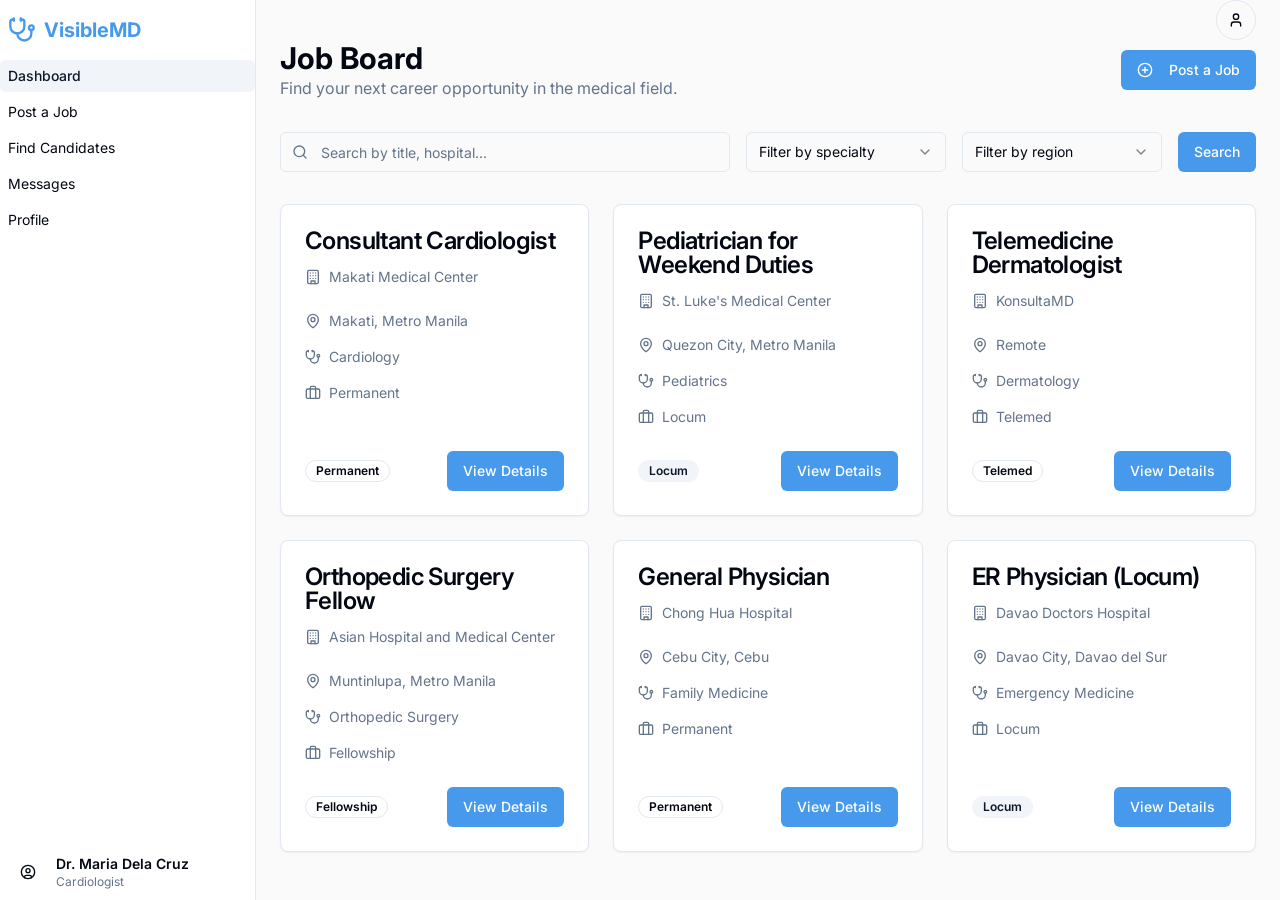
<file: dashboard.html>
<!DOCTYPE html><html lang="en"><head><meta charSet="utf-8"/><meta name="viewport" content="width=device-width, initial-scale=1"/><link rel="stylesheet" href="/_next/static/css/e10b447091424313.css" data-precedence="next"/><link rel="preload" as="script" fetchPriority="low" href="/_next/static/chunks/webpack-3a68ca926a023bb8.js"/><script src="/_next/static/chunks/4bd1b696-4419cc93057fcf32.js" async=""></script><script src="/_next/static/chunks/684-3b891a12a09b0ac4.js" async=""></script><script src="/_next/static/chunks/main-app-455497814caa0ffc.js" async=""></script><script src="/_next/static/chunks/248-3e2974f59c6f9ea7.js" async=""></script><script src="/_next/static/chunks/838-d59eb42b2132bb22.js" async=""></script><script src="/_next/static/chunks/app/layout-f76ad3f7fa90d54c.js" async=""></script><script src="/_next/static/chunks/453-81a25525de981a67.js" async=""></script><script src="/_next/static/chunks/6-cdb6176dda94040b.js" async=""></script><script src="/_next/static/chunks/874-4127c55c33267841.js" async=""></script><script src="/_next/static/chunks/180-2fe8388a669a8950.js" async=""></script><script src="/_next/static/chunks/app/(app)/layout-6b7556a3fbc5ffc6.js" async=""></script><script src="/_next/static/chunks/810-3bb6913d6c8925a8.js" async=""></script><script src="/_next/static/chunks/app/(app)/dashboard/page-6a2255a2bf952c4b.js" async=""></script><link rel="preconnect" href="https://fonts.googleapis.com"/><link rel="preconnect" href="https://fonts.gstatic.com" crossorigin="anonymous"/><link href="https://fonts.googleapis.com/css2?family=Inter:wght@400;500;600;700&amp;display=swap" rel="stylesheet"/><title>VisibleMD</title><meta name="description" content="A professional network and job board for doctors in the Philippines."/><link rel="icon" href="/favicon.ico" type="image/x-icon" sizes="16x16"/><script>document.querySelectorAll('body link[rel="icon"], body link[rel="apple-touch-icon"]').forEach(el => document.head.appendChild(el))</script><script src="/_next/static/chunks/polyfills-42372ed130431b0a.js" noModule=""></script></head><body class="font-body antialiased"><div hidden=""><!--$--><!--/$--></div><div style="--sidebar-width:16rem;--sidebar-width-icon:3rem" class="group/sidebar-wrapper flex min-h-svh w-full has-[[data-variant=inset]]:bg-sidebar"><div class="group peer hidden md:block text-sidebar-foreground" data-state="expanded" data-collapsible="" data-variant="sidebar" data-side="left"><div class="duration-200 relative h-svh w-[--sidebar-width] bg-transparent transition-[width] ease-linear group-data-[collapsible=offcanvas]:w-0 group-data-[side=right]:rotate-180 group-data-[collapsible=icon]:w-[--sidebar-width-icon]"></div><div class="duration-200 fixed inset-y-0 z-10 hidden h-svh w-[--sidebar-width] transition-[left,right,width] ease-linear md:flex left-0 group-data-[collapsible=offcanvas]:left-[calc(var(--sidebar-width)*-1)] group-data-[collapsible=icon]:w-[--sidebar-width-icon] group-data-[side=left]:border-r group-data-[side=right]:border-l"><div data-sidebar="sidebar" class="flex h-full w-full flex-col bg-sidebar group-data-[variant=floating]:rounded-lg group-data-[variant=floating]:border group-data-[variant=floating]:border-sidebar-border group-data-[variant=floating]:shadow"><div data-sidebar="header" class="flex flex-col gap-2 p-2"><div class="flex items-center justify-center sm:justify-start gap-2 py-2"><svg xmlns="http://www.w3.org/2000/svg" width="24" height="24" viewBox="0 0 24 24" fill="none" stroke="currentColor" stroke-width="2" stroke-linecap="round" stroke-linejoin="round" class="lucide lucide-stethoscope h-7 w-7 text-primary"><path d="M11 2v2"></path><path d="M5 2v2"></path><path d="M5 3H4a2 2 0 0 0-2 2v4a6 6 0 0 0 12 0V5a2 2 0 0 0-2-2h-1"></path><path d="M8 15a6 6 0 0 0 12 0v-3"></path><circle cx="20" cy="10" r="2"></circle></svg><h1 class="text-xl font-bold text-primary group-data-[state=collapsed]:hidden">VisibleMD</h1></div></div><div data-sidebar="content" class="flex min-h-0 flex-1 flex-col gap-2 overflow-auto group-data-[collapsible=icon]:overflow-hidden"><ul data-sidebar="menu" class="flex w-full min-w-0 flex-col gap-1"><li data-sidebar="menu-item" class="group/menu-item relative"><a href="/dashboard"><button data-sidebar="menu-button" data-size="default" data-active="true" class="peer/menu-button flex w-full items-center gap-2 overflow-hidden rounded-md p-2 text-left outline-none ring-sidebar-ring transition-[width,height,padding] focus-visible:ring-2 active:bg-sidebar-accent active:text-sidebar-accent-foreground disabled:pointer-events-none disabled:opacity-50 group-has-[[data-sidebar=menu-action]]/menu-item:pr-8 aria-disabled:pointer-events-none aria-disabled:opacity-50 data-[active=true]:bg-sidebar-accent data-[active=true]:font-medium data-[active=true]:text-sidebar-accent-foreground data-[state=open]:hover:bg-sidebar-accent data-[state=open]:hover:text-sidebar-accent-foreground group-data-[collapsible=icon]:!size-8 group-data-[collapsible=icon]:!p-2 [&amp;&gt;span:last-child]:truncate [&amp;&gt;svg]:size-4 [&amp;&gt;svg]:shrink-0 hover:bg-sidebar-accent hover:text-sidebar-accent-foreground h-8 text-sm" icon="[object Object]" data-state="closed">Dashboard</button></a></li><li data-sidebar="menu-item" class="group/menu-item relative"><a href="/post-job"><button data-sidebar="menu-button" data-size="default" data-active="false" class="peer/menu-button flex w-full items-center gap-2 overflow-hidden rounded-md p-2 text-left outline-none ring-sidebar-ring transition-[width,height,padding] focus-visible:ring-2 active:bg-sidebar-accent active:text-sidebar-accent-foreground disabled:pointer-events-none disabled:opacity-50 group-has-[[data-sidebar=menu-action]]/menu-item:pr-8 aria-disabled:pointer-events-none aria-disabled:opacity-50 data-[active=true]:bg-sidebar-accent data-[active=true]:font-medium data-[active=true]:text-sidebar-accent-foreground data-[state=open]:hover:bg-sidebar-accent data-[state=open]:hover:text-sidebar-accent-foreground group-data-[collapsible=icon]:!size-8 group-data-[collapsible=icon]:!p-2 [&amp;&gt;span:last-child]:truncate [&amp;&gt;svg]:size-4 [&amp;&gt;svg]:shrink-0 hover:bg-sidebar-accent hover:text-sidebar-accent-foreground h-8 text-sm" icon="[object Object]" data-state="closed">Post a Job</button></a></li><li data-sidebar="menu-item" class="group/menu-item relative"><a href="/find-candidates"><button data-sidebar="menu-button" data-size="default" data-active="false" class="peer/menu-button flex w-full items-center gap-2 overflow-hidden rounded-md p-2 text-left outline-none ring-sidebar-ring transition-[width,height,padding] focus-visible:ring-2 active:bg-sidebar-accent active:text-sidebar-accent-foreground disabled:pointer-events-none disabled:opacity-50 group-has-[[data-sidebar=menu-action]]/menu-item:pr-8 aria-disabled:pointer-events-none aria-disabled:opacity-50 data-[active=true]:bg-sidebar-accent data-[active=true]:font-medium data-[active=true]:text-sidebar-accent-foreground data-[state=open]:hover:bg-sidebar-accent data-[state=open]:hover:text-sidebar-accent-foreground group-data-[collapsible=icon]:!size-8 group-data-[collapsible=icon]:!p-2 [&amp;&gt;span:last-child]:truncate [&amp;&gt;svg]:size-4 [&amp;&gt;svg]:shrink-0 hover:bg-sidebar-accent hover:text-sidebar-accent-foreground h-8 text-sm" icon="[object Object]" data-state="closed">Find Candidates</button></a></li><li data-sidebar="menu-item" class="group/menu-item relative"><a href="/messages"><button data-sidebar="menu-button" data-size="default" data-active="false" class="peer/menu-button flex w-full items-center gap-2 overflow-hidden rounded-md p-2 text-left outline-none ring-sidebar-ring transition-[width,height,padding] focus-visible:ring-2 active:bg-sidebar-accent active:text-sidebar-accent-foreground disabled:pointer-events-none disabled:opacity-50 group-has-[[data-sidebar=menu-action]]/menu-item:pr-8 aria-disabled:pointer-events-none aria-disabled:opacity-50 data-[active=true]:bg-sidebar-accent data-[active=true]:font-medium data-[active=true]:text-sidebar-accent-foreground data-[state=open]:hover:bg-sidebar-accent data-[state=open]:hover:text-sidebar-accent-foreground group-data-[collapsible=icon]:!size-8 group-data-[collapsible=icon]:!p-2 [&amp;&gt;span:last-child]:truncate [&amp;&gt;svg]:size-4 [&amp;&gt;svg]:shrink-0 hover:bg-sidebar-accent hover:text-sidebar-accent-foreground h-8 text-sm" icon="[object Object]" data-state="closed">Messages</button></a></li><li data-sidebar="menu-item" class="group/menu-item relative"><a href="/profile"><button data-sidebar="menu-button" data-size="default" data-active="false" class="peer/menu-button flex w-full items-center gap-2 overflow-hidden rounded-md p-2 text-left outline-none ring-sidebar-ring transition-[width,height,padding] focus-visible:ring-2 active:bg-sidebar-accent active:text-sidebar-accent-foreground disabled:pointer-events-none disabled:opacity-50 group-has-[[data-sidebar=menu-action]]/menu-item:pr-8 aria-disabled:pointer-events-none aria-disabled:opacity-50 data-[active=true]:bg-sidebar-accent data-[active=true]:font-medium data-[active=true]:text-sidebar-accent-foreground data-[state=open]:hover:bg-sidebar-accent data-[state=open]:hover:text-sidebar-accent-foreground group-data-[collapsible=icon]:!size-8 group-data-[collapsible=icon]:!p-2 [&amp;&gt;span:last-child]:truncate [&amp;&gt;svg]:size-4 [&amp;&gt;svg]:shrink-0 hover:bg-sidebar-accent hover:text-sidebar-accent-foreground h-8 text-sm" icon="[object Object]" data-state="closed">Profile</button></a></li></ul></div><div data-sidebar="footer" class="flex flex-col gap-2 p-2"><div class="flex items-center gap-2"><button class="inline-flex items-center justify-center gap-2 whitespace-nowrap rounded-md text-sm font-medium ring-offset-background transition-colors focus-visible:outline-none focus-visible:ring-2 focus-visible:ring-ring focus-visible:ring-offset-2 disabled:pointer-events-none disabled:opacity-50 [&amp;_svg]:pointer-events-none [&amp;_svg]:size-4 [&amp;_svg]:shrink-0 hover:bg-accent hover:text-accent-foreground h-10 w-10"><svg xmlns="http://www.w3.org/2000/svg" width="24" height="24" viewBox="0 0 24 24" fill="none" stroke="currentColor" stroke-width="2" stroke-linecap="round" stroke-linejoin="round" class="lucide lucide-circle-user"><circle cx="12" cy="12" r="10"></circle><circle cx="12" cy="10" r="3"></circle><path d="M7 20.662V19a2 2 0 0 1 2-2h6a2 2 0 0 1 2 2v1.662"></path></svg></button><div class="flex flex-col group-data-[state=collapsed]:hidden"><span class="text-sm font-semibold">Dr. Maria Dela Cruz</span><span class="text-xs text-muted-foreground">Cardiologist</span></div></div></div></div></div></div><main class="relative flex min-h-svh flex-1 flex-col bg-background peer-data-[variant=inset]:min-h-[calc(100svh-theme(spacing.4))] md:peer-data-[variant=inset]:m-2 md:peer-data-[state=collapsed]:peer-data-[variant=inset]:ml-2 md:peer-data-[variant=inset]:ml-0 md:peer-data-[variant=inset]:rounded-xl md:peer-data-[variant=inset]:shadow"><header class="sticky top-0 z-30 flex h-14 items-center gap-4 border-b bg-background px-4 sm:static sm:h-auto sm:border-0 sm:bg-transparent sm:px-6"><button class="inline-flex items-center justify-center gap-2 whitespace-nowrap rounded-md text-sm font-medium ring-offset-background transition-colors focus-visible:outline-none focus-visible:ring-2 focus-visible:ring-ring focus-visible:ring-offset-2 disabled:pointer-events-none disabled:opacity-50 [&amp;_svg]:pointer-events-none [&amp;_svg]:size-4 [&amp;_svg]:shrink-0 hover:bg-accent hover:text-accent-foreground h-7 w-7 sm:hidden" data-sidebar="trigger"><svg xmlns="http://www.w3.org/2000/svg" width="24" height="24" viewBox="0 0 24 24" fill="none" stroke="currentColor" stroke-width="2" stroke-linecap="round" stroke-linejoin="round" class="lucide lucide-panel-left"><rect width="18" height="18" x="3" y="3" rx="2"></rect><path d="M9 3v18"></path></svg><span class="sr-only">Toggle Sidebar</span></button><div class="relative ml-auto flex-1 md:grow-0"></div><button class="inline-flex items-center justify-center gap-2 whitespace-nowrap text-sm font-medium ring-offset-background transition-colors focus-visible:outline-none focus-visible:ring-2 focus-visible:ring-ring focus-visible:ring-offset-2 disabled:pointer-events-none disabled:opacity-50 [&amp;_svg]:pointer-events-none [&amp;_svg]:size-4 [&amp;_svg]:shrink-0 border border-input bg-background hover:bg-accent hover:text-accent-foreground h-10 w-10 overflow-hidden rounded-full" type="button" id="radix-«Rrbdb»" aria-haspopup="menu" aria-expanded="false" data-state="closed"><svg xmlns="http://www.w3.org/2000/svg" width="24" height="24" viewBox="0 0 24 24" fill="none" stroke="currentColor" stroke-width="2" stroke-linecap="round" stroke-linejoin="round" class="lucide lucide-user"><path d="M19 21v-2a4 4 0 0 0-4-4H9a4 4 0 0 0-4 4v2"></path><circle cx="12" cy="7" r="4"></circle></svg></button></header><main class="flex-1 p-4 sm:px-6 sm:py-0"><div class="flex flex-col gap-8"><div class="flex items-center justify-between"><div><h1 class="text-3xl font-bold">Job Board</h1><p class="text-muted-foreground">Find your next career opportunity in the medical field.</p></div><a href="/post-job"><button class="inline-flex items-center justify-center gap-2 whitespace-nowrap rounded-md text-sm font-medium ring-offset-background transition-colors focus-visible:outline-none focus-visible:ring-2 focus-visible:ring-ring focus-visible:ring-offset-2 disabled:pointer-events-none disabled:opacity-50 [&amp;_svg]:pointer-events-none [&amp;_svg]:size-4 [&amp;_svg]:shrink-0 bg-primary text-primary-foreground hover:bg-primary/90 h-10 px-4 py-2"><svg xmlns="http://www.w3.org/2000/svg" width="24" height="24" viewBox="0 0 24 24" fill="none" stroke="currentColor" stroke-width="2" stroke-linecap="round" stroke-linejoin="round" class="lucide lucide-circle-plus mr-2 h-4 w-4"><circle cx="12" cy="12" r="10"></circle><path d="M8 12h8"></path><path d="M12 8v8"></path></svg>Post a Job</button></a></div><div class="flex flex-col md:flex-row gap-4"><div class="relative flex-1"><svg xmlns="http://www.w3.org/2000/svg" width="24" height="24" viewBox="0 0 24 24" fill="none" stroke="currentColor" stroke-width="2" stroke-linecap="round" stroke-linejoin="round" class="lucide lucide-search absolute left-3 top-1/2 -translate-y-1/2 h-4 w-4 text-muted-foreground"><circle cx="11" cy="11" r="8"></circle><path d="m21 21-4.3-4.3"></path></svg><input class="flex h-10 w-full rounded-md border border-input bg-background px-3 py-2 text-base ring-offset-background file:border-0 file:bg-transparent file:text-sm file:font-medium file:text-foreground placeholder:text-muted-foreground focus-visible:outline-none focus-visible:ring-2 focus-visible:ring-ring focus-visible:ring-offset-2 disabled:cursor-not-allowed disabled:opacity-50 md:text-sm pl-10" placeholder="Search by title, hospital..."/></div><button type="button" role="combobox" aria-controls="radix-«Rkutbdb»" aria-expanded="false" aria-autocomplete="none" dir="ltr" data-state="closed" data-placeholder="" class="flex h-10 items-center justify-between rounded-md border border-input bg-background px-3 py-2 text-sm ring-offset-background placeholder:text-muted-foreground focus:outline-none focus:ring-2 focus:ring-ring focus:ring-offset-2 disabled:cursor-not-allowed disabled:opacity-50 [&amp;&gt;span]:line-clamp-1 w-full md:w-[200px]"><span style="pointer-events:none">Filter by specialty</span><svg xmlns="http://www.w3.org/2000/svg" width="24" height="24" viewBox="0 0 24 24" fill="none" stroke="currentColor" stroke-width="2" stroke-linecap="round" stroke-linejoin="round" class="lucide lucide-chevron-down h-4 w-4 opacity-50" aria-hidden="true"><path d="m6 9 6 6 6-6"></path></svg></button><select aria-hidden="true" tabindex="-1" style="position:absolute;border:0;width:1px;height:1px;padding:0;margin:-1px;overflow:hidden;clip:rect(0, 0, 0, 0);white-space:nowrap;word-wrap:normal"><option value=""></option></select><button type="button" role="combobox" aria-controls="radix-«Rsutbdb»" aria-expanded="false" aria-autocomplete="none" dir="ltr" data-state="closed" data-placeholder="" class="flex h-10 items-center justify-between rounded-md border border-input bg-background px-3 py-2 text-sm ring-offset-background placeholder:text-muted-foreground focus:outline-none focus:ring-2 focus:ring-ring focus:ring-offset-2 disabled:cursor-not-allowed disabled:opacity-50 [&amp;&gt;span]:line-clamp-1 w-full md:w-[200px]"><span style="pointer-events:none">Filter by region</span><svg xmlns="http://www.w3.org/2000/svg" width="24" height="24" viewBox="0 0 24 24" fill="none" stroke="currentColor" stroke-width="2" stroke-linecap="round" stroke-linejoin="round" class="lucide lucide-chevron-down h-4 w-4 opacity-50" aria-hidden="true"><path d="m6 9 6 6 6-6"></path></svg></button><select aria-hidden="true" tabindex="-1" style="position:absolute;border:0;width:1px;height:1px;padding:0;margin:-1px;overflow:hidden;clip:rect(0, 0, 0, 0);white-space:nowrap;word-wrap:normal"><option value=""></option></select><button class="inline-flex items-center justify-center gap-2 whitespace-nowrap rounded-md text-sm font-medium ring-offset-background transition-colors focus-visible:outline-none focus-visible:ring-2 focus-visible:ring-ring focus-visible:ring-offset-2 disabled:pointer-events-none disabled:opacity-50 [&amp;_svg]:pointer-events-none [&amp;_svg]:size-4 [&amp;_svg]:shrink-0 bg-primary text-primary-foreground hover:bg-primary/90 h-10 px-4 py-2">Search</button></div><div class="grid grid-cols-1 md:grid-cols-2 lg:grid-cols-3 gap-6"><div class="rounded-lg border bg-card text-card-foreground shadow-sm flex flex-col"><div class="flex flex-col space-y-1.5 p-6"><div class="text-2xl font-semibold leading-none tracking-tight">Consultant Cardiologist</div><div class="text-sm text-muted-foreground flex items-center gap-2 pt-2"><svg xmlns="http://www.w3.org/2000/svg" width="24" height="24" viewBox="0 0 24 24" fill="none" stroke="currentColor" stroke-width="2" stroke-linecap="round" stroke-linejoin="round" class="lucide lucide-building h-4 w-4"><rect width="16" height="20" x="4" y="2" rx="2" ry="2"></rect><path d="M9 22v-4h6v4"></path><path d="M8 6h.01"></path><path d="M16 6h.01"></path><path d="M12 6h.01"></path><path d="M12 10h.01"></path><path d="M12 14h.01"></path><path d="M16 10h.01"></path><path d="M16 14h.01"></path><path d="M8 10h.01"></path><path d="M8 14h.01"></path></svg> <!-- -->Makati Medical Center</div></div><div class="p-6 pt-0 flex-grow space-y-4"><div class="flex items-center gap-2 text-sm text-muted-foreground"><svg xmlns="http://www.w3.org/2000/svg" width="24" height="24" viewBox="0 0 24 24" fill="none" stroke="currentColor" stroke-width="2" stroke-linecap="round" stroke-linejoin="round" class="lucide lucide-map-pin h-4 w-4"><path d="M20 10c0 4.993-5.539 10.193-7.399 11.799a1 1 0 0 1-1.202 0C9.539 20.193 4 14.993 4 10a8 8 0 0 1 16 0"></path><circle cx="12" cy="10" r="3"></circle></svg><span>Makati, Metro Manila</span></div><div class="flex items-center gap-2 text-sm text-muted-foreground"><svg xmlns="http://www.w3.org/2000/svg" width="24" height="24" viewBox="0 0 24 24" fill="none" stroke="currentColor" stroke-width="2" stroke-linecap="round" stroke-linejoin="round" class="lucide lucide-stethoscope h-4 w-4"><path d="M11 2v2"></path><path d="M5 2v2"></path><path d="M5 3H4a2 2 0 0 0-2 2v4a6 6 0 0 0 12 0V5a2 2 0 0 0-2-2h-1"></path><path d="M8 15a6 6 0 0 0 12 0v-3"></path><circle cx="20" cy="10" r="2"></circle></svg><span>Cardiology</span></div><div class="flex items-center gap-2 text-sm text-muted-foreground"><svg xmlns="http://www.w3.org/2000/svg" width="24" height="24" viewBox="0 0 24 24" fill="none" stroke="currentColor" stroke-width="2" stroke-linecap="round" stroke-linejoin="round" class="lucide lucide-briefcase h-4 w-4"><path d="M16 20V4a2 2 0 0 0-2-2h-4a2 2 0 0 0-2 2v16"></path><rect width="20" height="14" x="2" y="6" rx="2"></rect></svg><span>Permanent</span></div></div><div class="p-6 pt-0 flex justify-between items-center"><div class="inline-flex items-center rounded-full border px-2.5 py-0.5 text-xs font-semibold transition-colors focus:outline-none focus:ring-2 focus:ring-ring focus:ring-offset-2 text-foreground">Permanent</div><button class="inline-flex items-center justify-center gap-2 whitespace-nowrap rounded-md text-sm font-medium ring-offset-background transition-colors focus-visible:outline-none focus-visible:ring-2 focus-visible:ring-ring focus-visible:ring-offset-2 disabled:pointer-events-none disabled:opacity-50 [&amp;_svg]:pointer-events-none [&amp;_svg]:size-4 [&amp;_svg]:shrink-0 bg-primary text-primary-foreground hover:bg-primary/90 h-10 px-4 py-2">View Details</button></div></div><div class="rounded-lg border bg-card text-card-foreground shadow-sm flex flex-col"><div class="flex flex-col space-y-1.5 p-6"><div class="text-2xl font-semibold leading-none tracking-tight">Pediatrician for Weekend Duties</div><div class="text-sm text-muted-foreground flex items-center gap-2 pt-2"><svg xmlns="http://www.w3.org/2000/svg" width="24" height="24" viewBox="0 0 24 24" fill="none" stroke="currentColor" stroke-width="2" stroke-linecap="round" stroke-linejoin="round" class="lucide lucide-building h-4 w-4"><rect width="16" height="20" x="4" y="2" rx="2" ry="2"></rect><path d="M9 22v-4h6v4"></path><path d="M8 6h.01"></path><path d="M16 6h.01"></path><path d="M12 6h.01"></path><path d="M12 10h.01"></path><path d="M12 14h.01"></path><path d="M16 10h.01"></path><path d="M16 14h.01"></path><path d="M8 10h.01"></path><path d="M8 14h.01"></path></svg> <!-- -->St. Luke&#x27;s Medical Center</div></div><div class="p-6 pt-0 flex-grow space-y-4"><div class="flex items-center gap-2 text-sm text-muted-foreground"><svg xmlns="http://www.w3.org/2000/svg" width="24" height="24" viewBox="0 0 24 24" fill="none" stroke="currentColor" stroke-width="2" stroke-linecap="round" stroke-linejoin="round" class="lucide lucide-map-pin h-4 w-4"><path d="M20 10c0 4.993-5.539 10.193-7.399 11.799a1 1 0 0 1-1.202 0C9.539 20.193 4 14.993 4 10a8 8 0 0 1 16 0"></path><circle cx="12" cy="10" r="3"></circle></svg><span>Quezon City, Metro Manila</span></div><div class="flex items-center gap-2 text-sm text-muted-foreground"><svg xmlns="http://www.w3.org/2000/svg" width="24" height="24" viewBox="0 0 24 24" fill="none" stroke="currentColor" stroke-width="2" stroke-linecap="round" stroke-linejoin="round" class="lucide lucide-stethoscope h-4 w-4"><path d="M11 2v2"></path><path d="M5 2v2"></path><path d="M5 3H4a2 2 0 0 0-2 2v4a6 6 0 0 0 12 0V5a2 2 0 0 0-2-2h-1"></path><path d="M8 15a6 6 0 0 0 12 0v-3"></path><circle cx="20" cy="10" r="2"></circle></svg><span>Pediatrics</span></div><div class="flex items-center gap-2 text-sm text-muted-foreground"><svg xmlns="http://www.w3.org/2000/svg" width="24" height="24" viewBox="0 0 24 24" fill="none" stroke="currentColor" stroke-width="2" stroke-linecap="round" stroke-linejoin="round" class="lucide lucide-briefcase h-4 w-4"><path d="M16 20V4a2 2 0 0 0-2-2h-4a2 2 0 0 0-2 2v16"></path><rect width="20" height="14" x="2" y="6" rx="2"></rect></svg><span>Locum</span></div></div><div class="p-6 pt-0 flex justify-between items-center"><div class="inline-flex items-center rounded-full border px-2.5 py-0.5 text-xs font-semibold transition-colors focus:outline-none focus:ring-2 focus:ring-ring focus:ring-offset-2 border-transparent bg-secondary text-secondary-foreground hover:bg-secondary/80">Locum</div><button class="inline-flex items-center justify-center gap-2 whitespace-nowrap rounded-md text-sm font-medium ring-offset-background transition-colors focus-visible:outline-none focus-visible:ring-2 focus-visible:ring-ring focus-visible:ring-offset-2 disabled:pointer-events-none disabled:opacity-50 [&amp;_svg]:pointer-events-none [&amp;_svg]:size-4 [&amp;_svg]:shrink-0 bg-primary text-primary-foreground hover:bg-primary/90 h-10 px-4 py-2">View Details</button></div></div><div class="rounded-lg border bg-card text-card-foreground shadow-sm flex flex-col"><div class="flex flex-col space-y-1.5 p-6"><div class="text-2xl font-semibold leading-none tracking-tight">Telemedicine Dermatologist</div><div class="text-sm text-muted-foreground flex items-center gap-2 pt-2"><svg xmlns="http://www.w3.org/2000/svg" width="24" height="24" viewBox="0 0 24 24" fill="none" stroke="currentColor" stroke-width="2" stroke-linecap="round" stroke-linejoin="round" class="lucide lucide-building h-4 w-4"><rect width="16" height="20" x="4" y="2" rx="2" ry="2"></rect><path d="M9 22v-4h6v4"></path><path d="M8 6h.01"></path><path d="M16 6h.01"></path><path d="M12 6h.01"></path><path d="M12 10h.01"></path><path d="M12 14h.01"></path><path d="M16 10h.01"></path><path d="M16 14h.01"></path><path d="M8 10h.01"></path><path d="M8 14h.01"></path></svg> <!-- -->KonsultaMD</div></div><div class="p-6 pt-0 flex-grow space-y-4"><div class="flex items-center gap-2 text-sm text-muted-foreground"><svg xmlns="http://www.w3.org/2000/svg" width="24" height="24" viewBox="0 0 24 24" fill="none" stroke="currentColor" stroke-width="2" stroke-linecap="round" stroke-linejoin="round" class="lucide lucide-map-pin h-4 w-4"><path d="M20 10c0 4.993-5.539 10.193-7.399 11.799a1 1 0 0 1-1.202 0C9.539 20.193 4 14.993 4 10a8 8 0 0 1 16 0"></path><circle cx="12" cy="10" r="3"></circle></svg><span>Remote</span></div><div class="flex items-center gap-2 text-sm text-muted-foreground"><svg xmlns="http://www.w3.org/2000/svg" width="24" height="24" viewBox="0 0 24 24" fill="none" stroke="currentColor" stroke-width="2" stroke-linecap="round" stroke-linejoin="round" class="lucide lucide-stethoscope h-4 w-4"><path d="M11 2v2"></path><path d="M5 2v2"></path><path d="M5 3H4a2 2 0 0 0-2 2v4a6 6 0 0 0 12 0V5a2 2 0 0 0-2-2h-1"></path><path d="M8 15a6 6 0 0 0 12 0v-3"></path><circle cx="20" cy="10" r="2"></circle></svg><span>Dermatology</span></div><div class="flex items-center gap-2 text-sm text-muted-foreground"><svg xmlns="http://www.w3.org/2000/svg" width="24" height="24" viewBox="0 0 24 24" fill="none" stroke="currentColor" stroke-width="2" stroke-linecap="round" stroke-linejoin="round" class="lucide lucide-briefcase h-4 w-4"><path d="M16 20V4a2 2 0 0 0-2-2h-4a2 2 0 0 0-2 2v16"></path><rect width="20" height="14" x="2" y="6" rx="2"></rect></svg><span>Telemed</span></div></div><div class="p-6 pt-0 flex justify-between items-center"><div class="inline-flex items-center rounded-full border px-2.5 py-0.5 text-xs font-semibold transition-colors focus:outline-none focus:ring-2 focus:ring-ring focus:ring-offset-2 text-foreground">Telemed</div><button class="inline-flex items-center justify-center gap-2 whitespace-nowrap rounded-md text-sm font-medium ring-offset-background transition-colors focus-visible:outline-none focus-visible:ring-2 focus-visible:ring-ring focus-visible:ring-offset-2 disabled:pointer-events-none disabled:opacity-50 [&amp;_svg]:pointer-events-none [&amp;_svg]:size-4 [&amp;_svg]:shrink-0 bg-primary text-primary-foreground hover:bg-primary/90 h-10 px-4 py-2">View Details</button></div></div><div class="rounded-lg border bg-card text-card-foreground shadow-sm flex flex-col"><div class="flex flex-col space-y-1.5 p-6"><div class="text-2xl font-semibold leading-none tracking-tight">Orthopedic Surgery Fellow</div><div class="text-sm text-muted-foreground flex items-center gap-2 pt-2"><svg xmlns="http://www.w3.org/2000/svg" width="24" height="24" viewBox="0 0 24 24" fill="none" stroke="currentColor" stroke-width="2" stroke-linecap="round" stroke-linejoin="round" class="lucide lucide-building h-4 w-4"><rect width="16" height="20" x="4" y="2" rx="2" ry="2"></rect><path d="M9 22v-4h6v4"></path><path d="M8 6h.01"></path><path d="M16 6h.01"></path><path d="M12 6h.01"></path><path d="M12 10h.01"></path><path d="M12 14h.01"></path><path d="M16 10h.01"></path><path d="M16 14h.01"></path><path d="M8 10h.01"></path><path d="M8 14h.01"></path></svg> <!-- -->Asian Hospital and Medical Center</div></div><div class="p-6 pt-0 flex-grow space-y-4"><div class="flex items-center gap-2 text-sm text-muted-foreground"><svg xmlns="http://www.w3.org/2000/svg" width="24" height="24" viewBox="0 0 24 24" fill="none" stroke="currentColor" stroke-width="2" stroke-linecap="round" stroke-linejoin="round" class="lucide lucide-map-pin h-4 w-4"><path d="M20 10c0 4.993-5.539 10.193-7.399 11.799a1 1 0 0 1-1.202 0C9.539 20.193 4 14.993 4 10a8 8 0 0 1 16 0"></path><circle cx="12" cy="10" r="3"></circle></svg><span>Muntinlupa, Metro Manila</span></div><div class="flex items-center gap-2 text-sm text-muted-foreground"><svg xmlns="http://www.w3.org/2000/svg" width="24" height="24" viewBox="0 0 24 24" fill="none" stroke="currentColor" stroke-width="2" stroke-linecap="round" stroke-linejoin="round" class="lucide lucide-stethoscope h-4 w-4"><path d="M11 2v2"></path><path d="M5 2v2"></path><path d="M5 3H4a2 2 0 0 0-2 2v4a6 6 0 0 0 12 0V5a2 2 0 0 0-2-2h-1"></path><path d="M8 15a6 6 0 0 0 12 0v-3"></path><circle cx="20" cy="10" r="2"></circle></svg><span>Orthopedic Surgery</span></div><div class="flex items-center gap-2 text-sm text-muted-foreground"><svg xmlns="http://www.w3.org/2000/svg" width="24" height="24" viewBox="0 0 24 24" fill="none" stroke="currentColor" stroke-width="2" stroke-linecap="round" stroke-linejoin="round" class="lucide lucide-briefcase h-4 w-4"><path d="M16 20V4a2 2 0 0 0-2-2h-4a2 2 0 0 0-2 2v16"></path><rect width="20" height="14" x="2" y="6" rx="2"></rect></svg><span>Fellowship</span></div></div><div class="p-6 pt-0 flex justify-between items-center"><div class="inline-flex items-center rounded-full border px-2.5 py-0.5 text-xs font-semibold transition-colors focus:outline-none focus:ring-2 focus:ring-ring focus:ring-offset-2 text-foreground">Fellowship</div><button class="inline-flex items-center justify-center gap-2 whitespace-nowrap rounded-md text-sm font-medium ring-offset-background transition-colors focus-visible:outline-none focus-visible:ring-2 focus-visible:ring-ring focus-visible:ring-offset-2 disabled:pointer-events-none disabled:opacity-50 [&amp;_svg]:pointer-events-none [&amp;_svg]:size-4 [&amp;_svg]:shrink-0 bg-primary text-primary-foreground hover:bg-primary/90 h-10 px-4 py-2">View Details</button></div></div><div class="rounded-lg border bg-card text-card-foreground shadow-sm flex flex-col"><div class="flex flex-col space-y-1.5 p-6"><div class="text-2xl font-semibold leading-none tracking-tight">General Physician</div><div class="text-sm text-muted-foreground flex items-center gap-2 pt-2"><svg xmlns="http://www.w3.org/2000/svg" width="24" height="24" viewBox="0 0 24 24" fill="none" stroke="currentColor" stroke-width="2" stroke-linecap="round" stroke-linejoin="round" class="lucide lucide-building h-4 w-4"><rect width="16" height="20" x="4" y="2" rx="2" ry="2"></rect><path d="M9 22v-4h6v4"></path><path d="M8 6h.01"></path><path d="M16 6h.01"></path><path d="M12 6h.01"></path><path d="M12 10h.01"></path><path d="M12 14h.01"></path><path d="M16 10h.01"></path><path d="M16 14h.01"></path><path d="M8 10h.01"></path><path d="M8 14h.01"></path></svg> <!-- -->Chong Hua Hospital</div></div><div class="p-6 pt-0 flex-grow space-y-4"><div class="flex items-center gap-2 text-sm text-muted-foreground"><svg xmlns="http://www.w3.org/2000/svg" width="24" height="24" viewBox="0 0 24 24" fill="none" stroke="currentColor" stroke-width="2" stroke-linecap="round" stroke-linejoin="round" class="lucide lucide-map-pin h-4 w-4"><path d="M20 10c0 4.993-5.539 10.193-7.399 11.799a1 1 0 0 1-1.202 0C9.539 20.193 4 14.993 4 10a8 8 0 0 1 16 0"></path><circle cx="12" cy="10" r="3"></circle></svg><span>Cebu City, Cebu</span></div><div class="flex items-center gap-2 text-sm text-muted-foreground"><svg xmlns="http://www.w3.org/2000/svg" width="24" height="24" viewBox="0 0 24 24" fill="none" stroke="currentColor" stroke-width="2" stroke-linecap="round" stroke-linejoin="round" class="lucide lucide-stethoscope h-4 w-4"><path d="M11 2v2"></path><path d="M5 2v2"></path><path d="M5 3H4a2 2 0 0 0-2 2v4a6 6 0 0 0 12 0V5a2 2 0 0 0-2-2h-1"></path><path d="M8 15a6 6 0 0 0 12 0v-3"></path><circle cx="20" cy="10" r="2"></circle></svg><span>Family Medicine</span></div><div class="flex items-center gap-2 text-sm text-muted-foreground"><svg xmlns="http://www.w3.org/2000/svg" width="24" height="24" viewBox="0 0 24 24" fill="none" stroke="currentColor" stroke-width="2" stroke-linecap="round" stroke-linejoin="round" class="lucide lucide-briefcase h-4 w-4"><path d="M16 20V4a2 2 0 0 0-2-2h-4a2 2 0 0 0-2 2v16"></path><rect width="20" height="14" x="2" y="6" rx="2"></rect></svg><span>Permanent</span></div></div><div class="p-6 pt-0 flex justify-between items-center"><div class="inline-flex items-center rounded-full border px-2.5 py-0.5 text-xs font-semibold transition-colors focus:outline-none focus:ring-2 focus:ring-ring focus:ring-offset-2 text-foreground">Permanent</div><button class="inline-flex items-center justify-center gap-2 whitespace-nowrap rounded-md text-sm font-medium ring-offset-background transition-colors focus-visible:outline-none focus-visible:ring-2 focus-visible:ring-ring focus-visible:ring-offset-2 disabled:pointer-events-none disabled:opacity-50 [&amp;_svg]:pointer-events-none [&amp;_svg]:size-4 [&amp;_svg]:shrink-0 bg-primary text-primary-foreground hover:bg-primary/90 h-10 px-4 py-2">View Details</button></div></div><div class="rounded-lg border bg-card text-card-foreground shadow-sm flex flex-col"><div class="flex flex-col space-y-1.5 p-6"><div class="text-2xl font-semibold leading-none tracking-tight">ER Physician (Locum)</div><div class="text-sm text-muted-foreground flex items-center gap-2 pt-2"><svg xmlns="http://www.w3.org/2000/svg" width="24" height="24" viewBox="0 0 24 24" fill="none" stroke="currentColor" stroke-width="2" stroke-linecap="round" stroke-linejoin="round" class="lucide lucide-building h-4 w-4"><rect width="16" height="20" x="4" y="2" rx="2" ry="2"></rect><path d="M9 22v-4h6v4"></path><path d="M8 6h.01"></path><path d="M16 6h.01"></path><path d="M12 6h.01"></path><path d="M12 10h.01"></path><path d="M12 14h.01"></path><path d="M16 10h.01"></path><path d="M16 14h.01"></path><path d="M8 10h.01"></path><path d="M8 14h.01"></path></svg> <!-- -->Davao Doctors Hospital</div></div><div class="p-6 pt-0 flex-grow space-y-4"><div class="flex items-center gap-2 text-sm text-muted-foreground"><svg xmlns="http://www.w3.org/2000/svg" width="24" height="24" viewBox="0 0 24 24" fill="none" stroke="currentColor" stroke-width="2" stroke-linecap="round" stroke-linejoin="round" class="lucide lucide-map-pin h-4 w-4"><path d="M20 10c0 4.993-5.539 10.193-7.399 11.799a1 1 0 0 1-1.202 0C9.539 20.193 4 14.993 4 10a8 8 0 0 1 16 0"></path><circle cx="12" cy="10" r="3"></circle></svg><span>Davao City, Davao del Sur</span></div><div class="flex items-center gap-2 text-sm text-muted-foreground"><svg xmlns="http://www.w3.org/2000/svg" width="24" height="24" viewBox="0 0 24 24" fill="none" stroke="currentColor" stroke-width="2" stroke-linecap="round" stroke-linejoin="round" class="lucide lucide-stethoscope h-4 w-4"><path d="M11 2v2"></path><path d="M5 2v2"></path><path d="M5 3H4a2 2 0 0 0-2 2v4a6 6 0 0 0 12 0V5a2 2 0 0 0-2-2h-1"></path><path d="M8 15a6 6 0 0 0 12 0v-3"></path><circle cx="20" cy="10" r="2"></circle></svg><span>Emergency Medicine</span></div><div class="flex items-center gap-2 text-sm text-muted-foreground"><svg xmlns="http://www.w3.org/2000/svg" width="24" height="24" viewBox="0 0 24 24" fill="none" stroke="currentColor" stroke-width="2" stroke-linecap="round" stroke-linejoin="round" class="lucide lucide-briefcase h-4 w-4"><path d="M16 20V4a2 2 0 0 0-2-2h-4a2 2 0 0 0-2 2v16"></path><rect width="20" height="14" x="2" y="6" rx="2"></rect></svg><span>Locum</span></div></div><div class="p-6 pt-0 flex justify-between items-center"><div class="inline-flex items-center rounded-full border px-2.5 py-0.5 text-xs font-semibold transition-colors focus:outline-none focus:ring-2 focus:ring-ring focus:ring-offset-2 border-transparent bg-secondary text-secondary-foreground hover:bg-secondary/80">Locum</div><button class="inline-flex items-center justify-center gap-2 whitespace-nowrap rounded-md text-sm font-medium ring-offset-background transition-colors focus-visible:outline-none focus-visible:ring-2 focus-visible:ring-ring focus-visible:ring-offset-2 disabled:pointer-events-none disabled:opacity-50 [&amp;_svg]:pointer-events-none [&amp;_svg]:size-4 [&amp;_svg]:shrink-0 bg-primary text-primary-foreground hover:bg-primary/90 h-10 px-4 py-2">View Details</button></div></div></div></div><!--$--><!--/$--></main></main></div><div role="region" aria-label="Notifications (F8)" tabindex="-1" style="pointer-events:none"><ol tabindex="-1" class="fixed top-0 z-[100] flex max-h-screen w-full flex-col-reverse p-4 sm:bottom-0 sm:right-0 sm:top-auto sm:flex-col md:max-w-[420px]"></ol></div><script src="/_next/static/chunks/webpack-3a68ca926a023bb8.js" async=""></script><script>(self.__next_f=self.__next_f||[]).push([0])</script><script>self.__next_f.push([1,"1:\"$Sreact.fragment\"\n2:I[7555,[],\"\"]\n3:I[1295,[],\"\"]\n4:I[9156,[\"248\",\"static/chunks/248-3e2974f59c6f9ea7.js\",\"838\",\"static/chunks/838-d59eb42b2132bb22.js\",\"177\",\"static/chunks/app/layout-f76ad3f7fa90d54c.js\"],\"Toaster\"]\n5:I[4970,[],\"ClientSegmentRoot\"]\n6:I[7007,[\"248\",\"static/chunks/248-3e2974f59c6f9ea7.js\",\"453\",\"static/chunks/453-81a25525de981a67.js\",\"838\",\"static/chunks/838-d59eb42b2132bb22.js\",\"6\",\"static/chunks/6-cdb6176dda94040b.js\",\"874\",\"static/chunks/874-4127c55c33267841.js\",\"180\",\"static/chunks/180-2fe8388a669a8950.js\",\"944\",\"static/chunks/app/(app)/layout-6b7556a3fbc5ffc6.js\"],\"default\"]\n8:I[6874,[\"248\",\"static/chunks/248-3e2974f59c6f9ea7.js\",\"453\",\"static/chunks/453-81a25525de981a67.js\",\"838\",\"static/chunks/838-d59eb42b2132bb22.js\",\"6\",\"static/chunks/6-cdb6176dda94040b.js\",\"874\",\"static/chunks/874-4127c55c33267841.js\",\"810\",\"static/chunks/810-3bb6913d6c8925a8.js\",\"536\",\"static/chunks/app/(app)/dashboard/page-6a2255a2bf952c4b.js\"],\"\"]\n9:I[9409,[\"248\",\"static/chunks/248-3e2974f59c6f9ea7.js\",\"453\",\"static/chunks/453-81a25525de981a67.js\",\"838\",\"static/chunks/838-d59eb42b2132bb22.js\",\"6\",\"static/chunks/6-cdb6176dda94040b.js\",\"874\",\"static/chunks/874-4127c55c33267841.js\",\"810\",\"static/chunks/810-3bb6913d6c8925a8.js\",\"536\",\"static/chunks/app/(app)/dashboard/page-6a2255a2bf952c4b.js\"],\"Select\"]\na:I[9409,[\"248\",\"static/chunks/248-3e2974f59c6f9ea7.js\",\"453\",\"static/chunks/453-81a25525de981a67.js\",\"838\",\"static/chunks/838-d59eb42b2132bb22.js\",\"6\",\"static/chunks/6-cdb6176dda94040b.js\",\"874\",\"static/chunks/874-4127c55c33267841.js\",\"810\",\"static/chunks/810-3bb6913d6c8925a8.js\",\"536\",\"static/chunks/app/(app)/dashboard/page-6a2255a2bf952c4b.js\"],\"SelectTrigger\"]\nb:I[9409,[\"248\",\"static/chunks/248-3e2974f59c6f9ea7.js\",\"453\",\"static/chunks/453-81a25525de981a67.js\",\"838\",\"static/chunks/838-d59eb42b2132bb22.js\",\"6\",\"static/chunks/6-cdb6176dda94040b.js\",\"874\",\"static/chunks/874-4127c55c33267841.js\",\"810\",\"static/chunks/810-3bb6913d6c8925a8.js\",\"536\",\"static/chunks/app/(app)/dashboard/page-6a2255a2bf952c4b.js\"],\"SelectValu"])</script><script>self.__next_f.push([1,"e\"]\nc:I[9409,[\"248\",\"static/chunks/248-3e2974f59c6f9ea7.js\",\"453\",\"static/chunks/453-81a25525de981a67.js\",\"838\",\"static/chunks/838-d59eb42b2132bb22.js\",\"6\",\"static/chunks/6-cdb6176dda94040b.js\",\"874\",\"static/chunks/874-4127c55c33267841.js\",\"810\",\"static/chunks/810-3bb6913d6c8925a8.js\",\"536\",\"static/chunks/app/(app)/dashboard/page-6a2255a2bf952c4b.js\"],\"SelectContent\"]\nd:I[9409,[\"248\",\"static/chunks/248-3e2974f59c6f9ea7.js\",\"453\",\"static/chunks/453-81a25525de981a67.js\",\"838\",\"static/chunks/838-d59eb42b2132bb22.js\",\"6\",\"static/chunks/6-cdb6176dda94040b.js\",\"874\",\"static/chunks/874-4127c55c33267841.js\",\"810\",\"static/chunks/810-3bb6913d6c8925a8.js\",\"536\",\"static/chunks/app/(app)/dashboard/page-6a2255a2bf952c4b.js\"],\"SelectItem\"]\ne:I[9665,[],\"OutletBoundary\"]\n11:I[4911,[],\"AsyncMetadataOutlet\"]\n13:I[9665,[],\"ViewportBoundary\"]\n15:I[9665,[],\"MetadataBoundary\"]\n17:I[6614,[],\"\"]\n:HL[\"/_next/static/css/e10b447091424313.css\",\"style\"]\n"])</script><script>self.__next_f.push([1,"0:{\"P\":null,\"b\":\"kLE0tnAf_63DPPve_FJ5Z\",\"p\":\"\",\"c\":[\"\",\"dashboard\"],\"i\":false,\"f\":[[[\"\",{\"children\":[\"(app)\",{\"children\":[\"dashboard\",{\"children\":[\"__PAGE__\",{}]}]}]},\"$undefined\",\"$undefined\",true],[\"\",[\"$\",\"$1\",\"c\",{\"children\":[[[\"$\",\"link\",\"0\",{\"rel\":\"stylesheet\",\"href\":\"/_next/static/css/e10b447091424313.css\",\"precedence\":\"next\",\"crossOrigin\":\"$undefined\",\"nonce\":\"$undefined\"}]],[\"$\",\"html\",null,{\"lang\":\"en\",\"children\":[[\"$\",\"head\",null,{\"children\":[[\"$\",\"link\",null,{\"rel\":\"preconnect\",\"href\":\"https://fonts.googleapis.com\"}],[\"$\",\"link\",null,{\"rel\":\"preconnect\",\"href\":\"https://fonts.gstatic.com\",\"crossOrigin\":\"anonymous\"}],[\"$\",\"link\",null,{\"href\":\"https://fonts.googleapis.com/css2?family=Inter:wght@400;500;600;700\u0026display=swap\",\"rel\":\"stylesheet\"}]]}],[\"$\",\"body\",null,{\"className\":\"font-body antialiased\",\"children\":[[\"$\",\"$L2\",null,{\"parallelRouterKey\":\"children\",\"error\":\"$undefined\",\"errorStyles\":\"$undefined\",\"errorScripts\":\"$undefined\",\"template\":[\"$\",\"$L3\",null,{}],\"templateStyles\":\"$undefined\",\"templateScripts\":\"$undefined\",\"notFound\":[[[\"$\",\"title\",null,{\"children\":\"404: This page could not be found.\"}],[\"$\",\"div\",null,{\"style\":{\"fontFamily\":\"system-ui,\\\"Segoe UI\\\",Roboto,Helvetica,Arial,sans-serif,\\\"Apple Color Emoji\\\",\\\"Segoe UI Emoji\\\"\",\"height\":\"100vh\",\"textAlign\":\"center\",\"display\":\"flex\",\"flexDirection\":\"column\",\"alignItems\":\"center\",\"justifyContent\":\"center\"},\"children\":[\"$\",\"div\",null,{\"children\":[[\"$\",\"style\",null,{\"dangerouslySetInnerHTML\":{\"__html\":\"body{color:#000;background:#fff;margin:0}.next-error-h1{border-right:1px solid rgba(0,0,0,.3)}@media (prefers-color-scheme:dark){body{color:#fff;background:#000}.next-error-h1{border-right:1px solid rgba(255,255,255,.3)}}\"}}],[\"$\",\"h1\",null,{\"className\":\"next-error-h1\",\"style\":{\"display\":\"inline-block\",\"margin\":\"0 20px 0 0\",\"padding\":\"0 23px 0 0\",\"fontSize\":24,\"fontWeight\":500,\"verticalAlign\":\"top\",\"lineHeight\":\"49px\"},\"children\":404}],[\"$\",\"div\",null,{\"style\":{\"display\":\"inline-block\"},\"children\":[\"$\",\"h2\",null,{\"style\":{\"fontSize\":14,\"fontWeight\":400,\"lineHeight\":\"49px\",\"margin\":0},\"children\":\"This page could not be found.\"}]}]]}]}]],[]],\"forbidden\":\"$undefined\",\"unauthorized\":\"$undefined\"}],[\"$\",\"$L4\",null,{}]]}]]}]]}],{\"children\":[\"(app)\",[\"$\",\"$1\",\"c\",{\"children\":[null,[\"$\",\"$L5\",null,{\"Component\":\"$6\",\"slots\":{\"children\":[\"$\",\"$L2\",null,{\"parallelRouterKey\":\"children\",\"error\":\"$undefined\",\"errorStyles\":\"$undefined\",\"errorScripts\":\"$undefined\",\"template\":[\"$\",\"$L3\",null,{}],\"templateStyles\":\"$undefined\",\"templateScripts\":\"$undefined\",\"notFound\":[[[\"$\",\"title\",null,{\"children\":\"404: This page could not be found.\"}],[\"$\",\"div\",null,{\"style\":\"$0:f:0:1:1:props:children:1:props:children:1:props:children:0:props:notFound:0:1:props:style\",\"children\":[\"$\",\"div\",null,{\"children\":[[\"$\",\"style\",null,{\"dangerouslySetInnerHTML\":{\"__html\":\"body{color:#000;background:#fff;margin:0}.next-error-h1{border-right:1px solid rgba(0,0,0,.3)}@media (prefers-color-scheme:dark){body{color:#fff;background:#000}.next-error-h1{border-right:1px solid rgba(255,255,255,.3)}}\"}}],[\"$\",\"h1\",null,{\"className\":\"next-error-h1\",\"style\":\"$0:f:0:1:1:props:children:1:props:children:1:props:children:0:props:notFound:0:1:props:children:props:children:1:props:style\",\"children\":404}],[\"$\",\"div\",null,{\"style\":\"$0:f:0:1:1:props:children:1:props:children:1:props:children:0:props:notFound:0:1:props:children:props:children:2:props:style\",\"children\":[\"$\",\"h2\",null,{\"style\":\"$0:f:0:1:1:props:children:1:props:children:1:props:children:0:props:notFound:0:1:props:children:props:children:2:props:children:props:style\",\"children\":\"This page could not be found.\"}]}]]}]}]],[]],\"forbidden\":\"$undefined\",\"unauthorized\":\"$undefined\"}]},\"params\":{},\"promise\":\"$@7\"}]]}],{\"children\":[\"dashboard\",[\"$\",\"$1\",\"c\",{\"children\":[null,[\"$\",\"$L2\",null,{\"parallelRouterKey\":\"children\",\"error\":\"$undefined\",\"errorStyles\":\"$undefined\",\"errorScripts\":\"$undefined\",\"template\":[\"$\",\"$L3\",null,{}],\"templateStyles\":\"$undefined\",\"templateScripts\":\"$undefined\",\"notFound\":\"$undefined\",\"forbidden\":\"$undefined\",\"unauthorized\":\"$undefined\"}]]}],{\"children\":[\"__PAGE__\",[\"$\",\"$1\",\"c\",{\"children\":[[\"$\",\"div\",null,{\"className\":\"flex flex-col gap-8\",\"children\":[[\"$\",\"div\",null,{\"className\":\"flex items-center justify-between\",\"children\":[[\"$\",\"div\",null,{\"children\":[[\"$\",\"h1\",null,{\"className\":\"text-3xl font-bold\",\"children\":\"Job Board\"}],[\"$\",\"p\",null,{\"className\":\"text-muted-foreground\",\"children\":\"Find your next career opportunity in the medical field.\"}]]}],[\"$\",\"$L8\",null,{\"href\":\"/post-job\",\"passHref\":true,\"children\":[\"$\",\"button\",null,{\"className\":\"inline-flex items-center justify-center gap-2 whitespace-nowrap rounded-md text-sm font-medium ring-offset-background transition-colors focus-visible:outline-none focus-visible:ring-2 focus-visible:ring-ring focus-visible:ring-offset-2 disabled:pointer-events-none disabled:opacity-50 [\u0026_svg]:pointer-events-none [\u0026_svg]:size-4 [\u0026_svg]:shrink-0 bg-primary text-primary-foreground hover:bg-primary/90 h-10 px-4 py-2\",\"ref\":\"$undefined\",\"children\":[[\"$\",\"svg\",null,{\"ref\":\"$undefined\",\"xmlns\":\"http://www.w3.org/2000/svg\",\"width\":24,\"height\":24,\"viewBox\":\"0 0 24 24\",\"fill\":\"none\",\"stroke\":\"currentColor\",\"strokeWidth\":2,\"strokeLinecap\":\"round\",\"strokeLinejoin\":\"round\",\"className\":\"lucide lucide-circle-plus mr-2 h-4 w-4\",\"children\":[[\"$\",\"circle\",\"1mglay\",{\"cx\":\"12\",\"cy\":\"12\",\"r\":\"10\"}],[\"$\",\"path\",\"1wcyev\",{\"d\":\"M8 12h8\"}],[\"$\",\"path\",\"napkw2\",{\"d\":\"M12 8v8\"}],\"$undefined\"]}],\"Post a Job\"]}]}]]}],[\"$\",\"div\",null,{\"className\":\"flex flex-col md:flex-row gap-4\",\"children\":[[\"$\",\"div\",null,{\"className\":\"relative flex-1\",\"children\":[[\"$\",\"svg\",null,{\"ref\":\"$undefined\",\"xmlns\":\"http://www.w3.org/2000/svg\",\"width\":24,\"height\":24,\"viewBox\":\"0 0 24 24\",\"fill\":\"none\",\"stroke\":\"currentColor\",\"strokeWidth\":2,\"strokeLinecap\":\"round\",\"strokeLinejoin\":\"round\",\"className\":\"lucide lucide-search absolute left-3 top-1/2 -translate-y-1/2 h-4 w-4 text-muted-foreground\",\"children\":[[\"$\",\"circle\",\"4ej97u\",{\"cx\":\"11\",\"cy\":\"11\",\"r\":\"8\"}],[\"$\",\"path\",\"1qie3q\",{\"d\":\"m21 21-4.3-4.3\"}],\"$undefined\"]}],[\"$\",\"input\",null,{\"type\":\"$undefined\",\"className\":\"flex h-10 w-full rounded-md border border-input bg-background px-3 py-2 text-base ring-offset-background file:border-0 file:bg-transparent file:text-sm file:font-medium file:text-foreground placeholder:text-muted-foreground focus-visible:outline-none focus-visible:ring-2 focus-visible:ring-ring focus-visible:ring-offset-2 disabled:cursor-not-allowed disabled:opacity-50 md:text-sm pl-10\",\"ref\":\"$undefined\",\"placeholder\":\"Search by title, hospital...\"}]]}],[\"$\",\"$L9\",null,{\"children\":[[\"$\",\"$La\",null,{\"className\":\"w-full md:w-[200px]\",\"children\":[\"$\",\"$Lb\",null,{\"placeholder\":\"Filter by specialty\"}]}],[\"$\",\"$Lc\",null,{\"children\":[[\"$\",\"$Ld\",null,{\"value\":\"cardiology\",\"children\":\"Cardiology\"}],[\"$\",\"$Ld\",null,{\"value\":\"pediatrics\",\"children\":\"Pediatrics\"}],[\"$\",\"$Ld\",null,{\"value\":\"dermatology\",\"children\":\"Dermatology\"}],[\"$\",\"$Ld\",null,{\"value\":\"orthopedic-surgery\",\"children\":\"Orthopedic Surgery\"}],[\"$\",\"$Ld\",null,{\"value\":\"family-medicine\",\"children\":\"Family Medicine\"}]]}]]}],[\"$\",\"$L9\",null,{\"children\":[[\"$\",\"$La\",null,{\"className\":\"w-full md:w-[200px]\",\"children\":[\"$\",\"$Lb\",null,{\"placeholder\":\"Filter by region\"}]}],[\"$\",\"$Lc\",null,{\"children\":[[\"$\",\"$Ld\",null,{\"value\":\"metro-manila\",\"children\":\"Metro Manila\"}],[\"$\",\"$Ld\",null,{\"value\":\"cebu\",\"children\":\"Cebu\"}],[\"$\",\"$Ld\",null,{\"value\":\"davao\",\"children\":\"Davao\"}]]}]]}],[\"$\",\"button\",null,{\"className\":\"inline-flex items-center justify-center gap-2 whitespace-nowrap rounded-md text-sm font-medium ring-offset-background transition-colors focus-visible:outline-none focus-visible:ring-2 focus-visible:ring-ring focus-visible:ring-offset-2 disabled:pointer-events-none disabled:opacity-50 [\u0026_svg]:pointer-events-none [\u0026_svg]:size-4 [\u0026_svg]:shrink-0 bg-primary text-primary-foreground hover:bg-primary/90 h-10 px-4 py-2\",\"ref\":\"$undefined\",\"children\":\"Search\"}]]}],[\"$\",\"div\",null,{\"className\":\"grid grid-cols-1 md:grid-cols-2 lg:grid-cols-3 gap-6\",\"children\":[[\"$\",\"div\",\"0\",{\"ref\":\"$undefined\",\"className\":\"rounded-lg border bg-card text-card-foreground shadow-sm flex flex-col\",\"children\":[[\"$\",\"div\",null,{\"ref\":\"$undefined\",\"className\":\"flex flex-col space-y-1.5 p-6\",\"children\":[[\"$\",\"div\",null,{\"ref\":\"$undefined\",\"className\":\"text-2xl font-semibold leading-none tracking-tight\",\"children\":\"Consultant Cardiologist\"}],[\"$\",\"div\",null,{\"ref\":\"$undefined\",\"className\":\"text-sm text-muted-foreground flex items-center gap-2 pt-2\",\"children\":[[\"$\",\"svg\",null,{\"ref\":\"$undefined\",\"xmlns\":\"http://www.w3.org/2000/svg\",\"width\":24,\"height\":24,\"viewBox\":\"0 0 24 24\",\"fill\":\"none\",\"stroke\":\"currentColor\",\"strokeWidth\":2,\"strokeLinecap\":\"round\",\"strokeLinejoin\":\"round\",\"className\":\"lucide lucide-building h-4 w-4\",\"children\":[[\"$\",\"rect\",\"76otgf\",{\"width\":\"16\",\"height\":\"20\",\"x\":\"4\",\"y\":\"2\",\"rx\":\"2\",\"ry\":\"2\"}],[\"$\",\"path\",\"r93iot\",{\"d\":\"M9 22v-4h6v4\"}],[\"$\",\"path\",\"1dz90k\",{\"d\":\"M8 6h.01\"}],[\"$\",\"path\",\"1x0f13\",{\"d\":\"M16 6h.01\"}],[\"$\",\"path\",\"1vi96p\",{\"d\":\"M12 6h.01\"}],[\"$\",\"path\",\"1nrarc\",{\"d\":\"M12 10h.01\"}],[\"$\",\"path\",\"1etili\",{\"d\":\"M12 14h.01\"}],[\"$\",\"path\",\"1m94wz\",{\"d\":\"M16 10h.01\"}],[\"$\",\"path\",\"1gbofw\",{\"d\":\"M16 14h.01\"}],[\"$\",\"path\",\"19clt8\",{\"d\":\"M8 10h.01\"}],[\"$\",\"path\",\"6423bh\",{\"d\":\"M8 14h.01\"}],\"$undefined\"]}],\" \",\"Makati Medical Center\"]}]]}],[\"$\",\"div\",null,{\"ref\":\"$undefined\",\"className\":\"p-6 pt-0 flex-grow space-y-4\",\"children\":[[\"$\",\"div\",null,{\"className\":\"flex items-center gap-2 text-sm text-muted-foreground\",\"children\":[[\"$\",\"svg\",null,{\"ref\":\"$undefined\",\"xmlns\":\"http://www.w3.org/2000/svg\",\"width\":24,\"height\":24,\"viewBox\":\"0 0 24 24\",\"fill\":\"none\",\"stroke\":\"currentColor\",\"strokeWidth\":2,\"strokeLinecap\":\"round\",\"strokeLinejoin\":\"round\",\"className\":\"lucide lucide-map-pin h-4 w-4\",\"children\":[[\"$\",\"path\",\"1r0f0z\",{\"d\":\"M20 10c0 4.993-5.539 10.193-7.399 11.799a1 1 0 0 1-1.202 0C9.539 20.193 4 14.993 4 10a8 8 0 0 1 16 0\"}],[\"$\",\"circle\",\"ilqhr7\",{\"cx\":\"12\",\"cy\":\"10\",\"r\":\"3\"}],\"$undefined\"]}],[\"$\",\"span\",null,{\"children\":\"Makati, Metro Manila\"}]]}],[\"$\",\"div\",null,{\"className\":\"flex items-center gap-2 text-sm text-muted-foreground\",\"children\":[[\"$\",\"svg\",null,{\"ref\":\"$undefined\",\"xmlns\":\"http://www.w3.org/2000/svg\",\"width\":24,\"height\":24,\"viewBox\":\"0 0 24 24\",\"fill\":\"none\",\"stroke\":\"currentColor\",\"strokeWidth\":2,\"strokeLinecap\":\"round\",\"strokeLinejoin\":\"round\",\"className\":\"lucide lucide-stethoscope h-4 w-4\",\"children\":[[\"$\",\"path\",\"1539x4\",{\"d\":\"M11 2v2\"}],[\"$\",\"path\",\"1yf1q8\",{\"d\":\"M5 2v2\"}],[\"$\",\"path\",\"rb5t3r\",{\"d\":\"M5 3H4a2 2 0 0 0-2 2v4a6 6 0 0 0 12 0V5a2 2 0 0 0-2-2h-1\"}],[\"$\",\"path\",\"x18d4x\",{\"d\":\"M8 15a6 6 0 0 0 12 0v-3\"}],[\"$\",\"circle\",\"ts1r5v\",{\"cx\":\"20\",\"cy\":\"10\",\"r\":\"2\"}],\"$undefined\"]}],[\"$\",\"span\",null,{\"children\":\"Cardiology\"}]]}],[\"$\",\"div\",null,{\"className\":\"flex items-center gap-2 text-sm text-muted-foreground\",\"children\":[[\"$\",\"svg\",null,{\"ref\":\"$undefined\",\"xmlns\":\"http://www.w3.org/2000/svg\",\"width\":24,\"height\":24,\"viewBox\":\"0 0 24 24\",\"fill\":\"none\",\"stroke\":\"currentColor\",\"strokeWidth\":2,\"strokeLinecap\":\"round\",\"strokeLinejoin\":\"round\",\"className\":\"lucide lucide-briefcase h-4 w-4\",\"children\":[[\"$\",\"path\",\"jecpp\",{\"d\":\"M16 20V4a2 2 0 0 0-2-2h-4a2 2 0 0 0-2 2v16\"}],[\"$\",\"rect\",\"i6l2r4\",{\"width\":\"20\",\"height\":\"14\",\"x\":\"2\",\"y\":\"6\",\"rx\":\"2\"}],\"$undefined\"]}],[\"$\",\"span\",null,{\"children\":\"Permanent\"}]]}]]}],[\"$\",\"div\",null,{\"ref\":\"$undefined\",\"className\":\"p-6 pt-0 flex justify-between items-center\",\"children\":[[\"$\",\"div\",null,{\"className\":\"inline-flex items-center rounded-full border px-2.5 py-0.5 text-xs font-semibold transition-colors focus:outline-none focus:ring-2 focus:ring-ring focus:ring-offset-2 text-foreground\",\"children\":\"Permanent\"}],[\"$\",\"button\",null,{\"className\":\"inline-flex items-center justify-center gap-2 whitespace-nowrap rounded-md text-sm font-medium ring-offset-background transition-colors focus-visible:outline-none focus-visible:ring-2 focus-visible:ring-ring focus-visible:ring-offset-2 disabled:pointer-events-none disabled:opacity-50 [\u0026_svg]:pointer-events-none [\u0026_svg]:size-4 [\u0026_svg]:shrink-0 bg-primary text-primary-foreground hover:bg-primary/90 h-10 px-4 py-2\",\"ref\":\"$undefined\",\"children\":\"View Details\"}]]}]]}],[\"$\",\"div\",\"1\",{\"ref\":\"$undefined\",\"className\":\"rounded-lg border bg-card text-card-foreground shadow-sm flex flex-col\",\"children\":[[\"$\",\"div\",null,{\"ref\":\"$undefined\",\"className\":\"flex flex-col space-y-1.5 p-6\",\"children\":[[\"$\",\"div\",null,{\"ref\":\"$undefined\",\"className\":\"text-2xl font-semibold leading-none tracking-tight\",\"children\":\"Pediatrician for Weekend Duties\"}],[\"$\",\"div\",null,{\"ref\":\"$undefined\",\"className\":\"text-sm text-muted-foreground flex items-center gap-2 pt-2\",\"children\":[[\"$\",\"svg\",null,{\"ref\":\"$undefined\",\"xmlns\":\"http://www.w3.org/2000/svg\",\"width\":24,\"height\":24,\"viewBox\":\"0 0 24 24\",\"fill\":\"none\",\"stroke\":\"currentColor\",\"strokeWidth\":2,\"strokeLinecap\":\"round\",\"strokeLinejoin\":\"round\",\"className\":\"lucide lucide-building h-4 w-4\",\"children\":[[\"$\",\"rect\",\"76otgf\",{\"width\":\"16\",\"height\":\"20\",\"x\":\"4\",\"y\":\"2\",\"rx\":\"2\",\"ry\":\"2\"}],[\"$\",\"path\",\"r93iot\",{\"d\":\"M9 22v-4h6v4\"}],[\"$\",\"path\",\"1dz90k\",{\"d\":\"M8 6h.01\"}],[\"$\",\"path\",\"1x0f13\",{\"d\":\"M16 6h.01\"}],[\"$\",\"path\",\"1vi96p\",{\"d\":\"M12 6h.01\"}],[\"$\",\"path\",\"1nrarc\",{\"d\":\"M12 10h.01\"}],[\"$\",\"path\",\"1etili\",{\"d\":\"M12 14h.01\"}],[\"$\",\"path\",\"1m94wz\",{\"d\":\"M16 10h.01\"}],[\"$\",\"path\",\"1gbofw\",{\"d\":\"M16 14h.01\"}],[\"$\",\"path\",\"19clt8\",{\"d\":\"M8 10h.01\"}],[\"$\",\"path\",\"6423bh\",{\"d\":\"M8 14h.01\"}],\"$undefined\"]}],\" \",\"St. Luke's Medical Center\"]}]]}],[\"$\",\"div\",null,{\"ref\":\"$undefined\",\"className\":\"p-6 pt-0 flex-grow space-y-4\",\"children\":[[\"$\",\"div\",null,{\"className\":\"flex items-center gap-2 text-sm text-muted-foreground\",\"children\":[[\"$\",\"svg\",null,{\"ref\":\"$undefined\",\"xmlns\":\"http://www.w3.org/2000/svg\",\"width\":24,\"height\":24,\"viewBox\":\"0 0 24 24\",\"fill\":\"none\",\"stroke\":\"currentColor\",\"strokeWidth\":2,\"strokeLinecap\":\"round\",\"strokeLinejoin\":\"round\",\"className\":\"lucide lucide-map-pin h-4 w-4\",\"children\":[[\"$\",\"path\",\"1r0f0z\",{\"d\":\"M20 10c0 4.993-5.539 10.193-7.399 11.799a1 1 0 0 1-1.202 0C9.539 20.193 4 14.993 4 10a8 8 0 0 1 16 0\"}],[\"$\",\"circle\",\"ilqhr7\",{\"cx\":\"12\",\"cy\":\"10\",\"r\":\"3\"}],\"$undefined\"]}],[\"$\",\"span\",null,{\"children\":\"Quezon City, Metro Manila\"}]]}],[\"$\",\"div\",null,{\"className\":\"flex items-center gap-2 text-sm text-muted-foreground\",\"children\":[[\"$\",\"svg\",null,{\"ref\":\"$undefined\",\"xmlns\":\"http://www.w3.org/2000/svg\",\"width\":24,\"height\":24,\"viewBox\":\"0 0 24 24\",\"fill\":\"none\",\"stroke\":\"currentColor\",\"strokeWidth\":2,\"strokeLinecap\":\"round\",\"strokeLinejoin\":\"round\",\"className\":\"lucide lucide-stethoscope h-4 w-4\",\"children\":[[\"$\",\"path\",\"1539x4\",{\"d\":\"M11 2v2\"}],[\"$\",\"path\",\"1yf1q8\",{\"d\":\"M5 2v2\"}],[\"$\",\"path\",\"rb5t3r\",{\"d\":\"M5 3H4a2 2 0 0 0-2 2v4a6 6 0 0 0 12 0V5a2 2 0 0 0-2-2h-1\"}],[\"$\",\"path\",\"x18d4x\",{\"d\":\"M8 15a6 6 0 0 0 12 0v-3\"}],[\"$\",\"circle\",\"ts1r5v\",{\"cx\":\"20\",\"cy\":\"10\",\"r\":\"2\"}],\"$undefined\"]}],[\"$\",\"span\",null,{\"children\":\"Pediatrics\"}]]}],[\"$\",\"div\",null,{\"className\":\"flex items-center gap-2 text-sm text-muted-foreground\",\"children\":[[\"$\",\"svg\",null,{\"ref\":\"$undefined\",\"xmlns\":\"http://www.w3.org/2000/svg\",\"width\":24,\"height\":24,\"viewBox\":\"0 0 24 24\",\"fill\":\"none\",\"stroke\":\"currentColor\",\"strokeWidth\":2,\"strokeLinecap\":\"round\",\"strokeLinejoin\":\"round\",\"className\":\"lucide lucide-briefcase h-4 w-4\",\"children\":[[\"$\",\"path\",\"jecpp\",{\"d\":\"M16 20V4a2 2 0 0 0-2-2h-4a2 2 0 0 0-2 2v16\"}],[\"$\",\"rect\",\"i6l2r4\",{\"width\":\"20\",\"height\":\"14\",\"x\":\"2\",\"y\":\"6\",\"rx\":\"2\"}],\"$undefined\"]}],[\"$\",\"span\",null,{\"children\":\"Locum\"}]]}]]}],[\"$\",\"div\",null,{\"ref\":\"$undefined\",\"className\":\"p-6 pt-0 flex justify-between items-center\",\"children\":[[\"$\",\"div\",null,{\"className\":\"inline-flex items-center rounded-full border px-2.5 py-0.5 text-xs font-semibold transition-colors focus:outline-none focus:ring-2 focus:ring-ring focus:ring-offset-2 border-transparent bg-secondary text-secondary-foreground hover:bg-secondary/80\",\"children\":\"Locum\"}],[\"$\",\"button\",null,{\"className\":\"inline-flex items-center justify-center gap-2 whitespace-nowrap rounded-md text-sm font-medium ring-offset-background transition-colors focus-visible:outline-none focus-visible:ring-2 focus-visible:ring-ring focus-visible:ring-offset-2 disabled:pointer-events-none disabled:opacity-50 [\u0026_svg]:pointer-events-none [\u0026_svg]:size-4 [\u0026_svg]:shrink-0 bg-primary text-primary-foreground hover:bg-primary/90 h-10 px-4 py-2\",\"ref\":\"$undefined\",\"children\":\"View Details\"}]]}]]}],[\"$\",\"div\",\"2\",{\"ref\":\"$undefined\",\"className\":\"rounded-lg border bg-card text-card-foreground shadow-sm flex flex-col\",\"children\":[[\"$\",\"div\",null,{\"ref\":\"$undefined\",\"className\":\"flex flex-col space-y-1.5 p-6\",\"children\":[[\"$\",\"div\",null,{\"ref\":\"$undefined\",\"className\":\"text-2xl font-semibold leading-none tracking-tight\",\"children\":\"Telemedicine Dermatologist\"}],[\"$\",\"div\",null,{\"ref\":\"$undefined\",\"className\":\"text-sm text-muted-foreground flex items-center gap-2 pt-2\",\"children\":[[\"$\",\"svg\",null,{\"ref\":\"$undefined\",\"xmlns\":\"http://www.w3.org/2000/svg\",\"width\":24,\"height\":24,\"viewBox\":\"0 0 24 24\",\"fill\":\"none\",\"stroke\":\"currentColor\",\"strokeWidth\":2,\"strokeLinecap\":\"round\",\"strokeLinejoin\":\"round\",\"className\":\"lucide lucide-building h-4 w-4\",\"children\":[[\"$\",\"rect\",\"76otgf\",{\"width\":\"16\",\"height\":\"20\",\"x\":\"4\",\"y\":\"2\",\"rx\":\"2\",\"ry\":\"2\"}],[\"$\",\"path\",\"r93iot\",{\"d\":\"M9 22v-4h6v4\"}],[\"$\",\"path\",\"1dz90k\",{\"d\":\"M8 6h.01\"}],[\"$\",\"path\",\"1x0f13\",{\"d\":\"M16 6h.01\"}],[\"$\",\"path\",\"1vi96p\",{\"d\":\"M12 6h.01\"}],[\"$\",\"path\",\"1nrarc\",{\"d\":\"M12 10h.01\"}],[\"$\",\"path\",\"1etili\",{\"d\":\"M12 14h.01\"}],[\"$\",\"path\",\"1m94wz\",{\"d\":\"M16 10h.01\"}],[\"$\",\"path\",\"1gbofw\",{\"d\":\"M16 14h.01\"}],[\"$\",\"path\",\"19clt8\",{\"d\":\"M8 10h.01\"}],[\"$\",\"path\",\"6423bh\",{\"d\":\"M8 14h.01\"}],\"$undefined\"]}],\" \",\"KonsultaMD\"]}]]}],[\"$\",\"div\",null,{\"ref\":\"$undefined\",\"className\":\"p-6 pt-0 flex-grow space-y-4\",\"children\":[[\"$\",\"div\",null,{\"className\":\"flex items-center gap-2 text-sm text-muted-foreground\",\"children\":[[\"$\",\"svg\",null,{\"ref\":\"$undefined\",\"xmlns\":\"http://www.w3.org/2000/svg\",\"width\":24,\"height\":24,\"viewBox\":\"0 0 24 24\",\"fill\":\"none\",\"stroke\":\"currentColor\",\"strokeWidth\":2,\"strokeLinecap\":\"round\",\"strokeLinejoin\":\"round\",\"className\":\"lucide lucide-map-pin h-4 w-4\",\"children\":[[\"$\",\"path\",\"1r0f0z\",{\"d\":\"M20 10c0 4.993-5.539 10.193-7.399 11.799a1 1 0 0 1-1.202 0C9.539 20.193 4 14.993 4 10a8 8 0 0 1 16 0\"}],[\"$\",\"circle\",\"ilqhr7\",{\"cx\":\"12\",\"cy\":\"10\",\"r\":\"3\"}],\"$undefined\"]}],[\"$\",\"span\",null,{\"children\":\"Remote\"}]]}],[\"$\",\"div\",null,{\"className\":\"flex items-center gap-2 text-sm text-muted-foreground\",\"children\":[[\"$\",\"svg\",null,{\"ref\":\"$undefined\",\"xmlns\":\"http://www.w3.org/2000/svg\",\"width\":24,\"height\":24,\"viewBox\":\"0 0 24 24\",\"fill\":\"none\",\"stroke\":\"currentColor\",\"strokeWidth\":2,\"strokeLinecap\":\"round\",\"strokeLinejoin\":\"round\",\"className\":\"lucide lucide-stethoscope h-4 w-4\",\"children\":[[\"$\",\"path\",\"1539x4\",{\"d\":\"M11 2v2\"}],[\"$\",\"path\",\"1yf1q8\",{\"d\":\"M5 2v2\"}],[\"$\",\"path\",\"rb5t3r\",{\"d\":\"M5 3H4a2 2 0 0 0-2 2v4a6 6 0 0 0 12 0V5a2 2 0 0 0-2-2h-1\"}],[\"$\",\"path\",\"x18d4x\",{\"d\":\"M8 15a6 6 0 0 0 12 0v-3\"}],[\"$\",\"circle\",\"ts1r5v\",{\"cx\":\"20\",\"cy\":\"10\",\"r\":\"2\"}],\"$undefined\"]}],[\"$\",\"span\",null,{\"children\":\"Dermatology\"}]]}],[\"$\",\"div\",null,{\"className\":\"flex items-center gap-2 text-sm text-muted-foreground\",\"children\":[[\"$\",\"svg\",null,{\"ref\":\"$undefined\",\"xmlns\":\"http://www.w3.org/2000/svg\",\"width\":24,\"height\":24,\"viewBox\":\"0 0 24 24\",\"fill\":\"none\",\"stroke\":\"currentColor\",\"strokeWidth\":2,\"strokeLinecap\":\"round\",\"strokeLinejoin\":\"round\",\"className\":\"lucide lucide-briefcase h-4 w-4\",\"children\":[[\"$\",\"path\",\"jecpp\",{\"d\":\"M16 20V4a2 2 0 0 0-2-2h-4a2 2 0 0 0-2 2v16\"}],[\"$\",\"rect\",\"i6l2r4\",{\"width\":\"20\",\"height\":\"14\",\"x\":\"2\",\"y\":\"6\",\"rx\":\"2\"}],\"$undefined\"]}],[\"$\",\"span\",null,{\"children\":\"Telemed\"}]]}]]}],[\"$\",\"div\",null,{\"ref\":\"$undefined\",\"className\":\"p-6 pt-0 flex justify-between items-center\",\"children\":[[\"$\",\"div\",null,{\"className\":\"inline-flex items-center rounded-full border px-2.5 py-0.5 text-xs font-semibold transition-colors focus:outline-none focus:ring-2 focus:ring-ring focus:ring-offset-2 text-foreground\",\"children\":\"Telemed\"}],[\"$\",\"button\",null,{\"className\":\"inline-flex items-center justify-center gap-2 whitespace-nowrap rounded-md text-sm font-medium ring-offset-background transition-colors focus-visible:outline-none focus-visible:ring-2 focus-visible:ring-ring focus-visible:ring-offset-2 disabled:pointer-events-none disabled:opacity-50 [\u0026_svg]:pointer-events-none [\u0026_svg]:size-4 [\u0026_svg]:shrink-0 bg-primary text-primary-foreground hover:bg-primary/90 h-10 px-4 py-2\",\"ref\":\"$undefined\",\"children\":\"View Details\"}]]}]]}],[\"$\",\"div\",\"3\",{\"ref\":\"$undefined\",\"className\":\"rounded-lg border bg-card text-card-foreground shadow-sm flex flex-col\",\"children\":[[\"$\",\"div\",null,{\"ref\":\"$undefined\",\"className\":\"flex flex-col space-y-1.5 p-6\",\"children\":[[\"$\",\"div\",null,{\"ref\":\"$undefined\",\"className\":\"text-2xl font-semibold leading-none tracking-tight\",\"children\":\"Orthopedic Surgery Fellow\"}],[\"$\",\"div\",null,{\"ref\":\"$undefined\",\"className\":\"text-sm text-muted-foreground flex items-center gap-2 pt-2\",\"children\":[[\"$\",\"svg\",null,{\"ref\":\"$undefined\",\"xmlns\":\"http://www.w3.org/2000/svg\",\"width\":24,\"height\":24,\"viewBox\":\"0 0 24 24\",\"fill\":\"none\",\"stroke\":\"currentColor\",\"strokeWidth\":2,\"strokeLinecap\":\"round\",\"strokeLinejoin\":\"round\",\"className\":\"lucide lucide-building h-4 w-4\",\"children\":[[\"$\",\"rect\",\"76otgf\",{\"width\":\"16\",\"height\":\"20\",\"x\":\"4\",\"y\":\"2\",\"rx\":\"2\",\"ry\":\"2\"}],[\"$\",\"path\",\"r93iot\",{\"d\":\"M9 22v-4h6v4\"}],[\"$\",\"path\",\"1dz90k\",{\"d\":\"M8 6h.01\"}],[\"$\",\"path\",\"1x0f13\",{\"d\":\"M16 6h.01\"}],[\"$\",\"path\",\"1vi96p\",{\"d\":\"M12 6h.01\"}],[\"$\",\"path\",\"1nrarc\",{\"d\":\"M12 10h.01\"}],[\"$\",\"path\",\"1etili\",{\"d\":\"M12 14h.01\"}],[\"$\",\"path\",\"1m94wz\",{\"d\":\"M16 10h.01\"}],[\"$\",\"path\",\"1gbofw\",{\"d\":\"M16 14h.01\"}],[\"$\",\"path\",\"19clt8\",{\"d\":\"M8 10h.01\"}],[\"$\",\"path\",\"6423bh\",{\"d\":\"M8 14h.01\"}],\"$undefined\"]}],\" \",\"Asian Hospital and Medical Center\"]}]]}],[\"$\",\"div\",null,{\"ref\":\"$undefined\",\"className\":\"p-6 pt-0 flex-grow space-y-4\",\"children\":[[\"$\",\"div\",null,{\"className\":\"flex items-center gap-2 text-sm text-muted-foreground\",\"children\":[[\"$\",\"svg\",null,{\"ref\":\"$undefined\",\"xmlns\":\"http://www.w3.org/2000/svg\",\"width\":24,\"height\":24,\"viewBox\":\"0 0 24 24\",\"fill\":\"none\",\"stroke\":\"currentColor\",\"strokeWidth\":2,\"strokeLinecap\":\"round\",\"strokeLinejoin\":\"round\",\"className\":\"lucide lucide-map-pin h-4 w-4\",\"children\":[[\"$\",\"path\",\"1r0f0z\",{\"d\":\"M20 10c0 4.993-5.539 10.193-7.399 11.799a1 1 0 0 1-1.202 0C9.539 20.193 4 14.993 4 10a8 8 0 0 1 16 0\"}],[\"$\",\"circle\",\"ilqhr7\",{\"cx\":\"12\",\"cy\":\"10\",\"r\":\"3\"}],\"$undefined\"]}],[\"$\",\"span\",null,{\"children\":\"Muntinlupa, Metro Manila\"}]]}],[\"$\",\"div\",null,{\"className\":\"flex items-center gap-2 text-sm text-muted-foreground\",\"children\":[[\"$\",\"svg\",null,{\"ref\":\"$undefined\",\"xmlns\":\"http://www.w3.org/2000/svg\",\"width\":24,\"height\":24,\"viewBox\":\"0 0 24 24\",\"fill\":\"none\",\"stroke\":\"currentColor\",\"strokeWidth\":2,\"strokeLinecap\":\"round\",\"strokeLinejoin\":\"round\",\"className\":\"lucide lucide-stethoscope h-4 w-4\",\"children\":[[\"$\",\"path\",\"1539x4\",{\"d\":\"M11 2v2\"}],[\"$\",\"path\",\"1yf1q8\",{\"d\":\"M5 2v2\"}],[\"$\",\"path\",\"rb5t3r\",{\"d\":\"M5 3H4a2 2 0 0 0-2 2v4a6 6 0 0 0 12 0V5a2 2 0 0 0-2-2h-1\"}],[\"$\",\"path\",\"x18d4x\",{\"d\":\"M8 15a6 6 0 0 0 12 0v-3\"}],[\"$\",\"circle\",\"ts1r5v\",{\"cx\":\"20\",\"cy\":\"10\",\"r\":\"2\"}],\"$undefined\"]}],[\"$\",\"span\",null,{\"children\":\"Orthopedic Surgery\"}]]}],[\"$\",\"div\",null,{\"className\":\"flex items-center gap-2 text-sm text-muted-foreground\",\"children\":[[\"$\",\"svg\",null,{\"ref\":\"$undefined\",\"xmlns\":\"http://www.w3.org/2000/svg\",\"width\":24,\"height\":24,\"viewBox\":\"0 0 24 24\",\"fill\":\"none\",\"stroke\":\"currentColor\",\"strokeWidth\":2,\"strokeLinecap\":\"round\",\"strokeLinejoin\":\"round\",\"className\":\"lucide lucide-briefcase h-4 w-4\",\"children\":[[\"$\",\"path\",\"jecpp\",{\"d\":\"M16 20V4a2 2 0 0 0-2-2h-4a2 2 0 0 0-2 2v16\"}],[\"$\",\"rect\",\"i6l2r4\",{\"width\":\"20\",\"height\":\"14\",\"x\":\"2\",\"y\":\"6\",\"rx\":\"2\"}],\"$undefined\"]}],[\"$\",\"span\",null,{\"children\":\"Fellowship\"}]]}]]}],[\"$\",\"div\",null,{\"ref\":\"$undefined\",\"className\":\"p-6 pt-0 flex justify-between items-center\",\"children\":[[\"$\",\"div\",null,{\"className\":\"inline-flex items-center rounded-full border px-2.5 py-0.5 text-xs font-semibold transition-colors focus:outline-none focus:ring-2 focus:ring-ring focus:ring-offset-2 text-foreground\",\"children\":\"Fellowship\"}],[\"$\",\"button\",null,{\"className\":\"inline-flex items-center justify-center gap-2 whitespace-nowrap rounded-md text-sm font-medium ring-offset-background transition-colors focus-visible:outline-none focus-visible:ring-2 focus-visible:ring-ring focus-visible:ring-offset-2 disabled:pointer-events-none disabled:opacity-50 [\u0026_svg]:pointer-events-none [\u0026_svg]:size-4 [\u0026_svg]:shrink-0 bg-primary text-primary-foreground hover:bg-primary/90 h-10 px-4 py-2\",\"ref\":\"$undefined\",\"children\":\"View Details\"}]]}]]}],[\"$\",\"div\",\"4\",{\"ref\":\"$undefined\",\"className\":\"rounded-lg border bg-card text-card-foreground shadow-sm flex flex-col\",\"children\":[[\"$\",\"div\",null,{\"ref\":\"$undefined\",\"className\":\"flex flex-col space-y-1.5 p-6\",\"children\":[[\"$\",\"div\",null,{\"ref\":\"$undefined\",\"className\":\"text-2xl font-semibold leading-none tracking-tight\",\"children\":\"General Physician\"}],[\"$\",\"div\",null,{\"ref\":\"$undefined\",\"className\":\"text-sm text-muted-foreground flex items-center gap-2 pt-2\",\"children\":[[\"$\",\"svg\",null,{\"ref\":\"$undefined\",\"xmlns\":\"http://www.w3.org/2000/svg\",\"width\":24,\"height\":24,\"viewBox\":\"0 0 24 24\",\"fill\":\"none\",\"stroke\":\"currentColor\",\"strokeWidth\":2,\"strokeLinecap\":\"round\",\"strokeLinejoin\":\"round\",\"className\":\"lucide lucide-building h-4 w-4\",\"children\":[[\"$\",\"rect\",\"76otgf\",{\"width\":\"16\",\"height\":\"20\",\"x\":\"4\",\"y\":\"2\",\"rx\":\"2\",\"ry\":\"2\"}],[\"$\",\"path\",\"r93iot\",{\"d\":\"M9 22v-4h6v4\"}],[\"$\",\"path\",\"1dz90k\",{\"d\":\"M8 6h.01\"}],[\"$\",\"path\",\"1x0f13\",{\"d\":\"M16 6h.01\"}],[\"$\",\"path\",\"1vi96p\",{\"d\":\"M12 6h.01\"}],[\"$\",\"path\",\"1nrarc\",{\"d\":\"M12 10h.01\"}],[\"$\",\"path\",\"1etili\",{\"d\":\"M12 14h.01\"}],[\"$\",\"path\",\"1m94wz\",{\"d\":\"M16 10h.01\"}],[\"$\",\"path\",\"1gbofw\",{\"d\":\"M16 14h.01\"}],[\"$\",\"path\",\"19clt8\",{\"d\":\"M8 10h.01\"}],[\"$\",\"path\",\"6423bh\",{\"d\":\"M8 14h.01\"}],\"$undefined\"]}],\" \",\"Chong Hua Hospital\"]}]]}],[\"$\",\"div\",null,{\"ref\":\"$undefined\",\"className\":\"p-6 pt-0 flex-grow space-y-4\",\"children\":[[\"$\",\"div\",null,{\"className\":\"flex items-center gap-2 text-sm text-muted-foreground\",\"children\":[[\"$\",\"svg\",null,{\"ref\":\"$undefined\",\"xmlns\":\"http://www.w3.org/2000/svg\",\"width\":24,\"height\":24,\"viewBox\":\"0 0 24 24\",\"fill\":\"none\",\"stroke\":\"currentColor\",\"strokeWidth\":2,\"strokeLinecap\":\"round\",\"strokeLinejoin\":\"round\",\"className\":\"lucide lucide-map-pin h-4 w-4\",\"children\":[[\"$\",\"path\",\"1r0f0z\",{\"d\":\"M20 10c0 4.993-5.539 10.193-7.399 11.799a1 1 0 0 1-1.202 0C9.539 20.193 4 14.993 4 10a8 8 0 0 1 16 0\"}],[\"$\",\"circle\",\"ilqhr7\",{\"cx\":\"12\",\"cy\":\"10\",\"r\":\"3\"}],\"$undefined\"]}],[\"$\",\"span\",null,{\"children\":\"Cebu City, Cebu\"}]]}],[\"$\",\"div\",null,{\"className\":\"flex items-center gap-2 text-sm text-muted-foreground\",\"children\":[[\"$\",\"svg\",null,{\"ref\":\"$undefined\",\"xmlns\":\"http://www.w3.org/2000/svg\",\"width\":24,\"height\":24,\"viewBox\":\"0 0 24 24\",\"fill\":\"none\",\"stroke\":\"currentColor\",\"strokeWidth\":2,\"strokeLinecap\":\"round\",\"strokeLinejoin\":\"round\",\"className\":\"lucide lucide-stethoscope h-4 w-4\",\"children\":[[\"$\",\"path\",\"1539x4\",{\"d\":\"M11 2v2\"}],[\"$\",\"path\",\"1yf1q8\",{\"d\":\"M5 2v2\"}],[\"$\",\"path\",\"rb5t3r\",{\"d\":\"M5 3H4a2 2 0 0 0-2 2v4a6 6 0 0 0 12 0V5a2 2 0 0 0-2-2h-1\"}],[\"$\",\"path\",\"x18d4x\",{\"d\":\"M8 15a6 6 0 0 0 12 0v-3\"}],[\"$\",\"circle\",\"ts1r5v\",{\"cx\":\"20\",\"cy\":\"10\",\"r\":\"2\"}],\"$undefined\"]}],[\"$\",\"span\",null,{\"children\":\"Family Medicine\"}]]}],[\"$\",\"div\",null,{\"className\":\"flex items-center gap-2 text-sm text-muted-foreground\",\"children\":[[\"$\",\"svg\",null,{\"ref\":\"$undefined\",\"xmlns\":\"http://www.w3.org/2000/svg\",\"width\":24,\"height\":24,\"viewBox\":\"0 0 24 24\",\"fill\":\"none\",\"stroke\":\"currentColor\",\"strokeWidth\":2,\"strokeLinecap\":\"round\",\"strokeLinejoin\":\"round\",\"className\":\"lucide lucide-briefcase h-4 w-4\",\"children\":[[\"$\",\"path\",\"jecpp\",{\"d\":\"M16 20V4a2 2 0 0 0-2-2h-4a2 2 0 0 0-2 2v16\"}],[\"$\",\"rect\",\"i6l2r4\",{\"width\":\"20\",\"height\":\"14\",\"x\":\"2\",\"y\":\"6\",\"rx\":\"2\"}],\"$undefined\"]}],[\"$\",\"span\",null,{\"children\":\"Permanent\"}]]}]]}],[\"$\",\"div\",null,{\"ref\":\"$undefined\",\"className\":\"p-6 pt-0 flex justify-between items-center\",\"children\":[[\"$\",\"div\",null,{\"className\":\"inline-flex items-center rounded-full border px-2.5 py-0.5 text-xs font-semibold transition-colors focus:outline-none focus:ring-2 focus:ring-ring focus:ring-offset-2 text-foreground\",\"children\":\"Permanent\"}],[\"$\",\"button\",null,{\"className\":\"inline-flex items-center justify-center gap-2 whitespace-nowrap rounded-md text-sm font-medium ring-offset-background transition-colors focus-visible:outline-none focus-visible:ring-2 focus-visible:ring-ring focus-visible:ring-offset-2 disabled:pointer-events-none disabled:opacity-50 [\u0026_svg]:pointer-events-none [\u0026_svg]:size-4 [\u0026_svg]:shrink-0 bg-primary text-primary-foreground hover:bg-primary/90 h-10 px-4 py-2\",\"ref\":\"$undefined\",\"children\":\"View Details\"}]]}]]}],[\"$\",\"div\",\"5\",{\"ref\":\"$undefined\",\"className\":\"rounded-lg border bg-card text-card-foreground shadow-sm flex flex-col\",\"children\":[[\"$\",\"div\",null,{\"ref\":\"$undefined\",\"className\":\"flex flex-col space-y-1.5 p-6\",\"children\":[[\"$\",\"div\",null,{\"ref\":\"$undefined\",\"className\":\"text-2xl font-semibold leading-none tracking-tight\",\"children\":\"ER Physician (Locum)\"}],[\"$\",\"div\",null,{\"ref\":\"$undefined\",\"className\":\"text-sm text-muted-foreground flex items-center gap-2 pt-2\",\"children\":[[\"$\",\"svg\",null,{\"ref\":\"$undefined\",\"xmlns\":\"http://www.w3.org/2000/svg\",\"width\":24,\"height\":24,\"viewBox\":\"0 0 24 24\",\"fill\":\"none\",\"stroke\":\"currentColor\",\"strokeWidth\":2,\"strokeLinecap\":\"round\",\"strokeLinejoin\":\"round\",\"className\":\"lucide lucide-building h-4 w-4\",\"children\":[[\"$\",\"rect\",\"76otgf\",{\"width\":\"16\",\"height\":\"20\",\"x\":\"4\",\"y\":\"2\",\"rx\":\"2\",\"ry\":\"2\"}],[\"$\",\"path\",\"r93iot\",{\"d\":\"M9 22v-4h6v4\"}],[\"$\",\"path\",\"1dz90k\",{\"d\":\"M8 6h.01\"}],[\"$\",\"path\",\"1x0f13\",{\"d\":\"M16 6h.01\"}],[\"$\",\"path\",\"1vi96p\",{\"d\":\"M12 6h.01\"}],[\"$\",\"path\",\"1nrarc\",{\"d\":\"M12 10h.01\"}],[\"$\",\"path\",\"1etili\",{\"d\":\"M12 14h.01\"}],[\"$\",\"path\",\"1m94wz\",{\"d\":\"M16 10h.01\"}],[\"$\",\"path\",\"1gbofw\",{\"d\":\"M16 14h.01\"}],[\"$\",\"path\",\"19clt8\",{\"d\":\"M8 10h.01\"}],[\"$\",\"path\",\"6423bh\",{\"d\":\"M8 14h.01\"}],\"$undefined\"]}],\" \",\"Davao Doctors Hospital\"]}]]}],[\"$\",\"div\",null,{\"ref\":\"$undefined\",\"className\":\"p-6 pt-0 flex-grow space-y-4\",\"children\":[[\"$\",\"div\",null,{\"className\":\"flex items-center gap-2 text-sm text-muted-foreground\",\"children\":[[\"$\",\"svg\",null,{\"ref\":\"$undefined\",\"xmlns\":\"http://www.w3.org/2000/svg\",\"width\":24,\"height\":24,\"viewBox\":\"0 0 24 24\",\"fill\":\"none\",\"stroke\":\"currentColor\",\"strokeWidth\":2,\"strokeLinecap\":\"round\",\"strokeLinejoin\":\"round\",\"className\":\"lucide lucide-map-pin h-4 w-4\",\"children\":[[\"$\",\"path\",\"1r0f0z\",{\"d\":\"M20 10c0 4.993-5.539 10.193-7.399 11.799a1 1 0 0 1-1.202 0C9.539 20.193 4 14.993 4 10a8 8 0 0 1 16 0\"}],[\"$\",\"circle\",\"ilqhr7\",{\"cx\":\"12\",\"cy\":\"10\",\"r\":\"3\"}],\"$undefined\"]}],[\"$\",\"span\",null,{\"children\":\"Davao City, Davao del Sur\"}]]}],[\"$\",\"div\",null,{\"className\":\"flex items-center gap-2 text-sm text-muted-foreground\",\"children\":[[\"$\",\"svg\",null,{\"ref\":\"$undefined\",\"xmlns\":\"http://www.w3.org/2000/svg\",\"width\":24,\"height\":24,\"viewBox\":\"0 0 24 24\",\"fill\":\"none\",\"stroke\":\"currentColor\",\"strokeWidth\":2,\"strokeLinecap\":\"round\",\"strokeLinejoin\":\"round\",\"className\":\"lucide lucide-stethoscope h-4 w-4\",\"children\":[[\"$\",\"path\",\"1539x4\",{\"d\":\"M11 2v2\"}],[\"$\",\"path\",\"1yf1q8\",{\"d\":\"M5 2v2\"}],[\"$\",\"path\",\"rb5t3r\",{\"d\":\"M5 3H4a2 2 0 0 0-2 2v4a6 6 0 0 0 12 0V5a2 2 0 0 0-2-2h-1\"}],[\"$\",\"path\",\"x18d4x\",{\"d\":\"M8 15a6 6 0 0 0 12 0v-3\"}],[\"$\",\"circle\",\"ts1r5v\",{\"cx\":\"20\",\"cy\":\"10\",\"r\":\"2\"}],\"$undefined\"]}],[\"$\",\"span\",null,{\"children\":\"Emergency Medicine\"}]]}],[\"$\",\"div\",null,{\"className\":\"flex items-center gap-2 text-sm text-muted-foreground\",\"children\":[[\"$\",\"svg\",null,{\"ref\":\"$undefined\",\"xmlns\":\"http://www.w3.org/2000/svg\",\"width\":24,\"height\":24,\"viewBox\":\"0 0 24 24\",\"fill\":\"none\",\"stroke\":\"currentColor\",\"strokeWidth\":2,\"strokeLinecap\":\"round\",\"strokeLinejoin\":\"round\",\"className\":\"lucide lucide-briefcase h-4 w-4\",\"children\":[[\"$\",\"path\",\"jecpp\",{\"d\":\"M16 20V4a2 2 0 0 0-2-2h-4a2 2 0 0 0-2 2v16\"}],[\"$\",\"rect\",\"i6l2r4\",{\"width\":\"20\",\"height\":\"14\",\"x\":\"2\",\"y\":\"6\",\"rx\":\"2\"}],\"$undefined\"]}],[\"$\",\"span\",null,{\"children\":\"Locum\"}]]}]]}],[\"$\",\"div\",null,{\"ref\":\"$undefined\",\"className\":\"p-6 pt-0 flex justify-between items-center\",\"children\":[[\"$\",\"div\",null,{\"className\":\"inline-flex items-center rounded-full border px-2.5 py-0.5 text-xs font-semibold transition-colors focus:outline-none focus:ring-2 focus:ring-ring focus:ring-offset-2 border-transparent bg-secondary text-secondary-foreground hover:bg-secondary/80\",\"children\":\"Locum\"}],[\"$\",\"button\",null,{\"className\":\"inline-flex items-center justify-center gap-2 whitespace-nowrap rounded-md text-sm font-medium ring-offset-background transition-colors focus-visible:outline-none focus-visible:ring-2 focus-visible:ring-ring focus-visible:ring-offset-2 disabled:pointer-events-none disabled:opacity-50 [\u0026_svg]:pointer-events-none [\u0026_svg]:size-4 [\u0026_svg]:shrink-0 bg-primary text-primary-foreground hover:bg-primary/90 h-10 px-4 py-2\",\"ref\":\"$undefined\",\"children\":\"View Details\"}]]}]]}]]}]]}],null,[\"$\",\"$Le\",null,{\"children\":[\"$Lf\",\"$L10\",[\"$\",\"$L11\",null,{\"promise\":\"$@12\"}]]}]]}],{},null,false]},null,false]},null,false]},null,false],[\"$\",\"$1\",\"h\",{\"children\":[null,[\"$\",\"$1\",\"c33EnXoifVZCiBlg0uL9Hv\",{\"children\":[[\"$\",\"$L13\",null,{\"children\":\"$L14\"}],null]}],[\"$\",\"$L15\",null,{\"children\":\"$L16\"}]]}],false]],\"m\":\"$undefined\",\"G\":[\"$17\",\"$undefined\"],\"s\":false,\"S\":true}\n"])</script><script>self.__next_f.push([1,"18:\"$Sreact.suspense\"\n19:I[4911,[],\"AsyncMetadata\"]\n7:{}\n16:[\"$\",\"div\",null,{\"hidden\":true,\"children\":[\"$\",\"$18\",null,{\"fallback\":null,\"children\":[\"$\",\"$L19\",null,{\"promise\":\"$@1a\"}]}]}]\n"])</script><script>self.__next_f.push([1,"10:null\n"])</script><script>self.__next_f.push([1,"14:[[\"$\",\"meta\",\"0\",{\"charSet\":\"utf-8\"}],[\"$\",\"meta\",\"1\",{\"name\":\"viewport\",\"content\":\"width=device-width, initial-scale=1\"}]]\nf:null\n"])</script><script>self.__next_f.push([1,"12:{\"metadata\":[[\"$\",\"title\",\"0\",{\"children\":\"VisibleMD\"}],[\"$\",\"meta\",\"1\",{\"name\":\"description\",\"content\":\"A professional network and job board for doctors in the Philippines.\"}],[\"$\",\"link\",\"2\",{\"rel\":\"icon\",\"href\":\"/favicon.ico\",\"type\":\"image/x-icon\",\"sizes\":\"16x16\"}]],\"error\":null,\"digest\":\"$undefined\"}\n1a:{\"metadata\":\"$12:metadata\",\"error\":null,\"digest\":\"$undefined\"}\n"])</script></body></html>
</file>
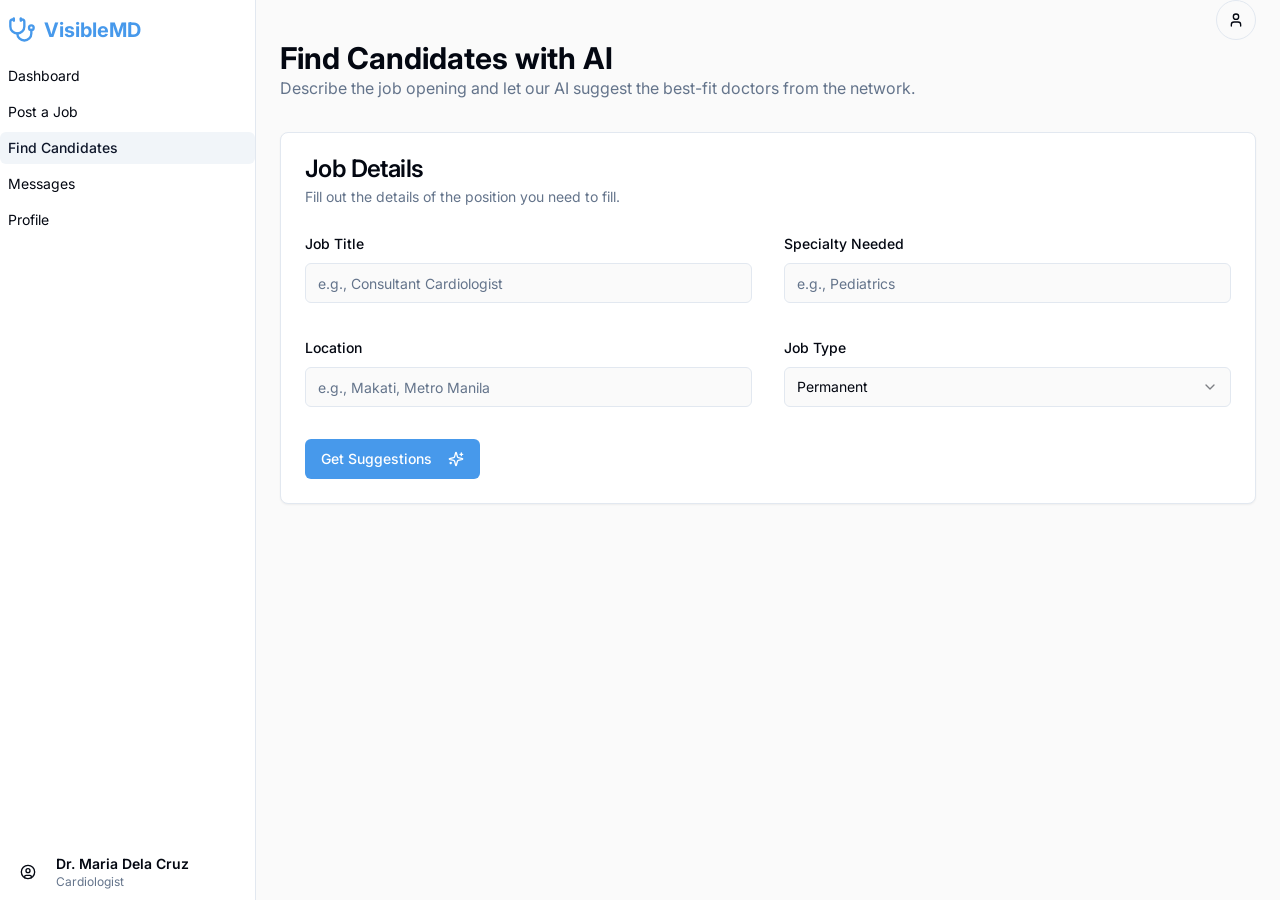
<file: find-candidates.html>
<!DOCTYPE html><html lang="en"><head><meta charSet="utf-8"/><meta name="viewport" content="width=device-width, initial-scale=1"/><link rel="stylesheet" href="/_next/static/css/e10b447091424313.css" data-precedence="next"/><link rel="preload" as="script" fetchPriority="low" href="/_next/static/chunks/webpack-3a68ca926a023bb8.js"/><script src="/_next/static/chunks/4bd1b696-4419cc93057fcf32.js" async=""></script><script src="/_next/static/chunks/684-3b891a12a09b0ac4.js" async=""></script><script src="/_next/static/chunks/main-app-455497814caa0ffc.js" async=""></script><script src="/_next/static/chunks/248-3e2974f59c6f9ea7.js" async=""></script><script src="/_next/static/chunks/838-d59eb42b2132bb22.js" async=""></script><script src="/_next/static/chunks/app/layout-f76ad3f7fa90d54c.js" async=""></script><script src="/_next/static/chunks/453-81a25525de981a67.js" async=""></script><script src="/_next/static/chunks/6-cdb6176dda94040b.js" async=""></script><script src="/_next/static/chunks/874-4127c55c33267841.js" async=""></script><script src="/_next/static/chunks/180-2fe8388a669a8950.js" async=""></script><script src="/_next/static/chunks/app/(app)/layout-6b7556a3fbc5ffc6.js" async=""></script><script src="/_next/static/chunks/810-3bb6913d6c8925a8.js" async=""></script><script src="/_next/static/chunks/417-d6479ce81fbb6cc5.js" async=""></script><script src="/_next/static/chunks/app/(app)/find-candidates/page-d83a63463bd94294.js" async=""></script><link rel="preconnect" href="https://fonts.googleapis.com"/><link rel="preconnect" href="https://fonts.gstatic.com" crossorigin="anonymous"/><link href="https://fonts.googleapis.com/css2?family=Inter:wght@400;500;600;700&amp;display=swap" rel="stylesheet"/><title>VisibleMD</title><meta name="description" content="A professional network and job board for doctors in the Philippines."/><link rel="icon" href="/favicon.ico" type="image/x-icon" sizes="16x16"/><script>document.querySelectorAll('body link[rel="icon"], body link[rel="apple-touch-icon"]').forEach(el => document.head.appendChild(el))</script><script src="/_next/static/chunks/polyfills-42372ed130431b0a.js" noModule=""></script></head><body class="font-body antialiased"><div hidden=""><!--$--><!--/$--></div><div style="--sidebar-width:16rem;--sidebar-width-icon:3rem" class="group/sidebar-wrapper flex min-h-svh w-full has-[[data-variant=inset]]:bg-sidebar"><div class="group peer hidden md:block text-sidebar-foreground" data-state="expanded" data-collapsible="" data-variant="sidebar" data-side="left"><div class="duration-200 relative h-svh w-[--sidebar-width] bg-transparent transition-[width] ease-linear group-data-[collapsible=offcanvas]:w-0 group-data-[side=right]:rotate-180 group-data-[collapsible=icon]:w-[--sidebar-width-icon]"></div><div class="duration-200 fixed inset-y-0 z-10 hidden h-svh w-[--sidebar-width] transition-[left,right,width] ease-linear md:flex left-0 group-data-[collapsible=offcanvas]:left-[calc(var(--sidebar-width)*-1)] group-data-[collapsible=icon]:w-[--sidebar-width-icon] group-data-[side=left]:border-r group-data-[side=right]:border-l"><div data-sidebar="sidebar" class="flex h-full w-full flex-col bg-sidebar group-data-[variant=floating]:rounded-lg group-data-[variant=floating]:border group-data-[variant=floating]:border-sidebar-border group-data-[variant=floating]:shadow"><div data-sidebar="header" class="flex flex-col gap-2 p-2"><div class="flex items-center justify-center sm:justify-start gap-2 py-2"><svg xmlns="http://www.w3.org/2000/svg" width="24" height="24" viewBox="0 0 24 24" fill="none" stroke="currentColor" stroke-width="2" stroke-linecap="round" stroke-linejoin="round" class="lucide lucide-stethoscope h-7 w-7 text-primary"><path d="M11 2v2"></path><path d="M5 2v2"></path><path d="M5 3H4a2 2 0 0 0-2 2v4a6 6 0 0 0 12 0V5a2 2 0 0 0-2-2h-1"></path><path d="M8 15a6 6 0 0 0 12 0v-3"></path><circle cx="20" cy="10" r="2"></circle></svg><h1 class="text-xl font-bold text-primary group-data-[state=collapsed]:hidden">VisibleMD</h1></div></div><div data-sidebar="content" class="flex min-h-0 flex-1 flex-col gap-2 overflow-auto group-data-[collapsible=icon]:overflow-hidden"><ul data-sidebar="menu" class="flex w-full min-w-0 flex-col gap-1"><li data-sidebar="menu-item" class="group/menu-item relative"><a href="/dashboard"><button data-sidebar="menu-button" data-size="default" data-active="false" class="peer/menu-button flex w-full items-center gap-2 overflow-hidden rounded-md p-2 text-left outline-none ring-sidebar-ring transition-[width,height,padding] focus-visible:ring-2 active:bg-sidebar-accent active:text-sidebar-accent-foreground disabled:pointer-events-none disabled:opacity-50 group-has-[[data-sidebar=menu-action]]/menu-item:pr-8 aria-disabled:pointer-events-none aria-disabled:opacity-50 data-[active=true]:bg-sidebar-accent data-[active=true]:font-medium data-[active=true]:text-sidebar-accent-foreground data-[state=open]:hover:bg-sidebar-accent data-[state=open]:hover:text-sidebar-accent-foreground group-data-[collapsible=icon]:!size-8 group-data-[collapsible=icon]:!p-2 [&amp;&gt;span:last-child]:truncate [&amp;&gt;svg]:size-4 [&amp;&gt;svg]:shrink-0 hover:bg-sidebar-accent hover:text-sidebar-accent-foreground h-8 text-sm" icon="[object Object]" data-state="closed">Dashboard</button></a></li><li data-sidebar="menu-item" class="group/menu-item relative"><a href="/post-job"><button data-sidebar="menu-button" data-size="default" data-active="false" class="peer/menu-button flex w-full items-center gap-2 overflow-hidden rounded-md p-2 text-left outline-none ring-sidebar-ring transition-[width,height,padding] focus-visible:ring-2 active:bg-sidebar-accent active:text-sidebar-accent-foreground disabled:pointer-events-none disabled:opacity-50 group-has-[[data-sidebar=menu-action]]/menu-item:pr-8 aria-disabled:pointer-events-none aria-disabled:opacity-50 data-[active=true]:bg-sidebar-accent data-[active=true]:font-medium data-[active=true]:text-sidebar-accent-foreground data-[state=open]:hover:bg-sidebar-accent data-[state=open]:hover:text-sidebar-accent-foreground group-data-[collapsible=icon]:!size-8 group-data-[collapsible=icon]:!p-2 [&amp;&gt;span:last-child]:truncate [&amp;&gt;svg]:size-4 [&amp;&gt;svg]:shrink-0 hover:bg-sidebar-accent hover:text-sidebar-accent-foreground h-8 text-sm" icon="[object Object]" data-state="closed">Post a Job</button></a></li><li data-sidebar="menu-item" class="group/menu-item relative"><a href="/find-candidates"><button data-sidebar="menu-button" data-size="default" data-active="true" class="peer/menu-button flex w-full items-center gap-2 overflow-hidden rounded-md p-2 text-left outline-none ring-sidebar-ring transition-[width,height,padding] focus-visible:ring-2 active:bg-sidebar-accent active:text-sidebar-accent-foreground disabled:pointer-events-none disabled:opacity-50 group-has-[[data-sidebar=menu-action]]/menu-item:pr-8 aria-disabled:pointer-events-none aria-disabled:opacity-50 data-[active=true]:bg-sidebar-accent data-[active=true]:font-medium data-[active=true]:text-sidebar-accent-foreground data-[state=open]:hover:bg-sidebar-accent data-[state=open]:hover:text-sidebar-accent-foreground group-data-[collapsible=icon]:!size-8 group-data-[collapsible=icon]:!p-2 [&amp;&gt;span:last-child]:truncate [&amp;&gt;svg]:size-4 [&amp;&gt;svg]:shrink-0 hover:bg-sidebar-accent hover:text-sidebar-accent-foreground h-8 text-sm" icon="[object Object]" data-state="closed">Find Candidates</button></a></li><li data-sidebar="menu-item" class="group/menu-item relative"><a href="/messages"><button data-sidebar="menu-button" data-size="default" data-active="false" class="peer/menu-button flex w-full items-center gap-2 overflow-hidden rounded-md p-2 text-left outline-none ring-sidebar-ring transition-[width,height,padding] focus-visible:ring-2 active:bg-sidebar-accent active:text-sidebar-accent-foreground disabled:pointer-events-none disabled:opacity-50 group-has-[[data-sidebar=menu-action]]/menu-item:pr-8 aria-disabled:pointer-events-none aria-disabled:opacity-50 data-[active=true]:bg-sidebar-accent data-[active=true]:font-medium data-[active=true]:text-sidebar-accent-foreground data-[state=open]:hover:bg-sidebar-accent data-[state=open]:hover:text-sidebar-accent-foreground group-data-[collapsible=icon]:!size-8 group-data-[collapsible=icon]:!p-2 [&amp;&gt;span:last-child]:truncate [&amp;&gt;svg]:size-4 [&amp;&gt;svg]:shrink-0 hover:bg-sidebar-accent hover:text-sidebar-accent-foreground h-8 text-sm" icon="[object Object]" data-state="closed">Messages</button></a></li><li data-sidebar="menu-item" class="group/menu-item relative"><a href="/profile"><button data-sidebar="menu-button" data-size="default" data-active="false" class="peer/menu-button flex w-full items-center gap-2 overflow-hidden rounded-md p-2 text-left outline-none ring-sidebar-ring transition-[width,height,padding] focus-visible:ring-2 active:bg-sidebar-accent active:text-sidebar-accent-foreground disabled:pointer-events-none disabled:opacity-50 group-has-[[data-sidebar=menu-action]]/menu-item:pr-8 aria-disabled:pointer-events-none aria-disabled:opacity-50 data-[active=true]:bg-sidebar-accent data-[active=true]:font-medium data-[active=true]:text-sidebar-accent-foreground data-[state=open]:hover:bg-sidebar-accent data-[state=open]:hover:text-sidebar-accent-foreground group-data-[collapsible=icon]:!size-8 group-data-[collapsible=icon]:!p-2 [&amp;&gt;span:last-child]:truncate [&amp;&gt;svg]:size-4 [&amp;&gt;svg]:shrink-0 hover:bg-sidebar-accent hover:text-sidebar-accent-foreground h-8 text-sm" icon="[object Object]" data-state="closed">Profile</button></a></li></ul></div><div data-sidebar="footer" class="flex flex-col gap-2 p-2"><div class="flex items-center gap-2"><button class="inline-flex items-center justify-center gap-2 whitespace-nowrap rounded-md text-sm font-medium ring-offset-background transition-colors focus-visible:outline-none focus-visible:ring-2 focus-visible:ring-ring focus-visible:ring-offset-2 disabled:pointer-events-none disabled:opacity-50 [&amp;_svg]:pointer-events-none [&amp;_svg]:size-4 [&amp;_svg]:shrink-0 hover:bg-accent hover:text-accent-foreground h-10 w-10"><svg xmlns="http://www.w3.org/2000/svg" width="24" height="24" viewBox="0 0 24 24" fill="none" stroke="currentColor" stroke-width="2" stroke-linecap="round" stroke-linejoin="round" class="lucide lucide-circle-user"><circle cx="12" cy="12" r="10"></circle><circle cx="12" cy="10" r="3"></circle><path d="M7 20.662V19a2 2 0 0 1 2-2h6a2 2 0 0 1 2 2v1.662"></path></svg></button><div class="flex flex-col group-data-[state=collapsed]:hidden"><span class="text-sm font-semibold">Dr. Maria Dela Cruz</span><span class="text-xs text-muted-foreground">Cardiologist</span></div></div></div></div></div></div><main class="relative flex min-h-svh flex-1 flex-col bg-background peer-data-[variant=inset]:min-h-[calc(100svh-theme(spacing.4))] md:peer-data-[variant=inset]:m-2 md:peer-data-[state=collapsed]:peer-data-[variant=inset]:ml-2 md:peer-data-[variant=inset]:ml-0 md:peer-data-[variant=inset]:rounded-xl md:peer-data-[variant=inset]:shadow"><header class="sticky top-0 z-30 flex h-14 items-center gap-4 border-b bg-background px-4 sm:static sm:h-auto sm:border-0 sm:bg-transparent sm:px-6"><button class="inline-flex items-center justify-center gap-2 whitespace-nowrap rounded-md text-sm font-medium ring-offset-background transition-colors focus-visible:outline-none focus-visible:ring-2 focus-visible:ring-ring focus-visible:ring-offset-2 disabled:pointer-events-none disabled:opacity-50 [&amp;_svg]:pointer-events-none [&amp;_svg]:size-4 [&amp;_svg]:shrink-0 hover:bg-accent hover:text-accent-foreground h-7 w-7 sm:hidden" data-sidebar="trigger"><svg xmlns="http://www.w3.org/2000/svg" width="24" height="24" viewBox="0 0 24 24" fill="none" stroke="currentColor" stroke-width="2" stroke-linecap="round" stroke-linejoin="round" class="lucide lucide-panel-left"><rect width="18" height="18" x="3" y="3" rx="2"></rect><path d="M9 3v18"></path></svg><span class="sr-only">Toggle Sidebar</span></button><div class="relative ml-auto flex-1 md:grow-0"></div><button class="inline-flex items-center justify-center gap-2 whitespace-nowrap text-sm font-medium ring-offset-background transition-colors focus-visible:outline-none focus-visible:ring-2 focus-visible:ring-ring focus-visible:ring-offset-2 disabled:pointer-events-none disabled:opacity-50 [&amp;_svg]:pointer-events-none [&amp;_svg]:size-4 [&amp;_svg]:shrink-0 border border-input bg-background hover:bg-accent hover:text-accent-foreground h-10 w-10 overflow-hidden rounded-full" type="button" id="radix-«Rrbdb»" aria-haspopup="menu" aria-expanded="false" data-state="closed"><svg xmlns="http://www.w3.org/2000/svg" width="24" height="24" viewBox="0 0 24 24" fill="none" stroke="currentColor" stroke-width="2" stroke-linecap="round" stroke-linejoin="round" class="lucide lucide-user"><path d="M19 21v-2a4 4 0 0 0-4-4H9a4 4 0 0 0-4 4v2"></path><circle cx="12" cy="7" r="4"></circle></svg></button></header><main class="flex-1 p-4 sm:px-6 sm:py-0"><div class="space-y-8"><div><h1 class="text-3xl font-bold">Find Candidates with AI</h1><p class="text-muted-foreground">Describe the job opening and let our AI suggest the best-fit doctors from the network.</p></div><div class="rounded-lg border bg-card text-card-foreground shadow-sm"><div class="flex flex-col space-y-1.5 p-6"><div class="text-2xl font-semibold leading-none tracking-tight">Job Details</div><div class="text-sm text-muted-foreground">Fill out the details of the position you need to fill.</div></div><div class="p-6 pt-0"><form class="space-y-8"><div class="grid md:grid-cols-2 gap-8"><div class="space-y-2"><label class="text-sm font-medium leading-none peer-disabled:cursor-not-allowed peer-disabled:opacity-70" for="«Rb4utbdb»-form-item">Job Title</label><input class="flex h-10 w-full rounded-md border border-input bg-background px-3 py-2 text-base ring-offset-background file:border-0 file:bg-transparent file:text-sm file:font-medium file:text-foreground placeholder:text-muted-foreground focus-visible:outline-none focus-visible:ring-2 focus-visible:ring-ring focus-visible:ring-offset-2 disabled:cursor-not-allowed disabled:opacity-50 md:text-sm" placeholder="e.g., Consultant Cardiologist" id="«Rb4utbdb»-form-item" aria-describedby="«Rb4utbdb»-form-item-description" aria-invalid="false" name="jobTitle" value=""/></div><div class="space-y-2"><label class="text-sm font-medium leading-none peer-disabled:cursor-not-allowed peer-disabled:opacity-70" for="«Rj4utbdb»-form-item">Specialty Needed</label><input class="flex h-10 w-full rounded-md border border-input bg-background px-3 py-2 text-base ring-offset-background file:border-0 file:bg-transparent file:text-sm file:font-medium file:text-foreground placeholder:text-muted-foreground focus-visible:outline-none focus-visible:ring-2 focus-visible:ring-ring focus-visible:ring-offset-2 disabled:cursor-not-allowed disabled:opacity-50 md:text-sm" placeholder="e.g., Pediatrics" id="«Rj4utbdb»-form-item" aria-describedby="«Rj4utbdb»-form-item-description" aria-invalid="false" name="specialtyNeeded" value=""/></div><div class="space-y-2"><label class="text-sm font-medium leading-none peer-disabled:cursor-not-allowed peer-disabled:opacity-70" for="«Rr4utbdb»-form-item">Location</label><input class="flex h-10 w-full rounded-md border border-input bg-background px-3 py-2 text-base ring-offset-background file:border-0 file:bg-transparent file:text-sm file:font-medium file:text-foreground placeholder:text-muted-foreground focus-visible:outline-none focus-visible:ring-2 focus-visible:ring-ring focus-visible:ring-offset-2 disabled:cursor-not-allowed disabled:opacity-50 md:text-sm" placeholder="e.g., Makati, Metro Manila" id="«Rr4utbdb»-form-item" aria-describedby="«Rr4utbdb»-form-item-description" aria-invalid="false" name="location" value=""/></div><div class="space-y-2"><label class="text-sm font-medium leading-none peer-disabled:cursor-not-allowed peer-disabled:opacity-70" for="«R134utbdb»-form-item">Job Type</label><button type="button" role="combobox" aria-controls="radix-«Rb34utbdb»" aria-expanded="false" aria-autocomplete="none" dir="ltr" data-state="closed" class="flex h-10 w-full items-center justify-between rounded-md border border-input bg-background px-3 py-2 text-sm ring-offset-background placeholder:text-muted-foreground focus:outline-none focus:ring-2 focus:ring-ring focus:ring-offset-2 disabled:cursor-not-allowed disabled:opacity-50 [&amp;&gt;span]:line-clamp-1" id="«R134utbdb»-form-item" aria-describedby="«R134utbdb»-form-item-description" aria-invalid="false"><span style="pointer-events:none"></span><svg xmlns="http://www.w3.org/2000/svg" width="24" height="24" viewBox="0 0 24 24" fill="none" stroke="currentColor" stroke-width="2" stroke-linecap="round" stroke-linejoin="round" class="lucide lucide-chevron-down h-4 w-4 opacity-50" aria-hidden="true"><path d="m6 9 6 6 6-6"></path></svg></button><select aria-hidden="true" tabindex="-1" style="position:absolute;border:0;width:1px;height:1px;padding:0;margin:-1px;overflow:hidden;clip:rect(0, 0, 0, 0);white-space:nowrap;word-wrap:normal"></select></div></div><button class="inline-flex items-center justify-center gap-2 whitespace-nowrap rounded-md text-sm font-medium ring-offset-background transition-colors focus-visible:outline-none focus-visible:ring-2 focus-visible:ring-ring focus-visible:ring-offset-2 disabled:pointer-events-none disabled:opacity-50 [&amp;_svg]:pointer-events-none [&amp;_svg]:size-4 [&amp;_svg]:shrink-0 bg-primary text-primary-foreground hover:bg-primary/90 h-10 px-4 py-2" type="submit">Get Suggestions<svg xmlns="http://www.w3.org/2000/svg" width="24" height="24" viewBox="0 0 24 24" fill="none" stroke="currentColor" stroke-width="2" stroke-linecap="round" stroke-linejoin="round" class="lucide lucide-sparkles ml-2 h-4 w-4"><path d="M9.937 15.5A2 2 0 0 0 8.5 14.063l-6.135-1.582a.5.5 0 0 1 0-.962L8.5 9.936A2 2 0 0 0 9.937 8.5l1.582-6.135a.5.5 0 0 1 .963 0L14.063 8.5A2 2 0 0 0 15.5 9.937l6.135 1.581a.5.5 0 0 1 0 .964L15.5 14.063a2 2 0 0 0-1.437 1.437l-1.582 6.135a.5.5 0 0 1-.963 0z"></path><path d="M20 3v4"></path><path d="M22 5h-4"></path><path d="M4 17v2"></path><path d="M5 18H3"></path></svg></button></form></div></div></div><!--$--><!--/$--></main></main></div><div role="region" aria-label="Notifications (F8)" tabindex="-1" style="pointer-events:none"><ol tabindex="-1" class="fixed top-0 z-[100] flex max-h-screen w-full flex-col-reverse p-4 sm:bottom-0 sm:right-0 sm:top-auto sm:flex-col md:max-w-[420px]"></ol></div><script src="/_next/static/chunks/webpack-3a68ca926a023bb8.js" async=""></script><script>(self.__next_f=self.__next_f||[]).push([0])</script><script>self.__next_f.push([1,"1:\"$Sreact.fragment\"\n2:I[7555,[],\"\"]\n3:I[1295,[],\"\"]\n4:I[9156,[\"248\",\"static/chunks/248-3e2974f59c6f9ea7.js\",\"838\",\"static/chunks/838-d59eb42b2132bb22.js\",\"177\",\"static/chunks/app/layout-f76ad3f7fa90d54c.js\"],\"Toaster\"]\n5:I[4970,[],\"ClientSegmentRoot\"]\n6:I[7007,[\"248\",\"static/chunks/248-3e2974f59c6f9ea7.js\",\"453\",\"static/chunks/453-81a25525de981a67.js\",\"838\",\"static/chunks/838-d59eb42b2132bb22.js\",\"6\",\"static/chunks/6-cdb6176dda94040b.js\",\"874\",\"static/chunks/874-4127c55c33267841.js\",\"180\",\"static/chunks/180-2fe8388a669a8950.js\",\"944\",\"static/chunks/app/(app)/layout-6b7556a3fbc5ffc6.js\"],\"default\"]\n8:I[894,[],\"ClientPageRoot\"]\n9:I[3664,[\"248\",\"static/chunks/248-3e2974f59c6f9ea7.js\",\"453\",\"static/chunks/453-81a25525de981a67.js\",\"838\",\"static/chunks/838-d59eb42b2132bb22.js\",\"6\",\"static/chunks/6-cdb6176dda94040b.js\",\"810\",\"static/chunks/810-3bb6913d6c8925a8.js\",\"417\",\"static/chunks/417-d6479ce81fbb6cc5.js\",\"200\",\"static/chunks/app/(app)/find-candidates/page-d83a63463bd94294.js\"],\"default\"]\nc:I[9665,[],\"OutletBoundary\"]\nf:I[4911,[],\"AsyncMetadataOutlet\"]\n11:I[9665,[],\"ViewportBoundary\"]\n13:I[9665,[],\"MetadataBoundary\"]\n15:I[6614,[],\"\"]\n:HL[\"/_next/static/css/e10b447091424313.css\",\"style\"]\n"])</script><script>self.__next_f.push([1,"0:{\"P\":null,\"b\":\"kLE0tnAf_63DPPve_FJ5Z\",\"p\":\"\",\"c\":[\"\",\"find-candidates\"],\"i\":false,\"f\":[[[\"\",{\"children\":[\"(app)\",{\"children\":[\"find-candidates\",{\"children\":[\"__PAGE__\",{}]}]}]},\"$undefined\",\"$undefined\",true],[\"\",[\"$\",\"$1\",\"c\",{\"children\":[[[\"$\",\"link\",\"0\",{\"rel\":\"stylesheet\",\"href\":\"/_next/static/css/e10b447091424313.css\",\"precedence\":\"next\",\"crossOrigin\":\"$undefined\",\"nonce\":\"$undefined\"}]],[\"$\",\"html\",null,{\"lang\":\"en\",\"children\":[[\"$\",\"head\",null,{\"children\":[[\"$\",\"link\",null,{\"rel\":\"preconnect\",\"href\":\"https://fonts.googleapis.com\"}],[\"$\",\"link\",null,{\"rel\":\"preconnect\",\"href\":\"https://fonts.gstatic.com\",\"crossOrigin\":\"anonymous\"}],[\"$\",\"link\",null,{\"href\":\"https://fonts.googleapis.com/css2?family=Inter:wght@400;500;600;700\u0026display=swap\",\"rel\":\"stylesheet\"}]]}],[\"$\",\"body\",null,{\"className\":\"font-body antialiased\",\"children\":[[\"$\",\"$L2\",null,{\"parallelRouterKey\":\"children\",\"error\":\"$undefined\",\"errorStyles\":\"$undefined\",\"errorScripts\":\"$undefined\",\"template\":[\"$\",\"$L3\",null,{}],\"templateStyles\":\"$undefined\",\"templateScripts\":\"$undefined\",\"notFound\":[[[\"$\",\"title\",null,{\"children\":\"404: This page could not be found.\"}],[\"$\",\"div\",null,{\"style\":{\"fontFamily\":\"system-ui,\\\"Segoe UI\\\",Roboto,Helvetica,Arial,sans-serif,\\\"Apple Color Emoji\\\",\\\"Segoe UI Emoji\\\"\",\"height\":\"100vh\",\"textAlign\":\"center\",\"display\":\"flex\",\"flexDirection\":\"column\",\"alignItems\":\"center\",\"justifyContent\":\"center\"},\"children\":[\"$\",\"div\",null,{\"children\":[[\"$\",\"style\",null,{\"dangerouslySetInnerHTML\":{\"__html\":\"body{color:#000;background:#fff;margin:0}.next-error-h1{border-right:1px solid rgba(0,0,0,.3)}@media (prefers-color-scheme:dark){body{color:#fff;background:#000}.next-error-h1{border-right:1px solid rgba(255,255,255,.3)}}\"}}],[\"$\",\"h1\",null,{\"className\":\"next-error-h1\",\"style\":{\"display\":\"inline-block\",\"margin\":\"0 20px 0 0\",\"padding\":\"0 23px 0 0\",\"fontSize\":24,\"fontWeight\":500,\"verticalAlign\":\"top\",\"lineHeight\":\"49px\"},\"children\":404}],[\"$\",\"div\",null,{\"style\":{\"display\":\"inline-block\"},\"children\":[\"$\",\"h2\",null,{\"style\":{\"fontSize\":14,\"fontWeight\":400,\"lineHeight\":\"49px\",\"margin\":0},\"children\":\"This page could not be found.\"}]}]]}]}]],[]],\"forbidden\":\"$undefined\",\"unauthorized\":\"$undefined\"}],[\"$\",\"$L4\",null,{}]]}]]}]]}],{\"children\":[\"(app)\",[\"$\",\"$1\",\"c\",{\"children\":[null,[\"$\",\"$L5\",null,{\"Component\":\"$6\",\"slots\":{\"children\":[\"$\",\"$L2\",null,{\"parallelRouterKey\":\"children\",\"error\":\"$undefined\",\"errorStyles\":\"$undefined\",\"errorScripts\":\"$undefined\",\"template\":[\"$\",\"$L3\",null,{}],\"templateStyles\":\"$undefined\",\"templateScripts\":\"$undefined\",\"notFound\":[[[\"$\",\"title\",null,{\"children\":\"404: This page could not be found.\"}],[\"$\",\"div\",null,{\"style\":\"$0:f:0:1:1:props:children:1:props:children:1:props:children:0:props:notFound:0:1:props:style\",\"children\":[\"$\",\"div\",null,{\"children\":[[\"$\",\"style\",null,{\"dangerouslySetInnerHTML\":{\"__html\":\"body{color:#000;background:#fff;margin:0}.next-error-h1{border-right:1px solid rgba(0,0,0,.3)}@media (prefers-color-scheme:dark){body{color:#fff;background:#000}.next-error-h1{border-right:1px solid rgba(255,255,255,.3)}}\"}}],[\"$\",\"h1\",null,{\"className\":\"next-error-h1\",\"style\":\"$0:f:0:1:1:props:children:1:props:children:1:props:children:0:props:notFound:0:1:props:children:props:children:1:props:style\",\"children\":404}],[\"$\",\"div\",null,{\"style\":\"$0:f:0:1:1:props:children:1:props:children:1:props:children:0:props:notFound:0:1:props:children:props:children:2:props:style\",\"children\":[\"$\",\"h2\",null,{\"style\":\"$0:f:0:1:1:props:children:1:props:children:1:props:children:0:props:notFound:0:1:props:children:props:children:2:props:children:props:style\",\"children\":\"This page could not be found.\"}]}]]}]}]],[]],\"forbidden\":\"$undefined\",\"unauthorized\":\"$undefined\"}]},\"params\":{},\"promise\":\"$@7\"}]]}],{\"children\":[\"find-candidates\",[\"$\",\"$1\",\"c\",{\"children\":[null,[\"$\",\"$L2\",null,{\"parallelRouterKey\":\"children\",\"error\":\"$undefined\",\"errorStyles\":\"$undefined\",\"errorScripts\":\"$undefined\",\"template\":[\"$\",\"$L3\",null,{}],\"templateStyles\":\"$undefined\",\"templateScripts\":\"$undefined\",\"notFound\":\"$undefined\",\"forbidden\":\"$undefined\",\"unauthorized\":\"$undefined\"}]]}],{\"children\":[\"__PAGE__\",[\"$\",\"$1\",\"c\",{\"children\":[[\"$\",\"$L8\",null,{\"Component\":\"$9\",\"searchParams\":{},\"params\":\"$0:f:0:1:2:children:1:props:children:1:props:params\",\"promises\":[\"$@a\",\"$@b\"]}],null,[\"$\",\"$Lc\",null,{\"children\":[\"$Ld\",\"$Le\",[\"$\",\"$Lf\",null,{\"promise\":\"$@10\"}]]}]]}],{},null,false]},null,false]},null,false]},null,false],[\"$\",\"$1\",\"h\",{\"children\":[null,[\"$\",\"$1\",\"zDq7MO8iPb_4aHKXRPRFIv\",{\"children\":[[\"$\",\"$L11\",null,{\"children\":\"$L12\"}],null]}],[\"$\",\"$L13\",null,{\"children\":\"$L14\"}]]}],false]],\"m\":\"$undefined\",\"G\":[\"$15\",\"$undefined\"],\"s\":false,\"S\":true}\n"])</script><script>self.__next_f.push([1,"16:\"$Sreact.suspense\"\n17:I[4911,[],\"AsyncMetadata\"]\n7:{}\na:{}\nb:{}\n14:[\"$\",\"div\",null,{\"hidden\":true,\"children\":[\"$\",\"$16\",null,{\"fallback\":null,\"children\":[\"$\",\"$L17\",null,{\"promise\":\"$@18\"}]}]}]\n"])</script><script>self.__next_f.push([1,"e:null\n"])</script><script>self.__next_f.push([1,"12:[[\"$\",\"meta\",\"0\",{\"charSet\":\"utf-8\"}],[\"$\",\"meta\",\"1\",{\"name\":\"viewport\",\"content\":\"width=device-width, initial-scale=1\"}]]\nd:null\n"])</script><script>self.__next_f.push([1,"10:{\"metadata\":[[\"$\",\"title\",\"0\",{\"children\":\"VisibleMD\"}],[\"$\",\"meta\",\"1\",{\"name\":\"description\",\"content\":\"A professional network and job board for doctors in the Philippines.\"}],[\"$\",\"link\",\"2\",{\"rel\":\"icon\",\"href\":\"/favicon.ico\",\"type\":\"image/x-icon\",\"sizes\":\"16x16\"}]],\"error\":null,\"digest\":\"$undefined\"}\n18:{\"metadata\":\"$10:metadata\",\"error\":null,\"digest\":\"$undefined\"}\n"])</script></body></html>
</file>
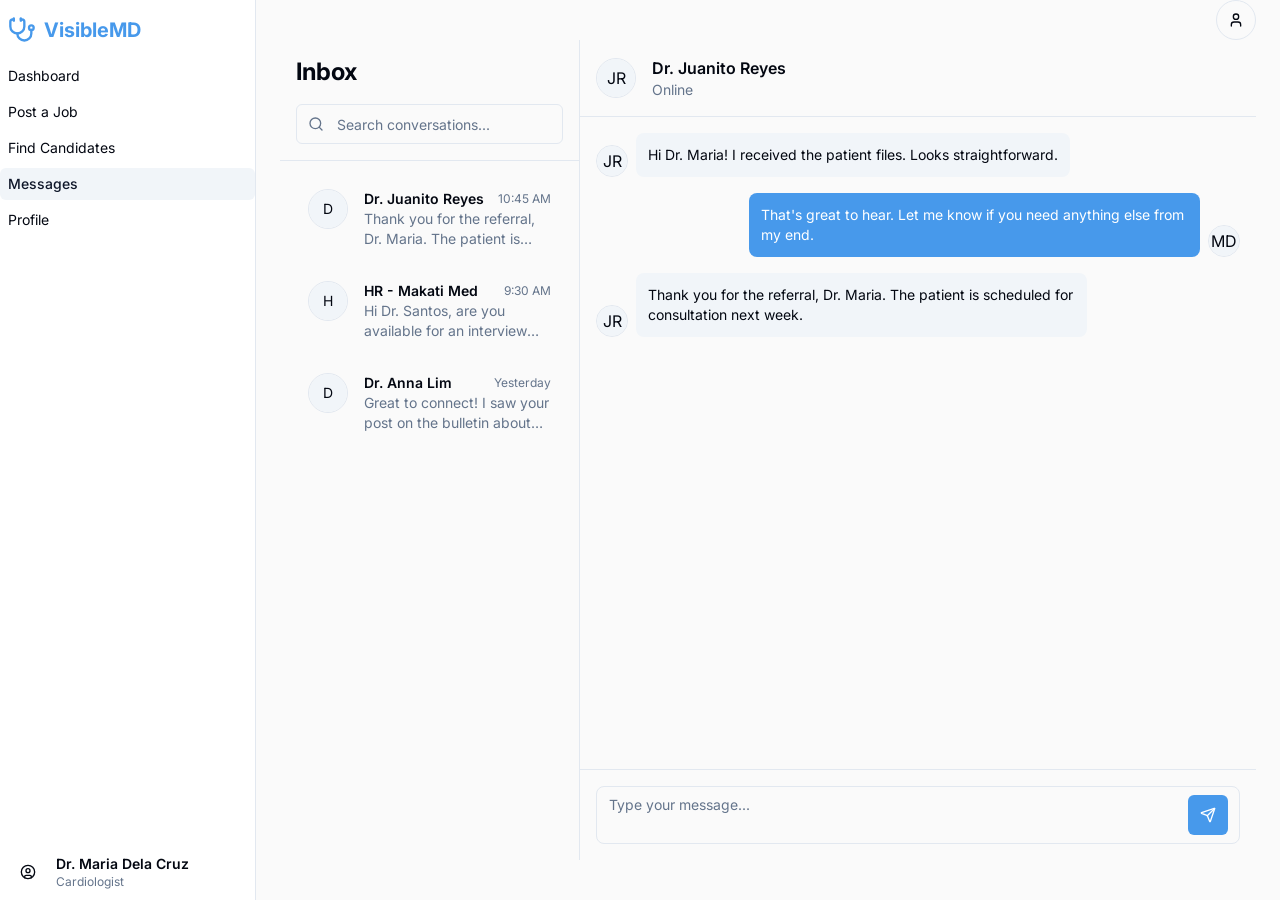
<file: messages.html>
<!DOCTYPE html><html lang="en"><head><meta charSet="utf-8"/><meta name="viewport" content="width=device-width, initial-scale=1"/><link rel="stylesheet" href="/_next/static/css/e10b447091424313.css" data-precedence="next"/><link rel="preload" as="script" fetchPriority="low" href="/_next/static/chunks/webpack-3a68ca926a023bb8.js"/><script src="/_next/static/chunks/4bd1b696-4419cc93057fcf32.js" async=""></script><script src="/_next/static/chunks/684-3b891a12a09b0ac4.js" async=""></script><script src="/_next/static/chunks/main-app-455497814caa0ffc.js" async=""></script><script src="/_next/static/chunks/248-3e2974f59c6f9ea7.js" async=""></script><script src="/_next/static/chunks/838-d59eb42b2132bb22.js" async=""></script><script src="/_next/static/chunks/app/layout-f76ad3f7fa90d54c.js" async=""></script><script src="/_next/static/chunks/453-81a25525de981a67.js" async=""></script><script src="/_next/static/chunks/6-cdb6176dda94040b.js" async=""></script><script src="/_next/static/chunks/874-4127c55c33267841.js" async=""></script><script src="/_next/static/chunks/180-2fe8388a669a8950.js" async=""></script><script src="/_next/static/chunks/app/(app)/layout-6b7556a3fbc5ffc6.js" async=""></script><script src="/_next/static/chunks/app/(app)/messages/page-7700741d7196281b.js" async=""></script><link rel="preconnect" href="https://fonts.googleapis.com"/><link rel="preconnect" href="https://fonts.gstatic.com" crossorigin="anonymous"/><link href="https://fonts.googleapis.com/css2?family=Inter:wght@400;500;600;700&amp;display=swap" rel="stylesheet"/><title>VisibleMD</title><meta name="description" content="A professional network and job board for doctors in the Philippines."/><link rel="icon" href="/favicon.ico" type="image/x-icon" sizes="16x16"/><script>document.querySelectorAll('body link[rel="icon"], body link[rel="apple-touch-icon"]').forEach(el => document.head.appendChild(el))</script><script src="/_next/static/chunks/polyfills-42372ed130431b0a.js" noModule=""></script></head><body class="font-body antialiased"><div hidden=""><!--$--><!--/$--></div><div style="--sidebar-width:16rem;--sidebar-width-icon:3rem" class="group/sidebar-wrapper flex min-h-svh w-full has-[[data-variant=inset]]:bg-sidebar"><div class="group peer hidden md:block text-sidebar-foreground" data-state="expanded" data-collapsible="" data-variant="sidebar" data-side="left"><div class="duration-200 relative h-svh w-[--sidebar-width] bg-transparent transition-[width] ease-linear group-data-[collapsible=offcanvas]:w-0 group-data-[side=right]:rotate-180 group-data-[collapsible=icon]:w-[--sidebar-width-icon]"></div><div class="duration-200 fixed inset-y-0 z-10 hidden h-svh w-[--sidebar-width] transition-[left,right,width] ease-linear md:flex left-0 group-data-[collapsible=offcanvas]:left-[calc(var(--sidebar-width)*-1)] group-data-[collapsible=icon]:w-[--sidebar-width-icon] group-data-[side=left]:border-r group-data-[side=right]:border-l"><div data-sidebar="sidebar" class="flex h-full w-full flex-col bg-sidebar group-data-[variant=floating]:rounded-lg group-data-[variant=floating]:border group-data-[variant=floating]:border-sidebar-border group-data-[variant=floating]:shadow"><div data-sidebar="header" class="flex flex-col gap-2 p-2"><div class="flex items-center justify-center sm:justify-start gap-2 py-2"><svg xmlns="http://www.w3.org/2000/svg" width="24" height="24" viewBox="0 0 24 24" fill="none" stroke="currentColor" stroke-width="2" stroke-linecap="round" stroke-linejoin="round" class="lucide lucide-stethoscope h-7 w-7 text-primary"><path d="M11 2v2"></path><path d="M5 2v2"></path><path d="M5 3H4a2 2 0 0 0-2 2v4a6 6 0 0 0 12 0V5a2 2 0 0 0-2-2h-1"></path><path d="M8 15a6 6 0 0 0 12 0v-3"></path><circle cx="20" cy="10" r="2"></circle></svg><h1 class="text-xl font-bold text-primary group-data-[state=collapsed]:hidden">VisibleMD</h1></div></div><div data-sidebar="content" class="flex min-h-0 flex-1 flex-col gap-2 overflow-auto group-data-[collapsible=icon]:overflow-hidden"><ul data-sidebar="menu" class="flex w-full min-w-0 flex-col gap-1"><li data-sidebar="menu-item" class="group/menu-item relative"><a href="/dashboard"><button data-sidebar="menu-button" data-size="default" data-active="false" class="peer/menu-button flex w-full items-center gap-2 overflow-hidden rounded-md p-2 text-left outline-none ring-sidebar-ring transition-[width,height,padding] focus-visible:ring-2 active:bg-sidebar-accent active:text-sidebar-accent-foreground disabled:pointer-events-none disabled:opacity-50 group-has-[[data-sidebar=menu-action]]/menu-item:pr-8 aria-disabled:pointer-events-none aria-disabled:opacity-50 data-[active=true]:bg-sidebar-accent data-[active=true]:font-medium data-[active=true]:text-sidebar-accent-foreground data-[state=open]:hover:bg-sidebar-accent data-[state=open]:hover:text-sidebar-accent-foreground group-data-[collapsible=icon]:!size-8 group-data-[collapsible=icon]:!p-2 [&amp;&gt;span:last-child]:truncate [&amp;&gt;svg]:size-4 [&amp;&gt;svg]:shrink-0 hover:bg-sidebar-accent hover:text-sidebar-accent-foreground h-8 text-sm" icon="[object Object]" data-state="closed">Dashboard</button></a></li><li data-sidebar="menu-item" class="group/menu-item relative"><a href="/post-job"><button data-sidebar="menu-button" data-size="default" data-active="false" class="peer/menu-button flex w-full items-center gap-2 overflow-hidden rounded-md p-2 text-left outline-none ring-sidebar-ring transition-[width,height,padding] focus-visible:ring-2 active:bg-sidebar-accent active:text-sidebar-accent-foreground disabled:pointer-events-none disabled:opacity-50 group-has-[[data-sidebar=menu-action]]/menu-item:pr-8 aria-disabled:pointer-events-none aria-disabled:opacity-50 data-[active=true]:bg-sidebar-accent data-[active=true]:font-medium data-[active=true]:text-sidebar-accent-foreground data-[state=open]:hover:bg-sidebar-accent data-[state=open]:hover:text-sidebar-accent-foreground group-data-[collapsible=icon]:!size-8 group-data-[collapsible=icon]:!p-2 [&amp;&gt;span:last-child]:truncate [&amp;&gt;svg]:size-4 [&amp;&gt;svg]:shrink-0 hover:bg-sidebar-accent hover:text-sidebar-accent-foreground h-8 text-sm" icon="[object Object]" data-state="closed">Post a Job</button></a></li><li data-sidebar="menu-item" class="group/menu-item relative"><a href="/find-candidates"><button data-sidebar="menu-button" data-size="default" data-active="false" class="peer/menu-button flex w-full items-center gap-2 overflow-hidden rounded-md p-2 text-left outline-none ring-sidebar-ring transition-[width,height,padding] focus-visible:ring-2 active:bg-sidebar-accent active:text-sidebar-accent-foreground disabled:pointer-events-none disabled:opacity-50 group-has-[[data-sidebar=menu-action]]/menu-item:pr-8 aria-disabled:pointer-events-none aria-disabled:opacity-50 data-[active=true]:bg-sidebar-accent data-[active=true]:font-medium data-[active=true]:text-sidebar-accent-foreground data-[state=open]:hover:bg-sidebar-accent data-[state=open]:hover:text-sidebar-accent-foreground group-data-[collapsible=icon]:!size-8 group-data-[collapsible=icon]:!p-2 [&amp;&gt;span:last-child]:truncate [&amp;&gt;svg]:size-4 [&amp;&gt;svg]:shrink-0 hover:bg-sidebar-accent hover:text-sidebar-accent-foreground h-8 text-sm" icon="[object Object]" data-state="closed">Find Candidates</button></a></li><li data-sidebar="menu-item" class="group/menu-item relative"><a href="/messages"><button data-sidebar="menu-button" data-size="default" data-active="true" class="peer/menu-button flex w-full items-center gap-2 overflow-hidden rounded-md p-2 text-left outline-none ring-sidebar-ring transition-[width,height,padding] focus-visible:ring-2 active:bg-sidebar-accent active:text-sidebar-accent-foreground disabled:pointer-events-none disabled:opacity-50 group-has-[[data-sidebar=menu-action]]/menu-item:pr-8 aria-disabled:pointer-events-none aria-disabled:opacity-50 data-[active=true]:bg-sidebar-accent data-[active=true]:font-medium data-[active=true]:text-sidebar-accent-foreground data-[state=open]:hover:bg-sidebar-accent data-[state=open]:hover:text-sidebar-accent-foreground group-data-[collapsible=icon]:!size-8 group-data-[collapsible=icon]:!p-2 [&amp;&gt;span:last-child]:truncate [&amp;&gt;svg]:size-4 [&amp;&gt;svg]:shrink-0 hover:bg-sidebar-accent hover:text-sidebar-accent-foreground h-8 text-sm" icon="[object Object]" data-state="closed">Messages</button></a></li><li data-sidebar="menu-item" class="group/menu-item relative"><a href="/profile"><button data-sidebar="menu-button" data-size="default" data-active="false" class="peer/menu-button flex w-full items-center gap-2 overflow-hidden rounded-md p-2 text-left outline-none ring-sidebar-ring transition-[width,height,padding] focus-visible:ring-2 active:bg-sidebar-accent active:text-sidebar-accent-foreground disabled:pointer-events-none disabled:opacity-50 group-has-[[data-sidebar=menu-action]]/menu-item:pr-8 aria-disabled:pointer-events-none aria-disabled:opacity-50 data-[active=true]:bg-sidebar-accent data-[active=true]:font-medium data-[active=true]:text-sidebar-accent-foreground data-[state=open]:hover:bg-sidebar-accent data-[state=open]:hover:text-sidebar-accent-foreground group-data-[collapsible=icon]:!size-8 group-data-[collapsible=icon]:!p-2 [&amp;&gt;span:last-child]:truncate [&amp;&gt;svg]:size-4 [&amp;&gt;svg]:shrink-0 hover:bg-sidebar-accent hover:text-sidebar-accent-foreground h-8 text-sm" icon="[object Object]" data-state="closed">Profile</button></a></li></ul></div><div data-sidebar="footer" class="flex flex-col gap-2 p-2"><div class="flex items-center gap-2"><button class="inline-flex items-center justify-center gap-2 whitespace-nowrap rounded-md text-sm font-medium ring-offset-background transition-colors focus-visible:outline-none focus-visible:ring-2 focus-visible:ring-ring focus-visible:ring-offset-2 disabled:pointer-events-none disabled:opacity-50 [&amp;_svg]:pointer-events-none [&amp;_svg]:size-4 [&amp;_svg]:shrink-0 hover:bg-accent hover:text-accent-foreground h-10 w-10"><svg xmlns="http://www.w3.org/2000/svg" width="24" height="24" viewBox="0 0 24 24" fill="none" stroke="currentColor" stroke-width="2" stroke-linecap="round" stroke-linejoin="round" class="lucide lucide-circle-user"><circle cx="12" cy="12" r="10"></circle><circle cx="12" cy="10" r="3"></circle><path d="M7 20.662V19a2 2 0 0 1 2-2h6a2 2 0 0 1 2 2v1.662"></path></svg></button><div class="flex flex-col group-data-[state=collapsed]:hidden"><span class="text-sm font-semibold">Dr. Maria Dela Cruz</span><span class="text-xs text-muted-foreground">Cardiologist</span></div></div></div></div></div></div><main class="relative flex min-h-svh flex-1 flex-col bg-background peer-data-[variant=inset]:min-h-[calc(100svh-theme(spacing.4))] md:peer-data-[variant=inset]:m-2 md:peer-data-[state=collapsed]:peer-data-[variant=inset]:ml-2 md:peer-data-[variant=inset]:ml-0 md:peer-data-[variant=inset]:rounded-xl md:peer-data-[variant=inset]:shadow"><header class="sticky top-0 z-30 flex h-14 items-center gap-4 border-b bg-background px-4 sm:static sm:h-auto sm:border-0 sm:bg-transparent sm:px-6"><button class="inline-flex items-center justify-center gap-2 whitespace-nowrap rounded-md text-sm font-medium ring-offset-background transition-colors focus-visible:outline-none focus-visible:ring-2 focus-visible:ring-ring focus-visible:ring-offset-2 disabled:pointer-events-none disabled:opacity-50 [&amp;_svg]:pointer-events-none [&amp;_svg]:size-4 [&amp;_svg]:shrink-0 hover:bg-accent hover:text-accent-foreground h-7 w-7 sm:hidden" data-sidebar="trigger"><svg xmlns="http://www.w3.org/2000/svg" width="24" height="24" viewBox="0 0 24 24" fill="none" stroke="currentColor" stroke-width="2" stroke-linecap="round" stroke-linejoin="round" class="lucide lucide-panel-left"><rect width="18" height="18" x="3" y="3" rx="2"></rect><path d="M9 3v18"></path></svg><span class="sr-only">Toggle Sidebar</span></button><div class="relative ml-auto flex-1 md:grow-0"></div><button class="inline-flex items-center justify-center gap-2 whitespace-nowrap text-sm font-medium ring-offset-background transition-colors focus-visible:outline-none focus-visible:ring-2 focus-visible:ring-ring focus-visible:ring-offset-2 disabled:pointer-events-none disabled:opacity-50 [&amp;_svg]:pointer-events-none [&amp;_svg]:size-4 [&amp;_svg]:shrink-0 border border-input bg-background hover:bg-accent hover:text-accent-foreground h-10 w-10 overflow-hidden rounded-full" type="button" id="radix-«Rrbdb»" aria-haspopup="menu" aria-expanded="false" data-state="closed"><svg xmlns="http://www.w3.org/2000/svg" width="24" height="24" viewBox="0 0 24 24" fill="none" stroke="currentColor" stroke-width="2" stroke-linecap="round" stroke-linejoin="round" class="lucide lucide-user"><path d="M19 21v-2a4 4 0 0 0-4-4H9a4 4 0 0 0-4 4v2"></path><circle cx="12" cy="7" r="4"></circle></svg></button></header><main class="flex-1 p-4 sm:px-6 sm:py-0"><div class="grid h-[calc(100vh-5rem)] w-full grid-cols-1 md:grid-cols-[300px_1fr]"><div class="flex flex-col border-r bg-background"><div class="p-4 border-b"><h1 class="text-2xl font-bold">Inbox</h1><div class="relative mt-4"><svg xmlns="http://www.w3.org/2000/svg" width="24" height="24" viewBox="0 0 24 24" fill="none" stroke="currentColor" stroke-width="2" stroke-linecap="round" stroke-linejoin="round" class="lucide lucide-search absolute left-3 top-1/2 -translate-y-1/2 h-4 w-4 text-muted-foreground"><circle cx="11" cy="11" r="8"></circle><path d="m21 21-4.3-4.3"></path></svg><input class="flex h-10 w-full rounded-md border border-input bg-background px-3 py-2 text-base ring-offset-background file:border-0 file:bg-transparent file:text-sm file:font-medium file:text-foreground placeholder:text-muted-foreground focus-visible:outline-none focus-visible:ring-2 focus-visible:ring-ring focus-visible:ring-offset-2 disabled:cursor-not-allowed disabled:opacity-50 md:text-sm pl-10" placeholder="Search conversations..."/></div></div><div dir="ltr" class="relative overflow-hidden flex-1" style="position:relative;--radix-scroll-area-corner-width:0px;--radix-scroll-area-corner-height:0px"><style>[data-radix-scroll-area-viewport]{scrollbar-width:none;-ms-overflow-style:none;-webkit-overflow-scrolling:touch;}[data-radix-scroll-area-viewport]::-webkit-scrollbar{display:none}</style><div data-radix-scroll-area-viewport="" class="h-full w-full rounded-[inherit]" style="overflow-x:hidden;overflow-y:hidden"><div style="min-width:100%;display:table"><div class="flex flex-col gap-2 p-4"><button class="flex items-start gap-4 rounded-lg p-3 text-left text-sm transition-all hover:bg-accent"><span class="relative flex shrink-0 overflow-hidden rounded-full h-10 w-10 border"><span class="flex h-full w-full items-center justify-center rounded-full bg-muted">D</span></span><div class="flex-1"><div class="flex items-center justify-between"><p class="font-semibold">Dr. Juanito Reyes</p><p class="text-xs text-muted-foreground">10:45 AM</p></div><p class="line-clamp-2 text-muted-foreground">Thank you for the referral, Dr. Maria. The patient is scheduled for consultation next week.</p></div></button><button class="flex items-start gap-4 rounded-lg p-3 text-left text-sm transition-all hover:bg-accent"><span class="relative flex shrink-0 overflow-hidden rounded-full h-10 w-10 border"><span class="flex h-full w-full items-center justify-center rounded-full bg-muted">H</span></span><div class="flex-1"><div class="flex items-center justify-between"><p class="font-semibold">HR - Makati Med</p><p class="text-xs text-muted-foreground">9:30 AM</p></div><p class="line-clamp-2 text-muted-foreground">Hi Dr. Santos, are you available for an interview regarding the Orthopedics post?</p></div></button><button class="flex items-start gap-4 rounded-lg p-3 text-left text-sm transition-all hover:bg-accent"><span class="relative flex shrink-0 overflow-hidden rounded-full h-10 w-10 border"><span class="flex h-full w-full items-center justify-center rounded-full bg-muted">D</span></span><div class="flex-1"><div class="flex items-center justify-between"><p class="font-semibold">Dr. Anna Lim</p><p class="text-xs text-muted-foreground">Yesterday</p></div><p class="line-clamp-2 text-muted-foreground">Great to connect! I saw your post on the bulletin about the new laser equipment.</p></div></button></div></div></div></div></div><div class="flex flex-col"><div class="flex items-center gap-4 border-b p-4"><span class="relative flex shrink-0 overflow-hidden rounded-full h-10 w-10 border"><span class="flex h-full w-full items-center justify-center rounded-full bg-muted">JR</span></span><div><p class="font-semibold">Dr. Juanito Reyes</p><p class="text-sm text-muted-foreground">Online</p></div></div><div dir="ltr" class="relative overflow-hidden flex-1 p-4" style="position:relative;--radix-scroll-area-corner-width:0px;--radix-scroll-area-corner-height:0px"><style>[data-radix-scroll-area-viewport]{scrollbar-width:none;-ms-overflow-style:none;-webkit-overflow-scrolling:touch;}[data-radix-scroll-area-viewport]::-webkit-scrollbar{display:none}</style><div data-radix-scroll-area-viewport="" class="h-full w-full rounded-[inherit]" style="overflow-x:hidden;overflow-y:hidden"><div style="min-width:100%;display:table"><div class="flex flex-col gap-4"><div class="flex items-end gap-2"><span class="relative flex shrink-0 overflow-hidden rounded-full h-8 w-8 border"><span class="flex h-full w-full items-center justify-center rounded-full bg-muted">JR</span></span><div class="max-w-[70%] rounded-lg bg-muted p-3"><p class="text-sm">Hi Dr. Maria! I received the patient files. Looks straightforward.</p></div></div><div class="flex items-end gap-2 justify-end"><div class="max-w-[70%] rounded-lg bg-primary text-primary-foreground p-3"><p class="text-sm">That&#x27;s great to hear. Let me know if you need anything else from my end.</p></div><span class="relative flex shrink-0 overflow-hidden rounded-full h-8 w-8 border"><span class="flex h-full w-full items-center justify-center rounded-full bg-muted">MD</span></span></div><div class="flex items-end gap-2"><span class="relative flex shrink-0 overflow-hidden rounded-full h-8 w-8 border"><span class="flex h-full w-full items-center justify-center rounded-full bg-muted">JR</span></span><div class="max-w-[70%] rounded-lg bg-muted p-3"><p class="text-sm">Thank you for the referral, Dr. Maria. The patient is scheduled for consultation next week.</p></div></div></div></div></div></div><div class="border-t p-4"><form class="relative"><textarea class="flex w-full border border-input bg-background px-3 py-2 text-base ring-offset-background placeholder:text-muted-foreground focus-visible:outline-none focus-visible:ring-2 focus-visible:ring-ring focus-visible:ring-offset-2 disabled:cursor-not-allowed disabled:opacity-50 md:text-sm min-h-[48px] resize-none rounded-lg pr-16" placeholder="Type your message..."></textarea><button class="inline-flex items-center justify-center gap-2 whitespace-nowrap rounded-md text-sm font-medium ring-offset-background transition-colors focus-visible:outline-none focus-visible:ring-2 focus-visible:ring-ring focus-visible:ring-offset-2 disabled:pointer-events-none disabled:opacity-50 [&amp;_svg]:pointer-events-none [&amp;_svg]:size-4 [&amp;_svg]:shrink-0 bg-primary text-primary-foreground hover:bg-primary/90 h-10 w-10 absolute right-3 top-1/2 -translate-y-1/2" type="submit"><svg xmlns="http://www.w3.org/2000/svg" width="24" height="24" viewBox="0 0 24 24" fill="none" stroke="currentColor" stroke-width="2" stroke-linecap="round" stroke-linejoin="round" class="lucide lucide-send h-5 w-5"><path d="M14.536 21.686a.5.5 0 0 0 .937-.024l6.5-19a.496.496 0 0 0-.635-.635l-19 6.5a.5.5 0 0 0-.024.937l7.93 3.18a2 2 0 0 1 1.112 1.11z"></path><path d="m21.854 2.147-10.94 10.939"></path></svg><span class="sr-only">Send</span></button></form></div></div></div><!--$--><!--/$--></main></main></div><div role="region" aria-label="Notifications (F8)" tabindex="-1" style="pointer-events:none"><ol tabindex="-1" class="fixed top-0 z-[100] flex max-h-screen w-full flex-col-reverse p-4 sm:bottom-0 sm:right-0 sm:top-auto sm:flex-col md:max-w-[420px]"></ol></div><script src="/_next/static/chunks/webpack-3a68ca926a023bb8.js" async=""></script><script>(self.__next_f=self.__next_f||[]).push([0])</script><script>self.__next_f.push([1,"1:\"$Sreact.fragment\"\n2:I[7555,[],\"\"]\n3:I[1295,[],\"\"]\n4:I[9156,[\"248\",\"static/chunks/248-3e2974f59c6f9ea7.js\",\"838\",\"static/chunks/838-d59eb42b2132bb22.js\",\"177\",\"static/chunks/app/layout-f76ad3f7fa90d54c.js\"],\"Toaster\"]\n5:I[4970,[],\"ClientSegmentRoot\"]\n6:I[7007,[\"248\",\"static/chunks/248-3e2974f59c6f9ea7.js\",\"453\",\"static/chunks/453-81a25525de981a67.js\",\"838\",\"static/chunks/838-d59eb42b2132bb22.js\",\"6\",\"static/chunks/6-cdb6176dda94040b.js\",\"874\",\"static/chunks/874-4127c55c33267841.js\",\"180\",\"static/chunks/180-2fe8388a669a8950.js\",\"944\",\"static/chunks/app/(app)/layout-6b7556a3fbc5ffc6.js\"],\"default\"]\n8:I[9970,[\"248\",\"static/chunks/248-3e2974f59c6f9ea7.js\",\"164\",\"static/chunks/app/(app)/messages/page-7700741d7196281b.js\"],\"ScrollArea\"]\n9:I[5706,[\"248\",\"static/chunks/248-3e2974f59c6f9ea7.js\",\"164\",\"static/chunks/app/(app)/messages/page-7700741d7196281b.js\"],\"Avatar\"]\na:I[5706,[\"248\",\"static/chunks/248-3e2974f59c6f9ea7.js\",\"164\",\"static/chunks/app/(app)/messages/page-7700741d7196281b.js\"],\"AvatarImage\"]\nb:I[5706,[\"248\",\"static/chunks/248-3e2974f59c6f9ea7.js\",\"164\",\"static/chunks/app/(app)/messages/page-7700741d7196281b.js\"],\"AvatarFallback\"]\nc:I[9665,[],\"OutletBoundary\"]\nf:I[4911,[],\"AsyncMetadataOutlet\"]\n11:I[9665,[],\"ViewportBoundary\"]\n13:I[9665,[],\"MetadataBoundary\"]\n15:I[6614,[],\"\"]\n:HL[\"/_next/static/css/e10b447091424313.css\",\"style\"]\n"])</script><script>self.__next_f.push([1,"0:{\"P\":null,\"b\":\"kLE0tnAf_63DPPve_FJ5Z\",\"p\":\"\",\"c\":[\"\",\"messages\"],\"i\":false,\"f\":[[[\"\",{\"children\":[\"(app)\",{\"children\":[\"messages\",{\"children\":[\"__PAGE__\",{}]}]}]},\"$undefined\",\"$undefined\",true],[\"\",[\"$\",\"$1\",\"c\",{\"children\":[[[\"$\",\"link\",\"0\",{\"rel\":\"stylesheet\",\"href\":\"/_next/static/css/e10b447091424313.css\",\"precedence\":\"next\",\"crossOrigin\":\"$undefined\",\"nonce\":\"$undefined\"}]],[\"$\",\"html\",null,{\"lang\":\"en\",\"children\":[[\"$\",\"head\",null,{\"children\":[[\"$\",\"link\",null,{\"rel\":\"preconnect\",\"href\":\"https://fonts.googleapis.com\"}],[\"$\",\"link\",null,{\"rel\":\"preconnect\",\"href\":\"https://fonts.gstatic.com\",\"crossOrigin\":\"anonymous\"}],[\"$\",\"link\",null,{\"href\":\"https://fonts.googleapis.com/css2?family=Inter:wght@400;500;600;700\u0026display=swap\",\"rel\":\"stylesheet\"}]]}],[\"$\",\"body\",null,{\"className\":\"font-body antialiased\",\"children\":[[\"$\",\"$L2\",null,{\"parallelRouterKey\":\"children\",\"error\":\"$undefined\",\"errorStyles\":\"$undefined\",\"errorScripts\":\"$undefined\",\"template\":[\"$\",\"$L3\",null,{}],\"templateStyles\":\"$undefined\",\"templateScripts\":\"$undefined\",\"notFound\":[[[\"$\",\"title\",null,{\"children\":\"404: This page could not be found.\"}],[\"$\",\"div\",null,{\"style\":{\"fontFamily\":\"system-ui,\\\"Segoe UI\\\",Roboto,Helvetica,Arial,sans-serif,\\\"Apple Color Emoji\\\",\\\"Segoe UI Emoji\\\"\",\"height\":\"100vh\",\"textAlign\":\"center\",\"display\":\"flex\",\"flexDirection\":\"column\",\"alignItems\":\"center\",\"justifyContent\":\"center\"},\"children\":[\"$\",\"div\",null,{\"children\":[[\"$\",\"style\",null,{\"dangerouslySetInnerHTML\":{\"__html\":\"body{color:#000;background:#fff;margin:0}.next-error-h1{border-right:1px solid rgba(0,0,0,.3)}@media (prefers-color-scheme:dark){body{color:#fff;background:#000}.next-error-h1{border-right:1px solid rgba(255,255,255,.3)}}\"}}],[\"$\",\"h1\",null,{\"className\":\"next-error-h1\",\"style\":{\"display\":\"inline-block\",\"margin\":\"0 20px 0 0\",\"padding\":\"0 23px 0 0\",\"fontSize\":24,\"fontWeight\":500,\"verticalAlign\":\"top\",\"lineHeight\":\"49px\"},\"children\":404}],[\"$\",\"div\",null,{\"style\":{\"display\":\"inline-block\"},\"children\":[\"$\",\"h2\",null,{\"style\":{\"fontSize\":14,\"fontWeight\":400,\"lineHeight\":\"49px\",\"margin\":0},\"children\":\"This page could not be found.\"}]}]]}]}]],[]],\"forbidden\":\"$undefined\",\"unauthorized\":\"$undefined\"}],[\"$\",\"$L4\",null,{}]]}]]}]]}],{\"children\":[\"(app)\",[\"$\",\"$1\",\"c\",{\"children\":[null,[\"$\",\"$L5\",null,{\"Component\":\"$6\",\"slots\":{\"children\":[\"$\",\"$L2\",null,{\"parallelRouterKey\":\"children\",\"error\":\"$undefined\",\"errorStyles\":\"$undefined\",\"errorScripts\":\"$undefined\",\"template\":[\"$\",\"$L3\",null,{}],\"templateStyles\":\"$undefined\",\"templateScripts\":\"$undefined\",\"notFound\":[[[\"$\",\"title\",null,{\"children\":\"404: This page could not be found.\"}],[\"$\",\"div\",null,{\"style\":\"$0:f:0:1:1:props:children:1:props:children:1:props:children:0:props:notFound:0:1:props:style\",\"children\":[\"$\",\"div\",null,{\"children\":[[\"$\",\"style\",null,{\"dangerouslySetInnerHTML\":{\"__html\":\"body{color:#000;background:#fff;margin:0}.next-error-h1{border-right:1px solid rgba(0,0,0,.3)}@media (prefers-color-scheme:dark){body{color:#fff;background:#000}.next-error-h1{border-right:1px solid rgba(255,255,255,.3)}}\"}}],[\"$\",\"h1\",null,{\"className\":\"next-error-h1\",\"style\":\"$0:f:0:1:1:props:children:1:props:children:1:props:children:0:props:notFound:0:1:props:children:props:children:1:props:style\",\"children\":404}],[\"$\",\"div\",null,{\"style\":\"$0:f:0:1:1:props:children:1:props:children:1:props:children:0:props:notFound:0:1:props:children:props:children:2:props:style\",\"children\":[\"$\",\"h2\",null,{\"style\":\"$0:f:0:1:1:props:children:1:props:children:1:props:children:0:props:notFound:0:1:props:children:props:children:2:props:children:props:style\",\"children\":\"This page could not be found.\"}]}]]}]}]],[]],\"forbidden\":\"$undefined\",\"unauthorized\":\"$undefined\"}]},\"params\":{},\"promise\":\"$@7\"}]]}],{\"children\":[\"messages\",[\"$\",\"$1\",\"c\",{\"children\":[null,[\"$\",\"$L2\",null,{\"parallelRouterKey\":\"children\",\"error\":\"$undefined\",\"errorStyles\":\"$undefined\",\"errorScripts\":\"$undefined\",\"template\":[\"$\",\"$L3\",null,{}],\"templateStyles\":\"$undefined\",\"templateScripts\":\"$undefined\",\"notFound\":\"$undefined\",\"forbidden\":\"$undefined\",\"unauthorized\":\"$undefined\"}]]}],{\"children\":[\"__PAGE__\",[\"$\",\"$1\",\"c\",{\"children\":[[\"$\",\"div\",null,{\"className\":\"grid h-[calc(100vh-5rem)] w-full grid-cols-1 md:grid-cols-[300px_1fr]\",\"children\":[[\"$\",\"div\",null,{\"className\":\"flex flex-col border-r bg-background\",\"children\":[[\"$\",\"div\",null,{\"className\":\"p-4 border-b\",\"children\":[[\"$\",\"h1\",null,{\"className\":\"text-2xl font-bold\",\"children\":\"Inbox\"}],[\"$\",\"div\",null,{\"className\":\"relative mt-4\",\"children\":[[\"$\",\"svg\",null,{\"ref\":\"$undefined\",\"xmlns\":\"http://www.w3.org/2000/svg\",\"width\":24,\"height\":24,\"viewBox\":\"0 0 24 24\",\"fill\":\"none\",\"stroke\":\"currentColor\",\"strokeWidth\":2,\"strokeLinecap\":\"round\",\"strokeLinejoin\":\"round\",\"className\":\"lucide lucide-search absolute left-3 top-1/2 -translate-y-1/2 h-4 w-4 text-muted-foreground\",\"children\":[[\"$\",\"circle\",\"4ej97u\",{\"cx\":\"11\",\"cy\":\"11\",\"r\":\"8\"}],[\"$\",\"path\",\"1qie3q\",{\"d\":\"m21 21-4.3-4.3\"}],\"$undefined\"]}],[\"$\",\"input\",null,{\"type\":\"$undefined\",\"className\":\"flex h-10 w-full rounded-md border border-input bg-background px-3 py-2 text-base ring-offset-background file:border-0 file:bg-transparent file:text-sm file:font-medium file:text-foreground placeholder:text-muted-foreground focus-visible:outline-none focus-visible:ring-2 focus-visible:ring-ring focus-visible:ring-offset-2 disabled:cursor-not-allowed disabled:opacity-50 md:text-sm pl-10\",\"ref\":\"$undefined\",\"placeholder\":\"Search conversations...\"}]]}]]}],[\"$\",\"$L8\",null,{\"className\":\"flex-1\",\"children\":[\"$\",\"div\",null,{\"className\":\"flex flex-col gap-2 p-4\",\"children\":[[\"$\",\"button\",\"1\",{\"className\":\"flex items-start gap-4 rounded-lg p-3 text-left text-sm transition-all hover:bg-accent\",\"children\":[[\"$\",\"$L9\",null,{\"className\":\"h-10 w-10 border\",\"children\":[[\"$\",\"$La\",null,{\"src\":\"https://placehold.co/100x100.png\",\"alt\":\"Dr. Juanito Reyes\"}],[\"$\",\"$Lb\",null,{\"children\":\"D\"}]]}],[\"$\",\"div\",null,{\"className\":\"flex-1\",\"children\":[[\"$\",\"div\",null,{\"className\":\"flex items-center justify-between\",\"children\":[[\"$\",\"p\",null,{\"className\":\"font-semibold\",\"children\":\"Dr. Juanito Reyes\"}],[\"$\",\"p\",null,{\"className\":\"text-xs text-muted-foreground\",\"children\":\"10:45 AM\"}]]}],[\"$\",\"p\",null,{\"className\":\"line-clamp-2 text-muted-foreground\",\"children\":\"Thank you for the referral, Dr. Maria. The patient is scheduled for consultation next week.\"}]]}]]}],[\"$\",\"button\",\"2\",{\"className\":\"flex items-start gap-4 rounded-lg p-3 text-left text-sm transition-all hover:bg-accent\",\"children\":[[\"$\",\"$L9\",null,{\"className\":\"h-10 w-10 border\",\"children\":[[\"$\",\"$La\",null,{\"src\":\"https://placehold.co/100x100.png\",\"alt\":\"HR - Makati Med\"}],[\"$\",\"$Lb\",null,{\"children\":\"H\"}]]}],[\"$\",\"div\",null,{\"className\":\"flex-1\",\"children\":[[\"$\",\"div\",null,{\"className\":\"flex items-center justify-between\",\"children\":[[\"$\",\"p\",null,{\"className\":\"font-semibold\",\"children\":\"HR - Makati Med\"}],[\"$\",\"p\",null,{\"className\":\"text-xs text-muted-foreground\",\"children\":\"9:30 AM\"}]]}],[\"$\",\"p\",null,{\"className\":\"line-clamp-2 text-muted-foreground\",\"children\":\"Hi Dr. Santos, are you available for an interview regarding the Orthopedics post?\"}]]}]]}],[\"$\",\"button\",\"3\",{\"className\":\"flex items-start gap-4 rounded-lg p-3 text-left text-sm transition-all hover:bg-accent\",\"children\":[[\"$\",\"$L9\",null,{\"className\":\"h-10 w-10 border\",\"children\":[[\"$\",\"$La\",null,{\"src\":\"https://placehold.co/100x100.png\",\"alt\":\"Dr. Anna Lim\"}],[\"$\",\"$Lb\",null,{\"children\":\"D\"}]]}],[\"$\",\"div\",null,{\"className\":\"flex-1\",\"children\":[[\"$\",\"div\",null,{\"className\":\"flex items-center justify-between\",\"children\":[[\"$\",\"p\",null,{\"className\":\"font-semibold\",\"children\":\"Dr. Anna Lim\"}],[\"$\",\"p\",null,{\"className\":\"text-xs text-muted-foreground\",\"children\":\"Yesterday\"}]]}],[\"$\",\"p\",null,{\"className\":\"line-clamp-2 text-muted-foreground\",\"children\":\"Great to connect! I saw your post on the bulletin about the new laser equipment.\"}]]}]]}]]}]}]]}],[\"$\",\"div\",null,{\"className\":\"flex flex-col\",\"children\":[[\"$\",\"div\",null,{\"className\":\"flex items-center gap-4 border-b p-4\",\"children\":[[\"$\",\"$L9\",null,{\"className\":\"h-10 w-10 border\",\"children\":[[\"$\",\"$La\",null,{\"src\":\"https://placehold.co/100x100.png\",\"alt\":\"Dr. Juanito Reyes\"}],[\"$\",\"$Lb\",null,{\"children\":\"JR\"}]]}],[\"$\",\"div\",null,{\"children\":[[\"$\",\"p\",null,{\"className\":\"font-semibold\",\"children\":\"Dr. Juanito Reyes\"}],[\"$\",\"p\",null,{\"className\":\"text-sm text-muted-foreground\",\"children\":\"Online\"}]]}]]}],[\"$\",\"$L8\",null,{\"className\":\"flex-1 p-4\",\"children\":[\"$\",\"div\",null,{\"className\":\"flex flex-col gap-4\",\"children\":[[\"$\",\"div\",null,{\"className\":\"flex items-end gap-2\",\"children\":[[\"$\",\"$L9\",null,{\"className\":\"h-8 w-8 border\",\"children\":[[\"$\",\"$La\",null,{\"src\":\"https://placehold.co/100x100.png\",\"alt\":\"Dr. Juanito Reyes\"}],[\"$\",\"$Lb\",null,{\"children\":\"JR\"}]]}],[\"$\",\"div\",null,{\"className\":\"max-w-[70%] rounded-lg bg-muted p-3\",\"children\":[\"$\",\"p\",null,{\"className\":\"text-sm\",\"children\":\"Hi Dr. Maria! I received the patient files. Looks straightforward.\"}]}]]}],[\"$\",\"div\",null,{\"className\":\"flex items-end gap-2 justify-end\",\"children\":[[\"$\",\"div\",null,{\"className\":\"max-w-[70%] rounded-lg bg-primary text-primary-foreground p-3\",\"children\":[\"$\",\"p\",null,{\"className\":\"text-sm\",\"children\":\"That's great to hear. Let me know if you need anything else from my end.\"}]}],[\"$\",\"$L9\",null,{\"className\":\"h-8 w-8 border\",\"children\":[[\"$\",\"$La\",null,{\"src\":\"https://placehold.co/100x100.png\",\"alt\":\"You\"}],[\"$\",\"$Lb\",null,{\"children\":\"MD\"}]]}]]}],[\"$\",\"div\",null,{\"className\":\"flex items-end gap-2\",\"children\":[[\"$\",\"$L9\",null,{\"className\":\"h-8 w-8 border\",\"children\":[[\"$\",\"$La\",null,{\"src\":\"https://placehold.co/100x100.png\",\"alt\":\"Dr. Juanito Reyes\"}],[\"$\",\"$Lb\",null,{\"children\":\"JR\"}]]}],[\"$\",\"div\",null,{\"className\":\"max-w-[70%] rounded-lg bg-muted p-3\",\"children\":[\"$\",\"p\",null,{\"className\":\"text-sm\",\"children\":\"Thank you for the referral, Dr. Maria. The patient is scheduled for consultation next week.\"}]}]]}]]}]}],[\"$\",\"div\",null,{\"className\":\"border-t p-4\",\"children\":[\"$\",\"form\",null,{\"className\":\"relative\",\"children\":[[\"$\",\"textarea\",null,{\"className\":\"flex w-full border border-input bg-background px-3 py-2 text-base ring-offset-background placeholder:text-muted-foreground focus-visible:outline-none focus-visible:ring-2 focus-visible:ring-ring focus-visible:ring-offset-2 disabled:cursor-not-allowed disabled:opacity-50 md:text-sm min-h-[48px] resize-none rounded-lg pr-16\",\"ref\":\"$undefined\",\"placeholder\":\"Type your message...\"}],[\"$\",\"button\",null,{\"className\":\"inline-flex items-center justify-center gap-2 whitespace-nowrap rounded-md text-sm font-medium ring-offset-background transition-colors focus-visible:outline-none focus-visible:ring-2 focus-visible:ring-ring focus-visible:ring-offset-2 disabled:pointer-events-none disabled:opacity-50 [\u0026_svg]:pointer-events-none [\u0026_svg]:size-4 [\u0026_svg]:shrink-0 bg-primary text-primary-foreground hover:bg-primary/90 h-10 w-10 absolute right-3 top-1/2 -translate-y-1/2\",\"ref\":\"$undefined\",\"type\":\"submit\",\"children\":[[\"$\",\"svg\",null,{\"ref\":\"$undefined\",\"xmlns\":\"http://www.w3.org/2000/svg\",\"width\":24,\"height\":24,\"viewBox\":\"0 0 24 24\",\"fill\":\"none\",\"stroke\":\"currentColor\",\"strokeWidth\":2,\"strokeLinecap\":\"round\",\"strokeLinejoin\":\"round\",\"className\":\"lucide lucide-send h-5 w-5\",\"children\":[[\"$\",\"path\",\"1ffxy3\",{\"d\":\"M14.536 21.686a.5.5 0 0 0 .937-.024l6.5-19a.496.496 0 0 0-.635-.635l-19 6.5a.5.5 0 0 0-.024.937l7.93 3.18a2 2 0 0 1 1.112 1.11z\"}],[\"$\",\"path\",\"12cjpa\",{\"d\":\"m21.854 2.147-10.94 10.939\"}],\"$undefined\"]}],[\"$\",\"span\",null,{\"className\":\"sr-only\",\"children\":\"Send\"}]]}]]}]}]]}]]}],null,[\"$\",\"$Lc\",null,{\"children\":[\"$Ld\",\"$Le\",[\"$\",\"$Lf\",null,{\"promise\":\"$@10\"}]]}]]}],{},null,false]},null,false]},null,false]},null,false],[\"$\",\"$1\",\"h\",{\"children\":[null,[\"$\",\"$1\",\"tjYS3YLCOb5R6EmGJ0p99v\",{\"children\":[[\"$\",\"$L11\",null,{\"children\":\"$L12\"}],null]}],[\"$\",\"$L13\",null,{\"children\":\"$L14\"}]]}],false]],\"m\":\"$undefined\",\"G\":[\"$15\",\"$undefined\"],\"s\":false,\"S\":true}\n"])</script><script>self.__next_f.push([1,"16:\"$Sreact.suspense\"\n17:I[4911,[],\"AsyncMetadata\"]\n7:{}\n14:[\"$\",\"div\",null,{\"hidden\":true,\"children\":[\"$\",\"$16\",null,{\"fallback\":null,\"children\":[\"$\",\"$L17\",null,{\"promise\":\"$@18\"}]}]}]\n"])</script><script>self.__next_f.push([1,"e:null\n"])</script><script>self.__next_f.push([1,"12:[[\"$\",\"meta\",\"0\",{\"charSet\":\"utf-8\"}],[\"$\",\"meta\",\"1\",{\"name\":\"viewport\",\"content\":\"width=device-width, initial-scale=1\"}]]\nd:null\n"])</script><script>self.__next_f.push([1,"10:{\"metadata\":[[\"$\",\"title\",\"0\",{\"children\":\"VisibleMD\"}],[\"$\",\"meta\",\"1\",{\"name\":\"description\",\"content\":\"A professional network and job board for doctors in the Philippines.\"}],[\"$\",\"link\",\"2\",{\"rel\":\"icon\",\"href\":\"/favicon.ico\",\"type\":\"image/x-icon\",\"sizes\":\"16x16\"}]],\"error\":null,\"digest\":\"$undefined\"}\n18:{\"metadata\":\"$10:metadata\",\"error\":null,\"digest\":\"$undefined\"}\n"])</script></body></html>
</file>
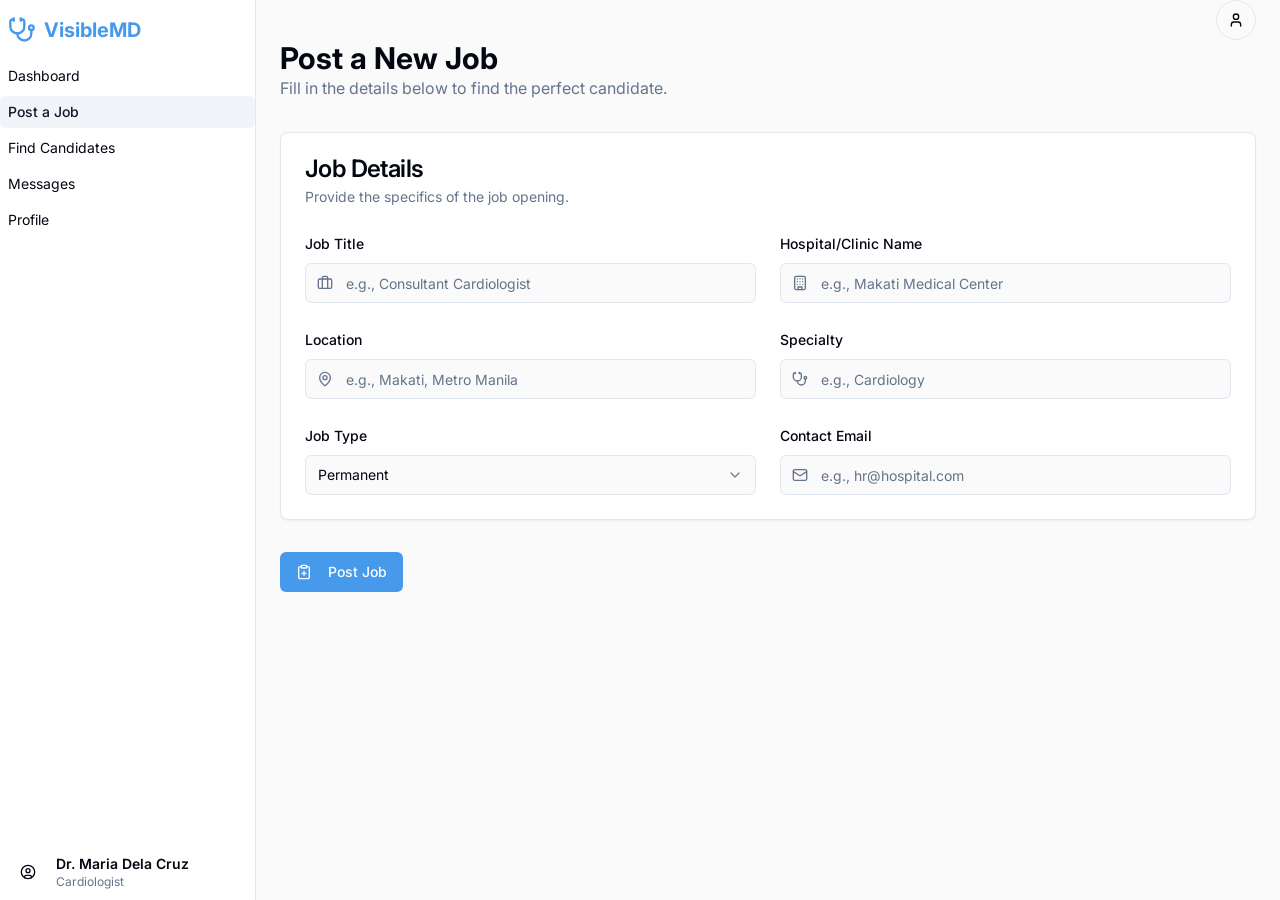
<file: post-job.html>
<!DOCTYPE html><html lang="en"><head><meta charSet="utf-8"/><meta name="viewport" content="width=device-width, initial-scale=1"/><link rel="stylesheet" href="/_next/static/css/e10b447091424313.css" data-precedence="next"/><link rel="preload" as="script" fetchPriority="low" href="/_next/static/chunks/webpack-3a68ca926a023bb8.js"/><script src="/_next/static/chunks/4bd1b696-4419cc93057fcf32.js" async=""></script><script src="/_next/static/chunks/684-3b891a12a09b0ac4.js" async=""></script><script src="/_next/static/chunks/main-app-455497814caa0ffc.js" async=""></script><script src="/_next/static/chunks/248-3e2974f59c6f9ea7.js" async=""></script><script src="/_next/static/chunks/838-d59eb42b2132bb22.js" async=""></script><script src="/_next/static/chunks/app/layout-f76ad3f7fa90d54c.js" async=""></script><script src="/_next/static/chunks/453-81a25525de981a67.js" async=""></script><script src="/_next/static/chunks/6-cdb6176dda94040b.js" async=""></script><script src="/_next/static/chunks/874-4127c55c33267841.js" async=""></script><script src="/_next/static/chunks/180-2fe8388a669a8950.js" async=""></script><script src="/_next/static/chunks/app/(app)/layout-6b7556a3fbc5ffc6.js" async=""></script><script src="/_next/static/chunks/810-3bb6913d6c8925a8.js" async=""></script><script src="/_next/static/chunks/417-d6479ce81fbb6cc5.js" async=""></script><script src="/_next/static/chunks/app/(app)/post-job/page-80c26e8e1d91934f.js" async=""></script><link rel="preconnect" href="https://fonts.googleapis.com"/><link rel="preconnect" href="https://fonts.gstatic.com" crossorigin="anonymous"/><link href="https://fonts.googleapis.com/css2?family=Inter:wght@400;500;600;700&amp;display=swap" rel="stylesheet"/><title>VisibleMD</title><meta name="description" content="A professional network and job board for doctors in the Philippines."/><link rel="icon" href="/favicon.ico" type="image/x-icon" sizes="16x16"/><script>document.querySelectorAll('body link[rel="icon"], body link[rel="apple-touch-icon"]').forEach(el => document.head.appendChild(el))</script><script src="/_next/static/chunks/polyfills-42372ed130431b0a.js" noModule=""></script></head><body class="font-body antialiased"><div hidden=""><!--$--><!--/$--></div><div style="--sidebar-width:16rem;--sidebar-width-icon:3rem" class="group/sidebar-wrapper flex min-h-svh w-full has-[[data-variant=inset]]:bg-sidebar"><div class="group peer hidden md:block text-sidebar-foreground" data-state="expanded" data-collapsible="" data-variant="sidebar" data-side="left"><div class="duration-200 relative h-svh w-[--sidebar-width] bg-transparent transition-[width] ease-linear group-data-[collapsible=offcanvas]:w-0 group-data-[side=right]:rotate-180 group-data-[collapsible=icon]:w-[--sidebar-width-icon]"></div><div class="duration-200 fixed inset-y-0 z-10 hidden h-svh w-[--sidebar-width] transition-[left,right,width] ease-linear md:flex left-0 group-data-[collapsible=offcanvas]:left-[calc(var(--sidebar-width)*-1)] group-data-[collapsible=icon]:w-[--sidebar-width-icon] group-data-[side=left]:border-r group-data-[side=right]:border-l"><div data-sidebar="sidebar" class="flex h-full w-full flex-col bg-sidebar group-data-[variant=floating]:rounded-lg group-data-[variant=floating]:border group-data-[variant=floating]:border-sidebar-border group-data-[variant=floating]:shadow"><div data-sidebar="header" class="flex flex-col gap-2 p-2"><div class="flex items-center justify-center sm:justify-start gap-2 py-2"><svg xmlns="http://www.w3.org/2000/svg" width="24" height="24" viewBox="0 0 24 24" fill="none" stroke="currentColor" stroke-width="2" stroke-linecap="round" stroke-linejoin="round" class="lucide lucide-stethoscope h-7 w-7 text-primary"><path d="M11 2v2"></path><path d="M5 2v2"></path><path d="M5 3H4a2 2 0 0 0-2 2v4a6 6 0 0 0 12 0V5a2 2 0 0 0-2-2h-1"></path><path d="M8 15a6 6 0 0 0 12 0v-3"></path><circle cx="20" cy="10" r="2"></circle></svg><h1 class="text-xl font-bold text-primary group-data-[state=collapsed]:hidden">VisibleMD</h1></div></div><div data-sidebar="content" class="flex min-h-0 flex-1 flex-col gap-2 overflow-auto group-data-[collapsible=icon]:overflow-hidden"><ul data-sidebar="menu" class="flex w-full min-w-0 flex-col gap-1"><li data-sidebar="menu-item" class="group/menu-item relative"><a href="/dashboard"><button data-sidebar="menu-button" data-size="default" data-active="false" class="peer/menu-button flex w-full items-center gap-2 overflow-hidden rounded-md p-2 text-left outline-none ring-sidebar-ring transition-[width,height,padding] focus-visible:ring-2 active:bg-sidebar-accent active:text-sidebar-accent-foreground disabled:pointer-events-none disabled:opacity-50 group-has-[[data-sidebar=menu-action]]/menu-item:pr-8 aria-disabled:pointer-events-none aria-disabled:opacity-50 data-[active=true]:bg-sidebar-accent data-[active=true]:font-medium data-[active=true]:text-sidebar-accent-foreground data-[state=open]:hover:bg-sidebar-accent data-[state=open]:hover:text-sidebar-accent-foreground group-data-[collapsible=icon]:!size-8 group-data-[collapsible=icon]:!p-2 [&amp;&gt;span:last-child]:truncate [&amp;&gt;svg]:size-4 [&amp;&gt;svg]:shrink-0 hover:bg-sidebar-accent hover:text-sidebar-accent-foreground h-8 text-sm" icon="[object Object]" data-state="closed">Dashboard</button></a></li><li data-sidebar="menu-item" class="group/menu-item relative"><a href="/post-job"><button data-sidebar="menu-button" data-size="default" data-active="true" class="peer/menu-button flex w-full items-center gap-2 overflow-hidden rounded-md p-2 text-left outline-none ring-sidebar-ring transition-[width,height,padding] focus-visible:ring-2 active:bg-sidebar-accent active:text-sidebar-accent-foreground disabled:pointer-events-none disabled:opacity-50 group-has-[[data-sidebar=menu-action]]/menu-item:pr-8 aria-disabled:pointer-events-none aria-disabled:opacity-50 data-[active=true]:bg-sidebar-accent data-[active=true]:font-medium data-[active=true]:text-sidebar-accent-foreground data-[state=open]:hover:bg-sidebar-accent data-[state=open]:hover:text-sidebar-accent-foreground group-data-[collapsible=icon]:!size-8 group-data-[collapsible=icon]:!p-2 [&amp;&gt;span:last-child]:truncate [&amp;&gt;svg]:size-4 [&amp;&gt;svg]:shrink-0 hover:bg-sidebar-accent hover:text-sidebar-accent-foreground h-8 text-sm" icon="[object Object]" data-state="closed">Post a Job</button></a></li><li data-sidebar="menu-item" class="group/menu-item relative"><a href="/find-candidates"><button data-sidebar="menu-button" data-size="default" data-active="false" class="peer/menu-button flex w-full items-center gap-2 overflow-hidden rounded-md p-2 text-left outline-none ring-sidebar-ring transition-[width,height,padding] focus-visible:ring-2 active:bg-sidebar-accent active:text-sidebar-accent-foreground disabled:pointer-events-none disabled:opacity-50 group-has-[[data-sidebar=menu-action]]/menu-item:pr-8 aria-disabled:pointer-events-none aria-disabled:opacity-50 data-[active=true]:bg-sidebar-accent data-[active=true]:font-medium data-[active=true]:text-sidebar-accent-foreground data-[state=open]:hover:bg-sidebar-accent data-[state=open]:hover:text-sidebar-accent-foreground group-data-[collapsible=icon]:!size-8 group-data-[collapsible=icon]:!p-2 [&amp;&gt;span:last-child]:truncate [&amp;&gt;svg]:size-4 [&amp;&gt;svg]:shrink-0 hover:bg-sidebar-accent hover:text-sidebar-accent-foreground h-8 text-sm" icon="[object Object]" data-state="closed">Find Candidates</button></a></li><li data-sidebar="menu-item" class="group/menu-item relative"><a href="/messages"><button data-sidebar="menu-button" data-size="default" data-active="false" class="peer/menu-button flex w-full items-center gap-2 overflow-hidden rounded-md p-2 text-left outline-none ring-sidebar-ring transition-[width,height,padding] focus-visible:ring-2 active:bg-sidebar-accent active:text-sidebar-accent-foreground disabled:pointer-events-none disabled:opacity-50 group-has-[[data-sidebar=menu-action]]/menu-item:pr-8 aria-disabled:pointer-events-none aria-disabled:opacity-50 data-[active=true]:bg-sidebar-accent data-[active=true]:font-medium data-[active=true]:text-sidebar-accent-foreground data-[state=open]:hover:bg-sidebar-accent data-[state=open]:hover:text-sidebar-accent-foreground group-data-[collapsible=icon]:!size-8 group-data-[collapsible=icon]:!p-2 [&amp;&gt;span:last-child]:truncate [&amp;&gt;svg]:size-4 [&amp;&gt;svg]:shrink-0 hover:bg-sidebar-accent hover:text-sidebar-accent-foreground h-8 text-sm" icon="[object Object]" data-state="closed">Messages</button></a></li><li data-sidebar="menu-item" class="group/menu-item relative"><a href="/profile"><button data-sidebar="menu-button" data-size="default" data-active="false" class="peer/menu-button flex w-full items-center gap-2 overflow-hidden rounded-md p-2 text-left outline-none ring-sidebar-ring transition-[width,height,padding] focus-visible:ring-2 active:bg-sidebar-accent active:text-sidebar-accent-foreground disabled:pointer-events-none disabled:opacity-50 group-has-[[data-sidebar=menu-action]]/menu-item:pr-8 aria-disabled:pointer-events-none aria-disabled:opacity-50 data-[active=true]:bg-sidebar-accent data-[active=true]:font-medium data-[active=true]:text-sidebar-accent-foreground data-[state=open]:hover:bg-sidebar-accent data-[state=open]:hover:text-sidebar-accent-foreground group-data-[collapsible=icon]:!size-8 group-data-[collapsible=icon]:!p-2 [&amp;&gt;span:last-child]:truncate [&amp;&gt;svg]:size-4 [&amp;&gt;svg]:shrink-0 hover:bg-sidebar-accent hover:text-sidebar-accent-foreground h-8 text-sm" icon="[object Object]" data-state="closed">Profile</button></a></li></ul></div><div data-sidebar="footer" class="flex flex-col gap-2 p-2"><div class="flex items-center gap-2"><button class="inline-flex items-center justify-center gap-2 whitespace-nowrap rounded-md text-sm font-medium ring-offset-background transition-colors focus-visible:outline-none focus-visible:ring-2 focus-visible:ring-ring focus-visible:ring-offset-2 disabled:pointer-events-none disabled:opacity-50 [&amp;_svg]:pointer-events-none [&amp;_svg]:size-4 [&amp;_svg]:shrink-0 hover:bg-accent hover:text-accent-foreground h-10 w-10"><svg xmlns="http://www.w3.org/2000/svg" width="24" height="24" viewBox="0 0 24 24" fill="none" stroke="currentColor" stroke-width="2" stroke-linecap="round" stroke-linejoin="round" class="lucide lucide-circle-user"><circle cx="12" cy="12" r="10"></circle><circle cx="12" cy="10" r="3"></circle><path d="M7 20.662V19a2 2 0 0 1 2-2h6a2 2 0 0 1 2 2v1.662"></path></svg></button><div class="flex flex-col group-data-[state=collapsed]:hidden"><span class="text-sm font-semibold">Dr. Maria Dela Cruz</span><span class="text-xs text-muted-foreground">Cardiologist</span></div></div></div></div></div></div><main class="relative flex min-h-svh flex-1 flex-col bg-background peer-data-[variant=inset]:min-h-[calc(100svh-theme(spacing.4))] md:peer-data-[variant=inset]:m-2 md:peer-data-[state=collapsed]:peer-data-[variant=inset]:ml-2 md:peer-data-[variant=inset]:ml-0 md:peer-data-[variant=inset]:rounded-xl md:peer-data-[variant=inset]:shadow"><header class="sticky top-0 z-30 flex h-14 items-center gap-4 border-b bg-background px-4 sm:static sm:h-auto sm:border-0 sm:bg-transparent sm:px-6"><button class="inline-flex items-center justify-center gap-2 whitespace-nowrap rounded-md text-sm font-medium ring-offset-background transition-colors focus-visible:outline-none focus-visible:ring-2 focus-visible:ring-ring focus-visible:ring-offset-2 disabled:pointer-events-none disabled:opacity-50 [&amp;_svg]:pointer-events-none [&amp;_svg]:size-4 [&amp;_svg]:shrink-0 hover:bg-accent hover:text-accent-foreground h-7 w-7 sm:hidden" data-sidebar="trigger"><svg xmlns="http://www.w3.org/2000/svg" width="24" height="24" viewBox="0 0 24 24" fill="none" stroke="currentColor" stroke-width="2" stroke-linecap="round" stroke-linejoin="round" class="lucide lucide-panel-left"><rect width="18" height="18" x="3" y="3" rx="2"></rect><path d="M9 3v18"></path></svg><span class="sr-only">Toggle Sidebar</span></button><div class="relative ml-auto flex-1 md:grow-0"></div><button class="inline-flex items-center justify-center gap-2 whitespace-nowrap text-sm font-medium ring-offset-background transition-colors focus-visible:outline-none focus-visible:ring-2 focus-visible:ring-ring focus-visible:ring-offset-2 disabled:pointer-events-none disabled:opacity-50 [&amp;_svg]:pointer-events-none [&amp;_svg]:size-4 [&amp;_svg]:shrink-0 border border-input bg-background hover:bg-accent hover:text-accent-foreground h-10 w-10 overflow-hidden rounded-full" type="button" id="radix-«Rrbdb»" aria-haspopup="menu" aria-expanded="false" data-state="closed"><svg xmlns="http://www.w3.org/2000/svg" width="24" height="24" viewBox="0 0 24 24" fill="none" stroke="currentColor" stroke-width="2" stroke-linecap="round" stroke-linejoin="round" class="lucide lucide-user"><path d="M19 21v-2a4 4 0 0 0-4-4H9a4 4 0 0 0-4 4v2"></path><circle cx="12" cy="7" r="4"></circle></svg></button></header><main class="flex-1 p-4 sm:px-6 sm:py-0"><div class="space-y-8"><div><h1 class="text-3xl font-bold">Post a New Job</h1><p class="text-muted-foreground">Fill in the details below to find the perfect candidate.</p></div><form class="space-y-8"><div class="rounded-lg border bg-card text-card-foreground shadow-sm"><div class="flex flex-col space-y-1.5 p-6"><div class="text-2xl font-semibold leading-none tracking-tight">Job Details</div><div class="text-sm text-muted-foreground">Provide the specifics of the job opening.</div></div><div class="p-6 pt-0 space-y-6"><div class="grid md:grid-cols-2 gap-6"><div class="space-y-2"><label class="text-sm font-medium leading-none peer-disabled:cursor-not-allowed peer-disabled:opacity-70" for="«R6cutbdb»-form-item">Job Title</label><div class="relative" id="«R6cutbdb»-form-item" aria-describedby="«R6cutbdb»-form-item-description" aria-invalid="false"><svg xmlns="http://www.w3.org/2000/svg" width="24" height="24" viewBox="0 0 24 24" fill="none" stroke="currentColor" stroke-width="2" stroke-linecap="round" stroke-linejoin="round" class="lucide lucide-briefcase absolute left-3 top-1/2 -translate-y-1/2 h-4 w-4 text-muted-foreground"><path d="M16 20V4a2 2 0 0 0-2-2h-4a2 2 0 0 0-2 2v16"></path><rect width="20" height="14" x="2" y="6" rx="2"></rect></svg><input class="flex h-10 w-full rounded-md border border-input bg-background px-3 py-2 text-base ring-offset-background file:border-0 file:bg-transparent file:text-sm file:font-medium file:text-foreground placeholder:text-muted-foreground focus-visible:outline-none focus-visible:ring-2 focus-visible:ring-ring focus-visible:ring-offset-2 disabled:cursor-not-allowed disabled:opacity-50 md:text-sm pl-10" placeholder="e.g., Consultant Cardiologist" name="title" value=""/></div></div><div class="space-y-2"><label class="text-sm font-medium leading-none peer-disabled:cursor-not-allowed peer-disabled:opacity-70" for="«Racutbdb»-form-item">Hospital/Clinic Name</label><div class="relative" id="«Racutbdb»-form-item" aria-describedby="«Racutbdb»-form-item-description" aria-invalid="false"><svg xmlns="http://www.w3.org/2000/svg" width="24" height="24" viewBox="0 0 24 24" fill="none" stroke="currentColor" stroke-width="2" stroke-linecap="round" stroke-linejoin="round" class="lucide lucide-building absolute left-3 top-1/2 -translate-y-1/2 h-4 w-4 text-muted-foreground"><rect width="16" height="20" x="4" y="2" rx="2" ry="2"></rect><path d="M9 22v-4h6v4"></path><path d="M8 6h.01"></path><path d="M16 6h.01"></path><path d="M12 6h.01"></path><path d="M12 10h.01"></path><path d="M12 14h.01"></path><path d="M16 10h.01"></path><path d="M16 14h.01"></path><path d="M8 10h.01"></path><path d="M8 14h.01"></path></svg><input class="flex h-10 w-full rounded-md border border-input bg-background px-3 py-2 text-base ring-offset-background file:border-0 file:bg-transparent file:text-sm file:font-medium file:text-foreground placeholder:text-muted-foreground focus-visible:outline-none focus-visible:ring-2 focus-visible:ring-ring focus-visible:ring-offset-2 disabled:cursor-not-allowed disabled:opacity-50 md:text-sm pl-10" placeholder="e.g., Makati Medical Center" name="hospital" value=""/></div></div><div class="space-y-2"><label class="text-sm font-medium leading-none peer-disabled:cursor-not-allowed peer-disabled:opacity-70" for="«Recutbdb»-form-item">Location</label><div class="relative" id="«Recutbdb»-form-item" aria-describedby="«Recutbdb»-form-item-description" aria-invalid="false"><svg xmlns="http://www.w3.org/2000/svg" width="24" height="24" viewBox="0 0 24 24" fill="none" stroke="currentColor" stroke-width="2" stroke-linecap="round" stroke-linejoin="round" class="lucide lucide-map-pin absolute left-3 top-1/2 -translate-y-1/2 h-4 w-4 text-muted-foreground"><path d="M20 10c0 4.993-5.539 10.193-7.399 11.799a1 1 0 0 1-1.202 0C9.539 20.193 4 14.993 4 10a8 8 0 0 1 16 0"></path><circle cx="12" cy="10" r="3"></circle></svg><input class="flex h-10 w-full rounded-md border border-input bg-background px-3 py-2 text-base ring-offset-background file:border-0 file:bg-transparent file:text-sm file:font-medium file:text-foreground placeholder:text-muted-foreground focus-visible:outline-none focus-visible:ring-2 focus-visible:ring-ring focus-visible:ring-offset-2 disabled:cursor-not-allowed disabled:opacity-50 md:text-sm pl-10" placeholder="e.g., Makati, Metro Manila" name="location" value=""/></div></div><div class="space-y-2"><label class="text-sm font-medium leading-none peer-disabled:cursor-not-allowed peer-disabled:opacity-70" for="«Ricutbdb»-form-item">Specialty</label><div class="relative" id="«Ricutbdb»-form-item" aria-describedby="«Ricutbdb»-form-item-description" aria-invalid="false"><svg xmlns="http://www.w3.org/2000/svg" width="24" height="24" viewBox="0 0 24 24" fill="none" stroke="currentColor" stroke-width="2" stroke-linecap="round" stroke-linejoin="round" class="lucide lucide-stethoscope absolute left-3 top-1/2 -translate-y-1/2 h-4 w-4 text-muted-foreground"><path d="M11 2v2"></path><path d="M5 2v2"></path><path d="M5 3H4a2 2 0 0 0-2 2v4a6 6 0 0 0 12 0V5a2 2 0 0 0-2-2h-1"></path><path d="M8 15a6 6 0 0 0 12 0v-3"></path><circle cx="20" cy="10" r="2"></circle></svg><input class="flex h-10 w-full rounded-md border border-input bg-background px-3 py-2 text-base ring-offset-background file:border-0 file:bg-transparent file:text-sm file:font-medium file:text-foreground placeholder:text-muted-foreground focus-visible:outline-none focus-visible:ring-2 focus-visible:ring-ring focus-visible:ring-offset-2 disabled:cursor-not-allowed disabled:opacity-50 md:text-sm pl-10" placeholder="e.g., Cardiology" name="specialty" value=""/></div></div><div class="space-y-2"><label class="text-sm font-medium leading-none peer-disabled:cursor-not-allowed peer-disabled:opacity-70" for="«Rmcutbdb»-form-item">Job Type</label><button type="button" role="combobox" aria-controls="radix-«R5mcutbdb»" aria-expanded="false" aria-autocomplete="none" dir="ltr" data-state="closed" class="flex h-10 w-full items-center justify-between rounded-md border border-input bg-background px-3 py-2 text-sm ring-offset-background placeholder:text-muted-foreground focus:outline-none focus:ring-2 focus:ring-ring focus:ring-offset-2 disabled:cursor-not-allowed disabled:opacity-50 [&amp;&gt;span]:line-clamp-1" id="«Rmcutbdb»-form-item" aria-describedby="«Rmcutbdb»-form-item-description" aria-invalid="false"><span style="pointer-events:none"></span><svg xmlns="http://www.w3.org/2000/svg" width="24" height="24" viewBox="0 0 24 24" fill="none" stroke="currentColor" stroke-width="2" stroke-linecap="round" stroke-linejoin="round" class="lucide lucide-chevron-down h-4 w-4 opacity-50" aria-hidden="true"><path d="m6 9 6 6 6-6"></path></svg></button><select aria-hidden="true" tabindex="-1" style="position:absolute;border:0;width:1px;height:1px;padding:0;margin:-1px;overflow:hidden;clip:rect(0, 0, 0, 0);white-space:nowrap;word-wrap:normal"></select></div><div class="space-y-2"><label class="text-sm font-medium leading-none peer-disabled:cursor-not-allowed peer-disabled:opacity-70" for="«Rqcutbdb»-form-item">Contact Email</label><div class="relative" id="«Rqcutbdb»-form-item" aria-describedby="«Rqcutbdb»-form-item-description" aria-invalid="false"><svg xmlns="http://www.w3.org/2000/svg" width="24" height="24" viewBox="0 0 24 24" fill="none" stroke="currentColor" stroke-width="2" stroke-linecap="round" stroke-linejoin="round" class="lucide lucide-mail absolute left-3 top-1/2 -translate-y-1/2 h-4 w-4 text-muted-foreground"><rect width="20" height="16" x="2" y="4" rx="2"></rect><path d="m22 7-8.97 5.7a1.94 1.94 0 0 1-2.06 0L2 7"></path></svg><input type="email" class="flex h-10 w-full rounded-md border border-input bg-background px-3 py-2 text-base ring-offset-background file:border-0 file:bg-transparent file:text-sm file:font-medium file:text-foreground placeholder:text-muted-foreground focus-visible:outline-none focus-visible:ring-2 focus-visible:ring-ring focus-visible:ring-offset-2 disabled:cursor-not-allowed disabled:opacity-50 md:text-sm pl-10" placeholder="e.g., hr@hospital.com" name="contact" value=""/></div></div></div></div></div><button class="inline-flex items-center justify-center gap-2 whitespace-nowrap rounded-md text-sm font-medium ring-offset-background transition-colors focus-visible:outline-none focus-visible:ring-2 focus-visible:ring-ring focus-visible:ring-offset-2 disabled:pointer-events-none disabled:opacity-50 [&amp;_svg]:pointer-events-none [&amp;_svg]:size-4 [&amp;_svg]:shrink-0 bg-primary text-primary-foreground hover:bg-primary/90 h-10 px-4 py-2" type="submit"><svg xmlns="http://www.w3.org/2000/svg" width="24" height="24" viewBox="0 0 24 24" fill="none" stroke="currentColor" stroke-width="2" stroke-linecap="round" stroke-linejoin="round" class="lucide lucide-clipboard-plus mr-2 h-4 w-4"><rect width="8" height="4" x="8" y="2" rx="1" ry="1"></rect><path d="M16 4h2a2 2 0 0 1 2 2v14a2 2 0 0 1-2 2H6a2 2 0 0 1-2-2V6a2 2 0 0 1 2-2h2"></path><path d="M9 14h6"></path><path d="M12 17v-6"></path></svg>Post Job</button></form></div><!--$--><!--/$--></main></main></div><div role="region" aria-label="Notifications (F8)" tabindex="-1" style="pointer-events:none"><ol tabindex="-1" class="fixed top-0 z-[100] flex max-h-screen w-full flex-col-reverse p-4 sm:bottom-0 sm:right-0 sm:top-auto sm:flex-col md:max-w-[420px]"></ol></div><script src="/_next/static/chunks/webpack-3a68ca926a023bb8.js" async=""></script><script>(self.__next_f=self.__next_f||[]).push([0])</script><script>self.__next_f.push([1,"1:\"$Sreact.fragment\"\n2:I[7555,[],\"\"]\n3:I[1295,[],\"\"]\n4:I[9156,[\"248\",\"static/chunks/248-3e2974f59c6f9ea7.js\",\"838\",\"static/chunks/838-d59eb42b2132bb22.js\",\"177\",\"static/chunks/app/layout-f76ad3f7fa90d54c.js\"],\"Toaster\"]\n5:I[4970,[],\"ClientSegmentRoot\"]\n6:I[7007,[\"248\",\"static/chunks/248-3e2974f59c6f9ea7.js\",\"453\",\"static/chunks/453-81a25525de981a67.js\",\"838\",\"static/chunks/838-d59eb42b2132bb22.js\",\"6\",\"static/chunks/6-cdb6176dda94040b.js\",\"874\",\"static/chunks/874-4127c55c33267841.js\",\"180\",\"static/chunks/180-2fe8388a669a8950.js\",\"944\",\"static/chunks/app/(app)/layout-6b7556a3fbc5ffc6.js\"],\"default\"]\n8:I[894,[],\"ClientPageRoot\"]\n9:I[5414,[\"248\",\"static/chunks/248-3e2974f59c6f9ea7.js\",\"453\",\"static/chunks/453-81a25525de981a67.js\",\"838\",\"static/chunks/838-d59eb42b2132bb22.js\",\"6\",\"static/chunks/6-cdb6176dda94040b.js\",\"810\",\"static/chunks/810-3bb6913d6c8925a8.js\",\"417\",\"static/chunks/417-d6479ce81fbb6cc5.js\",\"552\",\"static/chunks/app/(app)/post-job/page-80c26e8e1d91934f.js\"],\"default\"]\nc:I[9665,[],\"OutletBoundary\"]\nf:I[4911,[],\"AsyncMetadataOutlet\"]\n11:I[9665,[],\"ViewportBoundary\"]\n13:I[9665,[],\"MetadataBoundary\"]\n15:I[6614,[],\"\"]\n:HL[\"/_next/static/css/e10b447091424313.css\",\"style\"]\n"])</script><script>self.__next_f.push([1,"0:{\"P\":null,\"b\":\"kLE0tnAf_63DPPve_FJ5Z\",\"p\":\"\",\"c\":[\"\",\"post-job\"],\"i\":false,\"f\":[[[\"\",{\"children\":[\"(app)\",{\"children\":[\"post-job\",{\"children\":[\"__PAGE__\",{}]}]}]},\"$undefined\",\"$undefined\",true],[\"\",[\"$\",\"$1\",\"c\",{\"children\":[[[\"$\",\"link\",\"0\",{\"rel\":\"stylesheet\",\"href\":\"/_next/static/css/e10b447091424313.css\",\"precedence\":\"next\",\"crossOrigin\":\"$undefined\",\"nonce\":\"$undefined\"}]],[\"$\",\"html\",null,{\"lang\":\"en\",\"children\":[[\"$\",\"head\",null,{\"children\":[[\"$\",\"link\",null,{\"rel\":\"preconnect\",\"href\":\"https://fonts.googleapis.com\"}],[\"$\",\"link\",null,{\"rel\":\"preconnect\",\"href\":\"https://fonts.gstatic.com\",\"crossOrigin\":\"anonymous\"}],[\"$\",\"link\",null,{\"href\":\"https://fonts.googleapis.com/css2?family=Inter:wght@400;500;600;700\u0026display=swap\",\"rel\":\"stylesheet\"}]]}],[\"$\",\"body\",null,{\"className\":\"font-body antialiased\",\"children\":[[\"$\",\"$L2\",null,{\"parallelRouterKey\":\"children\",\"error\":\"$undefined\",\"errorStyles\":\"$undefined\",\"errorScripts\":\"$undefined\",\"template\":[\"$\",\"$L3\",null,{}],\"templateStyles\":\"$undefined\",\"templateScripts\":\"$undefined\",\"notFound\":[[[\"$\",\"title\",null,{\"children\":\"404: This page could not be found.\"}],[\"$\",\"div\",null,{\"style\":{\"fontFamily\":\"system-ui,\\\"Segoe UI\\\",Roboto,Helvetica,Arial,sans-serif,\\\"Apple Color Emoji\\\",\\\"Segoe UI Emoji\\\"\",\"height\":\"100vh\",\"textAlign\":\"center\",\"display\":\"flex\",\"flexDirection\":\"column\",\"alignItems\":\"center\",\"justifyContent\":\"center\"},\"children\":[\"$\",\"div\",null,{\"children\":[[\"$\",\"style\",null,{\"dangerouslySetInnerHTML\":{\"__html\":\"body{color:#000;background:#fff;margin:0}.next-error-h1{border-right:1px solid rgba(0,0,0,.3)}@media (prefers-color-scheme:dark){body{color:#fff;background:#000}.next-error-h1{border-right:1px solid rgba(255,255,255,.3)}}\"}}],[\"$\",\"h1\",null,{\"className\":\"next-error-h1\",\"style\":{\"display\":\"inline-block\",\"margin\":\"0 20px 0 0\",\"padding\":\"0 23px 0 0\",\"fontSize\":24,\"fontWeight\":500,\"verticalAlign\":\"top\",\"lineHeight\":\"49px\"},\"children\":404}],[\"$\",\"div\",null,{\"style\":{\"display\":\"inline-block\"},\"children\":[\"$\",\"h2\",null,{\"style\":{\"fontSize\":14,\"fontWeight\":400,\"lineHeight\":\"49px\",\"margin\":0},\"children\":\"This page could not be found.\"}]}]]}]}]],[]],\"forbidden\":\"$undefined\",\"unauthorized\":\"$undefined\"}],[\"$\",\"$L4\",null,{}]]}]]}]]}],{\"children\":[\"(app)\",[\"$\",\"$1\",\"c\",{\"children\":[null,[\"$\",\"$L5\",null,{\"Component\":\"$6\",\"slots\":{\"children\":[\"$\",\"$L2\",null,{\"parallelRouterKey\":\"children\",\"error\":\"$undefined\",\"errorStyles\":\"$undefined\",\"errorScripts\":\"$undefined\",\"template\":[\"$\",\"$L3\",null,{}],\"templateStyles\":\"$undefined\",\"templateScripts\":\"$undefined\",\"notFound\":[[[\"$\",\"title\",null,{\"children\":\"404: This page could not be found.\"}],[\"$\",\"div\",null,{\"style\":\"$0:f:0:1:1:props:children:1:props:children:1:props:children:0:props:notFound:0:1:props:style\",\"children\":[\"$\",\"div\",null,{\"children\":[[\"$\",\"style\",null,{\"dangerouslySetInnerHTML\":{\"__html\":\"body{color:#000;background:#fff;margin:0}.next-error-h1{border-right:1px solid rgba(0,0,0,.3)}@media (prefers-color-scheme:dark){body{color:#fff;background:#000}.next-error-h1{border-right:1px solid rgba(255,255,255,.3)}}\"}}],[\"$\",\"h1\",null,{\"className\":\"next-error-h1\",\"style\":\"$0:f:0:1:1:props:children:1:props:children:1:props:children:0:props:notFound:0:1:props:children:props:children:1:props:style\",\"children\":404}],[\"$\",\"div\",null,{\"style\":\"$0:f:0:1:1:props:children:1:props:children:1:props:children:0:props:notFound:0:1:props:children:props:children:2:props:style\",\"children\":[\"$\",\"h2\",null,{\"style\":\"$0:f:0:1:1:props:children:1:props:children:1:props:children:0:props:notFound:0:1:props:children:props:children:2:props:children:props:style\",\"children\":\"This page could not be found.\"}]}]]}]}]],[]],\"forbidden\":\"$undefined\",\"unauthorized\":\"$undefined\"}]},\"params\":{},\"promise\":\"$@7\"}]]}],{\"children\":[\"post-job\",[\"$\",\"$1\",\"c\",{\"children\":[null,[\"$\",\"$L2\",null,{\"parallelRouterKey\":\"children\",\"error\":\"$undefined\",\"errorStyles\":\"$undefined\",\"errorScripts\":\"$undefined\",\"template\":[\"$\",\"$L3\",null,{}],\"templateStyles\":\"$undefined\",\"templateScripts\":\"$undefined\",\"notFound\":\"$undefined\",\"forbidden\":\"$undefined\",\"unauthorized\":\"$undefined\"}]]}],{\"children\":[\"__PAGE__\",[\"$\",\"$1\",\"c\",{\"children\":[[\"$\",\"$L8\",null,{\"Component\":\"$9\",\"searchParams\":{},\"params\":\"$0:f:0:1:2:children:1:props:children:1:props:params\",\"promises\":[\"$@a\",\"$@b\"]}],null,[\"$\",\"$Lc\",null,{\"children\":[\"$Ld\",\"$Le\",[\"$\",\"$Lf\",null,{\"promise\":\"$@10\"}]]}]]}],{},null,false]},null,false]},null,false]},null,false],[\"$\",\"$1\",\"h\",{\"children\":[null,[\"$\",\"$1\",\"YYmAhuPrXiJkbq93Ruh3Wv\",{\"children\":[[\"$\",\"$L11\",null,{\"children\":\"$L12\"}],null]}],[\"$\",\"$L13\",null,{\"children\":\"$L14\"}]]}],false]],\"m\":\"$undefined\",\"G\":[\"$15\",\"$undefined\"],\"s\":false,\"S\":true}\n"])</script><script>self.__next_f.push([1,"16:\"$Sreact.suspense\"\n17:I[4911,[],\"AsyncMetadata\"]\n7:{}\na:{}\nb:{}\n14:[\"$\",\"div\",null,{\"hidden\":true,\"children\":[\"$\",\"$16\",null,{\"fallback\":null,\"children\":[\"$\",\"$L17\",null,{\"promise\":\"$@18\"}]}]}]\n"])</script><script>self.__next_f.push([1,"e:null\n"])</script><script>self.__next_f.push([1,"12:[[\"$\",\"meta\",\"0\",{\"charSet\":\"utf-8\"}],[\"$\",\"meta\",\"1\",{\"name\":\"viewport\",\"content\":\"width=device-width, initial-scale=1\"}]]\nd:null\n"])</script><script>self.__next_f.push([1,"10:{\"metadata\":[[\"$\",\"title\",\"0\",{\"children\":\"VisibleMD\"}],[\"$\",\"meta\",\"1\",{\"name\":\"description\",\"content\":\"A professional network and job board for doctors in the Philippines.\"}],[\"$\",\"link\",\"2\",{\"rel\":\"icon\",\"href\":\"/favicon.ico\",\"type\":\"image/x-icon\",\"sizes\":\"16x16\"}]],\"error\":null,\"digest\":\"$undefined\"}\n18:{\"metadata\":\"$10:metadata\",\"error\":null,\"digest\":\"$undefined\"}\n"])</script></body></html>
</file>
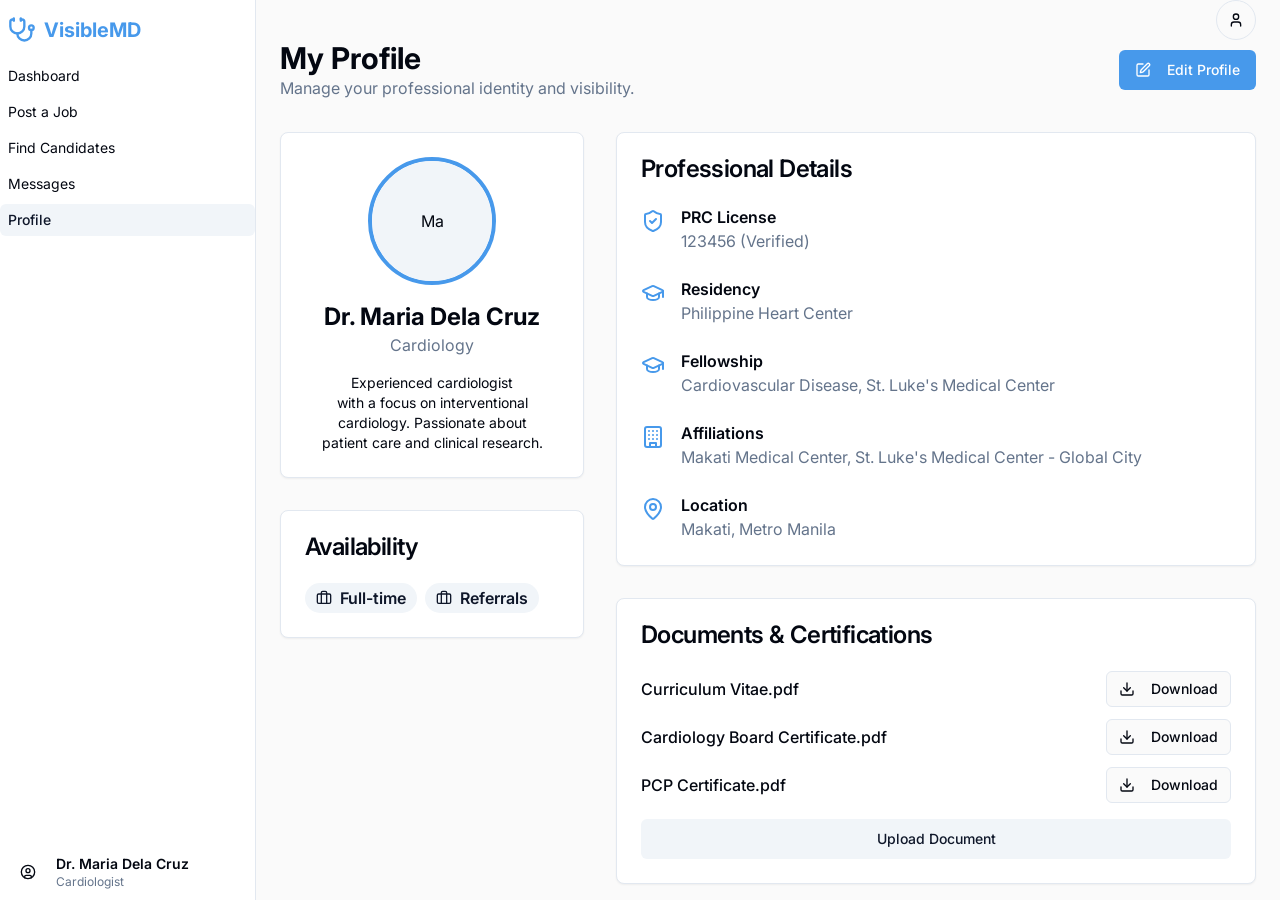
<file: profile.html>
<!DOCTYPE html><html lang="en"><head><meta charSet="utf-8"/><meta name="viewport" content="width=device-width, initial-scale=1"/><link rel="stylesheet" href="/_next/static/css/e10b447091424313.css" data-precedence="next"/><link rel="preload" as="script" fetchPriority="low" href="/_next/static/chunks/webpack-3a68ca926a023bb8.js"/><script src="/_next/static/chunks/4bd1b696-4419cc93057fcf32.js" async=""></script><script src="/_next/static/chunks/684-3b891a12a09b0ac4.js" async=""></script><script src="/_next/static/chunks/main-app-455497814caa0ffc.js" async=""></script><script src="/_next/static/chunks/248-3e2974f59c6f9ea7.js" async=""></script><script src="/_next/static/chunks/838-d59eb42b2132bb22.js" async=""></script><script src="/_next/static/chunks/app/layout-f76ad3f7fa90d54c.js" async=""></script><script src="/_next/static/chunks/453-81a25525de981a67.js" async=""></script><script src="/_next/static/chunks/6-cdb6176dda94040b.js" async=""></script><script src="/_next/static/chunks/874-4127c55c33267841.js" async=""></script><script src="/_next/static/chunks/180-2fe8388a669a8950.js" async=""></script><script src="/_next/static/chunks/app/(app)/layout-6b7556a3fbc5ffc6.js" async=""></script><script src="/_next/static/chunks/app/(app)/profile/page-4d41fc5706a83139.js" async=""></script><link rel="preconnect" href="https://fonts.googleapis.com"/><link rel="preconnect" href="https://fonts.gstatic.com" crossorigin="anonymous"/><link href="https://fonts.googleapis.com/css2?family=Inter:wght@400;500;600;700&amp;display=swap" rel="stylesheet"/><title>VisibleMD</title><meta name="description" content="A professional network and job board for doctors in the Philippines."/><link rel="icon" href="/favicon.ico" type="image/x-icon" sizes="16x16"/><script>document.querySelectorAll('body link[rel="icon"], body link[rel="apple-touch-icon"]').forEach(el => document.head.appendChild(el))</script><script src="/_next/static/chunks/polyfills-42372ed130431b0a.js" noModule=""></script></head><body class="font-body antialiased"><div hidden=""><!--$--><!--/$--></div><div style="--sidebar-width:16rem;--sidebar-width-icon:3rem" class="group/sidebar-wrapper flex min-h-svh w-full has-[[data-variant=inset]]:bg-sidebar"><div class="group peer hidden md:block text-sidebar-foreground" data-state="expanded" data-collapsible="" data-variant="sidebar" data-side="left"><div class="duration-200 relative h-svh w-[--sidebar-width] bg-transparent transition-[width] ease-linear group-data-[collapsible=offcanvas]:w-0 group-data-[side=right]:rotate-180 group-data-[collapsible=icon]:w-[--sidebar-width-icon]"></div><div class="duration-200 fixed inset-y-0 z-10 hidden h-svh w-[--sidebar-width] transition-[left,right,width] ease-linear md:flex left-0 group-data-[collapsible=offcanvas]:left-[calc(var(--sidebar-width)*-1)] group-data-[collapsible=icon]:w-[--sidebar-width-icon] group-data-[side=left]:border-r group-data-[side=right]:border-l"><div data-sidebar="sidebar" class="flex h-full w-full flex-col bg-sidebar group-data-[variant=floating]:rounded-lg group-data-[variant=floating]:border group-data-[variant=floating]:border-sidebar-border group-data-[variant=floating]:shadow"><div data-sidebar="header" class="flex flex-col gap-2 p-2"><div class="flex items-center justify-center sm:justify-start gap-2 py-2"><svg xmlns="http://www.w3.org/2000/svg" width="24" height="24" viewBox="0 0 24 24" fill="none" stroke="currentColor" stroke-width="2" stroke-linecap="round" stroke-linejoin="round" class="lucide lucide-stethoscope h-7 w-7 text-primary"><path d="M11 2v2"></path><path d="M5 2v2"></path><path d="M5 3H4a2 2 0 0 0-2 2v4a6 6 0 0 0 12 0V5a2 2 0 0 0-2-2h-1"></path><path d="M8 15a6 6 0 0 0 12 0v-3"></path><circle cx="20" cy="10" r="2"></circle></svg><h1 class="text-xl font-bold text-primary group-data-[state=collapsed]:hidden">VisibleMD</h1></div></div><div data-sidebar="content" class="flex min-h-0 flex-1 flex-col gap-2 overflow-auto group-data-[collapsible=icon]:overflow-hidden"><ul data-sidebar="menu" class="flex w-full min-w-0 flex-col gap-1"><li data-sidebar="menu-item" class="group/menu-item relative"><a href="/dashboard"><button data-sidebar="menu-button" data-size="default" data-active="false" class="peer/menu-button flex w-full items-center gap-2 overflow-hidden rounded-md p-2 text-left outline-none ring-sidebar-ring transition-[width,height,padding] focus-visible:ring-2 active:bg-sidebar-accent active:text-sidebar-accent-foreground disabled:pointer-events-none disabled:opacity-50 group-has-[[data-sidebar=menu-action]]/menu-item:pr-8 aria-disabled:pointer-events-none aria-disabled:opacity-50 data-[active=true]:bg-sidebar-accent data-[active=true]:font-medium data-[active=true]:text-sidebar-accent-foreground data-[state=open]:hover:bg-sidebar-accent data-[state=open]:hover:text-sidebar-accent-foreground group-data-[collapsible=icon]:!size-8 group-data-[collapsible=icon]:!p-2 [&amp;&gt;span:last-child]:truncate [&amp;&gt;svg]:size-4 [&amp;&gt;svg]:shrink-0 hover:bg-sidebar-accent hover:text-sidebar-accent-foreground h-8 text-sm" icon="[object Object]" data-state="closed">Dashboard</button></a></li><li data-sidebar="menu-item" class="group/menu-item relative"><a href="/post-job"><button data-sidebar="menu-button" data-size="default" data-active="false" class="peer/menu-button flex w-full items-center gap-2 overflow-hidden rounded-md p-2 text-left outline-none ring-sidebar-ring transition-[width,height,padding] focus-visible:ring-2 active:bg-sidebar-accent active:text-sidebar-accent-foreground disabled:pointer-events-none disabled:opacity-50 group-has-[[data-sidebar=menu-action]]/menu-item:pr-8 aria-disabled:pointer-events-none aria-disabled:opacity-50 data-[active=true]:bg-sidebar-accent data-[active=true]:font-medium data-[active=true]:text-sidebar-accent-foreground data-[state=open]:hover:bg-sidebar-accent data-[state=open]:hover:text-sidebar-accent-foreground group-data-[collapsible=icon]:!size-8 group-data-[collapsible=icon]:!p-2 [&amp;&gt;span:last-child]:truncate [&amp;&gt;svg]:size-4 [&amp;&gt;svg]:shrink-0 hover:bg-sidebar-accent hover:text-sidebar-accent-foreground h-8 text-sm" icon="[object Object]" data-state="closed">Post a Job</button></a></li><li data-sidebar="menu-item" class="group/menu-item relative"><a href="/find-candidates"><button data-sidebar="menu-button" data-size="default" data-active="false" class="peer/menu-button flex w-full items-center gap-2 overflow-hidden rounded-md p-2 text-left outline-none ring-sidebar-ring transition-[width,height,padding] focus-visible:ring-2 active:bg-sidebar-accent active:text-sidebar-accent-foreground disabled:pointer-events-none disabled:opacity-50 group-has-[[data-sidebar=menu-action]]/menu-item:pr-8 aria-disabled:pointer-events-none aria-disabled:opacity-50 data-[active=true]:bg-sidebar-accent data-[active=true]:font-medium data-[active=true]:text-sidebar-accent-foreground data-[state=open]:hover:bg-sidebar-accent data-[state=open]:hover:text-sidebar-accent-foreground group-data-[collapsible=icon]:!size-8 group-data-[collapsible=icon]:!p-2 [&amp;&gt;span:last-child]:truncate [&amp;&gt;svg]:size-4 [&amp;&gt;svg]:shrink-0 hover:bg-sidebar-accent hover:text-sidebar-accent-foreground h-8 text-sm" icon="[object Object]" data-state="closed">Find Candidates</button></a></li><li data-sidebar="menu-item" class="group/menu-item relative"><a href="/messages"><button data-sidebar="menu-button" data-size="default" data-active="false" class="peer/menu-button flex w-full items-center gap-2 overflow-hidden rounded-md p-2 text-left outline-none ring-sidebar-ring transition-[width,height,padding] focus-visible:ring-2 active:bg-sidebar-accent active:text-sidebar-accent-foreground disabled:pointer-events-none disabled:opacity-50 group-has-[[data-sidebar=menu-action]]/menu-item:pr-8 aria-disabled:pointer-events-none aria-disabled:opacity-50 data-[active=true]:bg-sidebar-accent data-[active=true]:font-medium data-[active=true]:text-sidebar-accent-foreground data-[state=open]:hover:bg-sidebar-accent data-[state=open]:hover:text-sidebar-accent-foreground group-data-[collapsible=icon]:!size-8 group-data-[collapsible=icon]:!p-2 [&amp;&gt;span:last-child]:truncate [&amp;&gt;svg]:size-4 [&amp;&gt;svg]:shrink-0 hover:bg-sidebar-accent hover:text-sidebar-accent-foreground h-8 text-sm" icon="[object Object]" data-state="closed">Messages</button></a></li><li data-sidebar="menu-item" class="group/menu-item relative"><a href="/profile"><button data-sidebar="menu-button" data-size="default" data-active="true" class="peer/menu-button flex w-full items-center gap-2 overflow-hidden rounded-md p-2 text-left outline-none ring-sidebar-ring transition-[width,height,padding] focus-visible:ring-2 active:bg-sidebar-accent active:text-sidebar-accent-foreground disabled:pointer-events-none disabled:opacity-50 group-has-[[data-sidebar=menu-action]]/menu-item:pr-8 aria-disabled:pointer-events-none aria-disabled:opacity-50 data-[active=true]:bg-sidebar-accent data-[active=true]:font-medium data-[active=true]:text-sidebar-accent-foreground data-[state=open]:hover:bg-sidebar-accent data-[state=open]:hover:text-sidebar-accent-foreground group-data-[collapsible=icon]:!size-8 group-data-[collapsible=icon]:!p-2 [&amp;&gt;span:last-child]:truncate [&amp;&gt;svg]:size-4 [&amp;&gt;svg]:shrink-0 hover:bg-sidebar-accent hover:text-sidebar-accent-foreground h-8 text-sm" icon="[object Object]" data-state="closed">Profile</button></a></li></ul></div><div data-sidebar="footer" class="flex flex-col gap-2 p-2"><div class="flex items-center gap-2"><button class="inline-flex items-center justify-center gap-2 whitespace-nowrap rounded-md text-sm font-medium ring-offset-background transition-colors focus-visible:outline-none focus-visible:ring-2 focus-visible:ring-ring focus-visible:ring-offset-2 disabled:pointer-events-none disabled:opacity-50 [&amp;_svg]:pointer-events-none [&amp;_svg]:size-4 [&amp;_svg]:shrink-0 hover:bg-accent hover:text-accent-foreground h-10 w-10"><svg xmlns="http://www.w3.org/2000/svg" width="24" height="24" viewBox="0 0 24 24" fill="none" stroke="currentColor" stroke-width="2" stroke-linecap="round" stroke-linejoin="round" class="lucide lucide-circle-user"><circle cx="12" cy="12" r="10"></circle><circle cx="12" cy="10" r="3"></circle><path d="M7 20.662V19a2 2 0 0 1 2-2h6a2 2 0 0 1 2 2v1.662"></path></svg></button><div class="flex flex-col group-data-[state=collapsed]:hidden"><span class="text-sm font-semibold">Dr. Maria Dela Cruz</span><span class="text-xs text-muted-foreground">Cardiologist</span></div></div></div></div></div></div><main class="relative flex min-h-svh flex-1 flex-col bg-background peer-data-[variant=inset]:min-h-[calc(100svh-theme(spacing.4))] md:peer-data-[variant=inset]:m-2 md:peer-data-[state=collapsed]:peer-data-[variant=inset]:ml-2 md:peer-data-[variant=inset]:ml-0 md:peer-data-[variant=inset]:rounded-xl md:peer-data-[variant=inset]:shadow"><header class="sticky top-0 z-30 flex h-14 items-center gap-4 border-b bg-background px-4 sm:static sm:h-auto sm:border-0 sm:bg-transparent sm:px-6"><button class="inline-flex items-center justify-center gap-2 whitespace-nowrap rounded-md text-sm font-medium ring-offset-background transition-colors focus-visible:outline-none focus-visible:ring-2 focus-visible:ring-ring focus-visible:ring-offset-2 disabled:pointer-events-none disabled:opacity-50 [&amp;_svg]:pointer-events-none [&amp;_svg]:size-4 [&amp;_svg]:shrink-0 hover:bg-accent hover:text-accent-foreground h-7 w-7 sm:hidden" data-sidebar="trigger"><svg xmlns="http://www.w3.org/2000/svg" width="24" height="24" viewBox="0 0 24 24" fill="none" stroke="currentColor" stroke-width="2" stroke-linecap="round" stroke-linejoin="round" class="lucide lucide-panel-left"><rect width="18" height="18" x="3" y="3" rx="2"></rect><path d="M9 3v18"></path></svg><span class="sr-only">Toggle Sidebar</span></button><div class="relative ml-auto flex-1 md:grow-0"></div><button class="inline-flex items-center justify-center gap-2 whitespace-nowrap text-sm font-medium ring-offset-background transition-colors focus-visible:outline-none focus-visible:ring-2 focus-visible:ring-ring focus-visible:ring-offset-2 disabled:pointer-events-none disabled:opacity-50 [&amp;_svg]:pointer-events-none [&amp;_svg]:size-4 [&amp;_svg]:shrink-0 border border-input bg-background hover:bg-accent hover:text-accent-foreground h-10 w-10 overflow-hidden rounded-full" type="button" id="radix-«Rrbdb»" aria-haspopup="menu" aria-expanded="false" data-state="closed"><svg xmlns="http://www.w3.org/2000/svg" width="24" height="24" viewBox="0 0 24 24" fill="none" stroke="currentColor" stroke-width="2" stroke-linecap="round" stroke-linejoin="round" class="lucide lucide-user"><path d="M19 21v-2a4 4 0 0 0-4-4H9a4 4 0 0 0-4 4v2"></path><circle cx="12" cy="7" r="4"></circle></svg></button></header><main class="flex-1 p-4 sm:px-6 sm:py-0"><div class="space-y-8"><div class="flex items-center justify-between"><div><h1 class="text-3xl font-bold">My Profile</h1><p class="text-muted-foreground">Manage your professional identity and visibility.</p></div><button class="inline-flex items-center justify-center gap-2 whitespace-nowrap rounded-md text-sm font-medium ring-offset-background transition-colors focus-visible:outline-none focus-visible:ring-2 focus-visible:ring-ring focus-visible:ring-offset-2 disabled:pointer-events-none disabled:opacity-50 [&amp;_svg]:pointer-events-none [&amp;_svg]:size-4 [&amp;_svg]:shrink-0 bg-primary text-primary-foreground hover:bg-primary/90 h-10 px-4 py-2"><svg xmlns="http://www.w3.org/2000/svg" width="24" height="24" viewBox="0 0 24 24" fill="none" stroke="currentColor" stroke-width="2" stroke-linecap="round" stroke-linejoin="round" class="lucide lucide-square-pen mr-2 h-4 w-4"><path d="M12 3H5a2 2 0 0 0-2 2v14a2 2 0 0 0 2 2h14a2 2 0 0 0 2-2v-7"></path><path d="M18.375 2.625a1 1 0 0 1 3 3l-9.013 9.014a2 2 0 0 1-.853.505l-2.873.84a.5.5 0 0 1-.62-.62l.84-2.873a2 2 0 0 1 .506-.852z"></path></svg> Edit Profile</button></div><div class="grid grid-cols-1 lg:grid-cols-3 gap-8"><div class="lg:col-span-1 space-y-8"><div class="rounded-lg border bg-card text-card-foreground shadow-sm"><div class="p-6 pt-6 flex flex-col items-center text-center"><span class="relative flex shrink-0 overflow-hidden rounded-full h-32 w-32 border-4 border-primary"><span class="flex h-full w-full items-center justify-center rounded-full bg-muted">Ma</span></span><h2 class="mt-4 text-2xl font-bold">Dr. Maria Dela Cruz</h2><p class="text-muted-foreground">Cardiology</p><p class="mt-4 text-sm text-balance">Experienced cardiologist with a focus on interventional cardiology. Passionate about patient care and clinical research.</p></div></div><div class="rounded-lg border bg-card text-card-foreground shadow-sm"><div class="flex flex-col space-y-1.5 p-6"><div class="text-2xl font-semibold leading-none tracking-tight">Availability</div></div><div class="p-6 pt-0"><div class="flex flex-wrap gap-2"><div class="inline-flex items-center rounded-full border px-2.5 py-0.5 font-semibold transition-colors focus:outline-none focus:ring-2 focus:ring-ring focus:ring-offset-2 border-transparent bg-secondary text-secondary-foreground hover:bg-secondary/80 text-base"><svg xmlns="http://www.w3.org/2000/svg" width="24" height="24" viewBox="0 0 24 24" fill="none" stroke="currentColor" stroke-width="2" stroke-linecap="round" stroke-linejoin="round" class="lucide lucide-briefcase mr-2 h-4 w-4"><path d="M16 20V4a2 2 0 0 0-2-2h-4a2 2 0 0 0-2 2v16"></path><rect width="20" height="14" x="2" y="6" rx="2"></rect></svg>Full-time</div><div class="inline-flex items-center rounded-full border px-2.5 py-0.5 font-semibold transition-colors focus:outline-none focus:ring-2 focus:ring-ring focus:ring-offset-2 border-transparent bg-secondary text-secondary-foreground hover:bg-secondary/80 text-base"><svg xmlns="http://www.w3.org/2000/svg" width="24" height="24" viewBox="0 0 24 24" fill="none" stroke="currentColor" stroke-width="2" stroke-linecap="round" stroke-linejoin="round" class="lucide lucide-briefcase mr-2 h-4 w-4"><path d="M16 20V4a2 2 0 0 0-2-2h-4a2 2 0 0 0-2 2v16"></path><rect width="20" height="14" x="2" y="6" rx="2"></rect></svg>Referrals</div></div></div></div></div><div class="lg:col-span-2 space-y-8"><div class="rounded-lg border bg-card text-card-foreground shadow-sm"><div class="flex flex-col space-y-1.5 p-6"><div class="text-2xl font-semibold leading-none tracking-tight">Professional Details</div></div><div class="p-6 pt-0 space-y-6"><div class="flex items-start gap-4"><svg xmlns="http://www.w3.org/2000/svg" width="24" height="24" viewBox="0 0 24 24" fill="none" stroke="currentColor" stroke-width="2" stroke-linecap="round" stroke-linejoin="round" class="lucide lucide-shield-check h-6 w-6 text-primary mt-1"><path d="M20 13c0 5-3.5 7.5-7.66 8.95a1 1 0 0 1-.67-.01C7.5 20.5 4 18 4 13V6a1 1 0 0 1 1-1c2 0 4.5-1.2 6.24-2.72a1.17 1.17 0 0 1 1.52 0C14.51 3.81 17 5 19 5a1 1 0 0 1 1 1z"></path><path d="m9 12 2 2 4-4"></path></svg><div><h3 class="font-semibold">PRC License</h3><p class="text-muted-foreground">123456 (Verified)</p></div></div><div class="flex items-start gap-4"><svg xmlns="http://www.w3.org/2000/svg" width="24" height="24" viewBox="0 0 24 24" fill="none" stroke="currentColor" stroke-width="2" stroke-linecap="round" stroke-linejoin="round" class="lucide lucide-graduation-cap h-6 w-6 text-primary mt-1"><path d="M21.42 10.922a1 1 0 0 0-.019-1.838L12.83 5.18a2 2 0 0 0-1.66 0L2.6 9.08a1 1 0 0 0 0 1.832l8.57 3.908a2 2 0 0 0 1.66 0z"></path><path d="M22 10v6"></path><path d="M6 12.5V16a6 3 0 0 0 12 0v-3.5"></path></svg><div><h3 class="font-semibold">Residency</h3><p class="text-muted-foreground">Philippine Heart Center</p></div></div><div class="flex items-start gap-4"><svg xmlns="http://www.w3.org/2000/svg" width="24" height="24" viewBox="0 0 24 24" fill="none" stroke="currentColor" stroke-width="2" stroke-linecap="round" stroke-linejoin="round" class="lucide lucide-graduation-cap h-6 w-6 text-primary mt-1"><path d="M21.42 10.922a1 1 0 0 0-.019-1.838L12.83 5.18a2 2 0 0 0-1.66 0L2.6 9.08a1 1 0 0 0 0 1.832l8.57 3.908a2 2 0 0 0 1.66 0z"></path><path d="M22 10v6"></path><path d="M6 12.5V16a6 3 0 0 0 12 0v-3.5"></path></svg><div><h3 class="font-semibold">Fellowship</h3><p class="text-muted-foreground">Cardiovascular Disease, St. Luke&#x27;s Medical Center</p></div></div><div class="flex items-start gap-4"><svg xmlns="http://www.w3.org/2000/svg" width="24" height="24" viewBox="0 0 24 24" fill="none" stroke="currentColor" stroke-width="2" stroke-linecap="round" stroke-linejoin="round" class="lucide lucide-building h-6 w-6 text-primary mt-1"><rect width="16" height="20" x="4" y="2" rx="2" ry="2"></rect><path d="M9 22v-4h6v4"></path><path d="M8 6h.01"></path><path d="M16 6h.01"></path><path d="M12 6h.01"></path><path d="M12 10h.01"></path><path d="M12 14h.01"></path><path d="M16 10h.01"></path><path d="M16 14h.01"></path><path d="M8 10h.01"></path><path d="M8 14h.01"></path></svg><div><h3 class="font-semibold">Affiliations</h3><p class="text-muted-foreground">Makati Medical Center, St. Luke&#x27;s Medical Center - Global City</p></div></div><div class="flex items-start gap-4"><svg xmlns="http://www.w3.org/2000/svg" width="24" height="24" viewBox="0 0 24 24" fill="none" stroke="currentColor" stroke-width="2" stroke-linecap="round" stroke-linejoin="round" class="lucide lucide-map-pin h-6 w-6 text-primary mt-1"><path d="M20 10c0 4.993-5.539 10.193-7.399 11.799a1 1 0 0 1-1.202 0C9.539 20.193 4 14.993 4 10a8 8 0 0 1 16 0"></path><circle cx="12" cy="10" r="3"></circle></svg><div><h3 class="font-semibold">Location</h3><p class="text-muted-foreground">Makati, Metro Manila</p></div></div></div></div><div class="rounded-lg border bg-card text-card-foreground shadow-sm"><div class="flex flex-col space-y-1.5 p-6"><div class="text-2xl font-semibold leading-none tracking-tight">Documents &amp; Certifications</div></div><div class="p-6 pt-0"><ul class="space-y-3"><li class="flex items-center justify-between"><span class="font-medium">Curriculum Vitae.pdf</span><button class="inline-flex items-center justify-center gap-2 whitespace-nowrap text-sm font-medium ring-offset-background transition-colors focus-visible:outline-none focus-visible:ring-2 focus-visible:ring-ring focus-visible:ring-offset-2 disabled:pointer-events-none disabled:opacity-50 [&amp;_svg]:pointer-events-none [&amp;_svg]:size-4 [&amp;_svg]:shrink-0 border border-input bg-background hover:bg-accent hover:text-accent-foreground h-9 rounded-md px-3"><svg xmlns="http://www.w3.org/2000/svg" width="24" height="24" viewBox="0 0 24 24" fill="none" stroke="currentColor" stroke-width="2" stroke-linecap="round" stroke-linejoin="round" class="lucide lucide-download mr-2 h-4 w-4"><path d="M21 15v4a2 2 0 0 1-2 2H5a2 2 0 0 1-2-2v-4"></path><polyline points="7 10 12 15 17 10"></polyline><line x1="12" x2="12" y1="15" y2="3"></line></svg> Download</button></li><li class="flex items-center justify-between"><span class="font-medium">Cardiology Board Certificate.pdf</span><button class="inline-flex items-center justify-center gap-2 whitespace-nowrap text-sm font-medium ring-offset-background transition-colors focus-visible:outline-none focus-visible:ring-2 focus-visible:ring-ring focus-visible:ring-offset-2 disabled:pointer-events-none disabled:opacity-50 [&amp;_svg]:pointer-events-none [&amp;_svg]:size-4 [&amp;_svg]:shrink-0 border border-input bg-background hover:bg-accent hover:text-accent-foreground h-9 rounded-md px-3"><svg xmlns="http://www.w3.org/2000/svg" width="24" height="24" viewBox="0 0 24 24" fill="none" stroke="currentColor" stroke-width="2" stroke-linecap="round" stroke-linejoin="round" class="lucide lucide-download mr-2 h-4 w-4"><path d="M21 15v4a2 2 0 0 1-2 2H5a2 2 0 0 1-2-2v-4"></path><polyline points="7 10 12 15 17 10"></polyline><line x1="12" x2="12" y1="15" y2="3"></line></svg> Download</button></li><li class="flex items-center justify-between"><span class="font-medium">PCP Certificate.pdf</span><button class="inline-flex items-center justify-center gap-2 whitespace-nowrap text-sm font-medium ring-offset-background transition-colors focus-visible:outline-none focus-visible:ring-2 focus-visible:ring-ring focus-visible:ring-offset-2 disabled:pointer-events-none disabled:opacity-50 [&amp;_svg]:pointer-events-none [&amp;_svg]:size-4 [&amp;_svg]:shrink-0 border border-input bg-background hover:bg-accent hover:text-accent-foreground h-9 rounded-md px-3"><svg xmlns="http://www.w3.org/2000/svg" width="24" height="24" viewBox="0 0 24 24" fill="none" stroke="currentColor" stroke-width="2" stroke-linecap="round" stroke-linejoin="round" class="lucide lucide-download mr-2 h-4 w-4"><path d="M21 15v4a2 2 0 0 1-2 2H5a2 2 0 0 1-2-2v-4"></path><polyline points="7 10 12 15 17 10"></polyline><line x1="12" x2="12" y1="15" y2="3"></line></svg> Download</button></li></ul><button class="inline-flex items-center justify-center gap-2 whitespace-nowrap rounded-md text-sm font-medium ring-offset-background transition-colors focus-visible:outline-none focus-visible:ring-2 focus-visible:ring-ring focus-visible:ring-offset-2 disabled:pointer-events-none disabled:opacity-50 [&amp;_svg]:pointer-events-none [&amp;_svg]:size-4 [&amp;_svg]:shrink-0 bg-secondary text-secondary-foreground hover:bg-secondary/80 h-10 px-4 py-2 mt-4 w-full">Upload Document</button></div></div></div></div></div><!--$--><!--/$--></main></main></div><div role="region" aria-label="Notifications (F8)" tabindex="-1" style="pointer-events:none"><ol tabindex="-1" class="fixed top-0 z-[100] flex max-h-screen w-full flex-col-reverse p-4 sm:bottom-0 sm:right-0 sm:top-auto sm:flex-col md:max-w-[420px]"></ol></div><script src="/_next/static/chunks/webpack-3a68ca926a023bb8.js" async=""></script><script>(self.__next_f=self.__next_f||[]).push([0])</script><script>self.__next_f.push([1,"1:\"$Sreact.fragment\"\n2:I[7555,[],\"\"]\n3:I[1295,[],\"\"]\n4:I[9156,[\"248\",\"static/chunks/248-3e2974f59c6f9ea7.js\",\"838\",\"static/chunks/838-d59eb42b2132bb22.js\",\"177\",\"static/chunks/app/layout-f76ad3f7fa90d54c.js\"],\"Toaster\"]\n5:I[4970,[],\"ClientSegmentRoot\"]\n6:I[7007,[\"248\",\"static/chunks/248-3e2974f59c6f9ea7.js\",\"453\",\"static/chunks/453-81a25525de981a67.js\",\"838\",\"static/chunks/838-d59eb42b2132bb22.js\",\"6\",\"static/chunks/6-cdb6176dda94040b.js\",\"874\",\"static/chunks/874-4127c55c33267841.js\",\"180\",\"static/chunks/180-2fe8388a669a8950.js\",\"944\",\"static/chunks/app/(app)/layout-6b7556a3fbc5ffc6.js\"],\"default\"]\n8:I[5706,[\"248\",\"static/chunks/248-3e2974f59c6f9ea7.js\",\"101\",\"static/chunks/app/(app)/profile/page-4d41fc5706a83139.js\"],\"Avatar\"]\n9:I[5706,[\"248\",\"static/chunks/248-3e2974f59c6f9ea7.js\",\"101\",\"static/chunks/app/(app)/profile/page-4d41fc5706a83139.js\"],\"AvatarImage\"]\na:I[5706,[\"248\",\"static/chunks/248-3e2974f59c6f9ea7.js\",\"101\",\"static/chunks/app/(app)/profile/page-4d41fc5706a83139.js\"],\"AvatarFallback\"]\nb:I[9665,[],\"OutletBoundary\"]\ne:I[4911,[],\"AsyncMetadataOutlet\"]\n10:I[9665,[],\"ViewportBoundary\"]\n12:I[9665,[],\"MetadataBoundary\"]\n14:I[6614,[],\"\"]\n:HL[\"/_next/static/css/e10b447091424313.css\",\"style\"]\n"])</script><script>self.__next_f.push([1,"0:{\"P\":null,\"b\":\"kLE0tnAf_63DPPve_FJ5Z\",\"p\":\"\",\"c\":[\"\",\"profile\"],\"i\":false,\"f\":[[[\"\",{\"children\":[\"(app)\",{\"children\":[\"profile\",{\"children\":[\"__PAGE__\",{}]}]}]},\"$undefined\",\"$undefined\",true],[\"\",[\"$\",\"$1\",\"c\",{\"children\":[[[\"$\",\"link\",\"0\",{\"rel\":\"stylesheet\",\"href\":\"/_next/static/css/e10b447091424313.css\",\"precedence\":\"next\",\"crossOrigin\":\"$undefined\",\"nonce\":\"$undefined\"}]],[\"$\",\"html\",null,{\"lang\":\"en\",\"children\":[[\"$\",\"head\",null,{\"children\":[[\"$\",\"link\",null,{\"rel\":\"preconnect\",\"href\":\"https://fonts.googleapis.com\"}],[\"$\",\"link\",null,{\"rel\":\"preconnect\",\"href\":\"https://fonts.gstatic.com\",\"crossOrigin\":\"anonymous\"}],[\"$\",\"link\",null,{\"href\":\"https://fonts.googleapis.com/css2?family=Inter:wght@400;500;600;700\u0026display=swap\",\"rel\":\"stylesheet\"}]]}],[\"$\",\"body\",null,{\"className\":\"font-body antialiased\",\"children\":[[\"$\",\"$L2\",null,{\"parallelRouterKey\":\"children\",\"error\":\"$undefined\",\"errorStyles\":\"$undefined\",\"errorScripts\":\"$undefined\",\"template\":[\"$\",\"$L3\",null,{}],\"templateStyles\":\"$undefined\",\"templateScripts\":\"$undefined\",\"notFound\":[[[\"$\",\"title\",null,{\"children\":\"404: This page could not be found.\"}],[\"$\",\"div\",null,{\"style\":{\"fontFamily\":\"system-ui,\\\"Segoe UI\\\",Roboto,Helvetica,Arial,sans-serif,\\\"Apple Color Emoji\\\",\\\"Segoe UI Emoji\\\"\",\"height\":\"100vh\",\"textAlign\":\"center\",\"display\":\"flex\",\"flexDirection\":\"column\",\"alignItems\":\"center\",\"justifyContent\":\"center\"},\"children\":[\"$\",\"div\",null,{\"children\":[[\"$\",\"style\",null,{\"dangerouslySetInnerHTML\":{\"__html\":\"body{color:#000;background:#fff;margin:0}.next-error-h1{border-right:1px solid rgba(0,0,0,.3)}@media (prefers-color-scheme:dark){body{color:#fff;background:#000}.next-error-h1{border-right:1px solid rgba(255,255,255,.3)}}\"}}],[\"$\",\"h1\",null,{\"className\":\"next-error-h1\",\"style\":{\"display\":\"inline-block\",\"margin\":\"0 20px 0 0\",\"padding\":\"0 23px 0 0\",\"fontSize\":24,\"fontWeight\":500,\"verticalAlign\":\"top\",\"lineHeight\":\"49px\"},\"children\":404}],[\"$\",\"div\",null,{\"style\":{\"display\":\"inline-block\"},\"children\":[\"$\",\"h2\",null,{\"style\":{\"fontSize\":14,\"fontWeight\":400,\"lineHeight\":\"49px\",\"margin\":0},\"children\":\"This page could not be found.\"}]}]]}]}]],[]],\"forbidden\":\"$undefined\",\"unauthorized\":\"$undefined\"}],[\"$\",\"$L4\",null,{}]]}]]}]]}],{\"children\":[\"(app)\",[\"$\",\"$1\",\"c\",{\"children\":[null,[\"$\",\"$L5\",null,{\"Component\":\"$6\",\"slots\":{\"children\":[\"$\",\"$L2\",null,{\"parallelRouterKey\":\"children\",\"error\":\"$undefined\",\"errorStyles\":\"$undefined\",\"errorScripts\":\"$undefined\",\"template\":[\"$\",\"$L3\",null,{}],\"templateStyles\":\"$undefined\",\"templateScripts\":\"$undefined\",\"notFound\":[[[\"$\",\"title\",null,{\"children\":\"404: This page could not be found.\"}],[\"$\",\"div\",null,{\"style\":\"$0:f:0:1:1:props:children:1:props:children:1:props:children:0:props:notFound:0:1:props:style\",\"children\":[\"$\",\"div\",null,{\"children\":[[\"$\",\"style\",null,{\"dangerouslySetInnerHTML\":{\"__html\":\"body{color:#000;background:#fff;margin:0}.next-error-h1{border-right:1px solid rgba(0,0,0,.3)}@media (prefers-color-scheme:dark){body{color:#fff;background:#000}.next-error-h1{border-right:1px solid rgba(255,255,255,.3)}}\"}}],[\"$\",\"h1\",null,{\"className\":\"next-error-h1\",\"style\":\"$0:f:0:1:1:props:children:1:props:children:1:props:children:0:props:notFound:0:1:props:children:props:children:1:props:style\",\"children\":404}],[\"$\",\"div\",null,{\"style\":\"$0:f:0:1:1:props:children:1:props:children:1:props:children:0:props:notFound:0:1:props:children:props:children:2:props:style\",\"children\":[\"$\",\"h2\",null,{\"style\":\"$0:f:0:1:1:props:children:1:props:children:1:props:children:0:props:notFound:0:1:props:children:props:children:2:props:children:props:style\",\"children\":\"This page could not be found.\"}]}]]}]}]],[]],\"forbidden\":\"$undefined\",\"unauthorized\":\"$undefined\"}]},\"params\":{},\"promise\":\"$@7\"}]]}],{\"children\":[\"profile\",[\"$\",\"$1\",\"c\",{\"children\":[null,[\"$\",\"$L2\",null,{\"parallelRouterKey\":\"children\",\"error\":\"$undefined\",\"errorStyles\":\"$undefined\",\"errorScripts\":\"$undefined\",\"template\":[\"$\",\"$L3\",null,{}],\"templateStyles\":\"$undefined\",\"templateScripts\":\"$undefined\",\"notFound\":\"$undefined\",\"forbidden\":\"$undefined\",\"unauthorized\":\"$undefined\"}]]}],{\"children\":[\"__PAGE__\",[\"$\",\"$1\",\"c\",{\"children\":[[\"$\",\"div\",null,{\"className\":\"space-y-8\",\"children\":[[\"$\",\"div\",null,{\"className\":\"flex items-center justify-between\",\"children\":[[\"$\",\"div\",null,{\"children\":[[\"$\",\"h1\",null,{\"className\":\"text-3xl font-bold\",\"children\":\"My Profile\"}],[\"$\",\"p\",null,{\"className\":\"text-muted-foreground\",\"children\":\"Manage your professional identity and visibility.\"}]]}],[\"$\",\"button\",null,{\"className\":\"inline-flex items-center justify-center gap-2 whitespace-nowrap rounded-md text-sm font-medium ring-offset-background transition-colors focus-visible:outline-none focus-visible:ring-2 focus-visible:ring-ring focus-visible:ring-offset-2 disabled:pointer-events-none disabled:opacity-50 [\u0026_svg]:pointer-events-none [\u0026_svg]:size-4 [\u0026_svg]:shrink-0 bg-primary text-primary-foreground hover:bg-primary/90 h-10 px-4 py-2\",\"ref\":\"$undefined\",\"children\":[[\"$\",\"svg\",null,{\"ref\":\"$undefined\",\"xmlns\":\"http://www.w3.org/2000/svg\",\"width\":24,\"height\":24,\"viewBox\":\"0 0 24 24\",\"fill\":\"none\",\"stroke\":\"currentColor\",\"strokeWidth\":2,\"strokeLinecap\":\"round\",\"strokeLinejoin\":\"round\",\"className\":\"lucide lucide-square-pen mr-2 h-4 w-4\",\"children\":[[\"$\",\"path\",\"1m0v6g\",{\"d\":\"M12 3H5a2 2 0 0 0-2 2v14a2 2 0 0 0 2 2h14a2 2 0 0 0 2-2v-7\"}],[\"$\",\"path\",\"ohrbg2\",{\"d\":\"M18.375 2.625a1 1 0 0 1 3 3l-9.013 9.014a2 2 0 0 1-.853.505l-2.873.84a.5.5 0 0 1-.62-.62l.84-2.873a2 2 0 0 1 .506-.852z\"}],\"$undefined\"]}],\" Edit Profile\"]}]]}],[\"$\",\"div\",null,{\"className\":\"grid grid-cols-1 lg:grid-cols-3 gap-8\",\"children\":[[\"$\",\"div\",null,{\"className\":\"lg:col-span-1 space-y-8\",\"children\":[[\"$\",\"div\",null,{\"ref\":\"$undefined\",\"className\":\"rounded-lg border bg-card text-card-foreground shadow-sm\",\"children\":[\"$\",\"div\",null,{\"ref\":\"$undefined\",\"className\":\"p-6 pt-6 flex flex-col items-center text-center\",\"children\":[[\"$\",\"$L8\",null,{\"className\":\"h-32 w-32 border-4 border-primary\",\"children\":[[\"$\",\"$L9\",null,{\"src\":\"https://placehold.co/200x200.png\",\"alt\":\"Dr. Maria Dela Cruz\",\"data-ai-hint\":\"doctor portrait\"}],[\"$\",\"$La\",null,{\"children\":\"Ma\"}]]}],[\"$\",\"h2\",null,{\"className\":\"mt-4 text-2xl font-bold\",\"children\":\"Dr. Maria Dela Cruz\"}],[\"$\",\"p\",null,{\"className\":\"text-muted-foreground\",\"children\":\"Cardiology\"}],[\"$\",\"p\",null,{\"className\":\"mt-4 text-sm text-balance\",\"children\":\"Experienced cardiologist with a focus on interventional cardiology. Passionate about patient care and clinical research.\"}]]}]}],[\"$\",\"div\",null,{\"ref\":\"$undefined\",\"className\":\"rounded-lg border bg-card text-card-foreground shadow-sm\",\"children\":[[\"$\",\"div\",null,{\"ref\":\"$undefined\",\"className\":\"flex flex-col space-y-1.5 p-6\",\"children\":[\"$\",\"div\",null,{\"ref\":\"$undefined\",\"className\":\"text-2xl font-semibold leading-none tracking-tight\",\"children\":\"Availability\"}]}],[\"$\",\"div\",null,{\"ref\":\"$undefined\",\"className\":\"p-6 pt-0\",\"children\":[\"$\",\"div\",null,{\"className\":\"flex flex-wrap gap-2\",\"children\":[[\"$\",\"div\",\"Full-time\",{\"className\":\"inline-flex items-center rounded-full border px-2.5 py-0.5 font-semibold transition-colors focus:outline-none focus:ring-2 focus:ring-ring focus:ring-offset-2 border-transparent bg-secondary text-secondary-foreground hover:bg-secondary/80 text-base\",\"children\":[[\"$\",\"svg\",null,{\"ref\":\"$undefined\",\"xmlns\":\"http://www.w3.org/2000/svg\",\"width\":24,\"height\":24,\"viewBox\":\"0 0 24 24\",\"fill\":\"none\",\"stroke\":\"currentColor\",\"strokeWidth\":2,\"strokeLinecap\":\"round\",\"strokeLinejoin\":\"round\",\"className\":\"lucide lucide-briefcase mr-2 h-4 w-4\",\"children\":[[\"$\",\"path\",\"jecpp\",{\"d\":\"M16 20V4a2 2 0 0 0-2-2h-4a2 2 0 0 0-2 2v16\"}],[\"$\",\"rect\",\"i6l2r4\",{\"width\":\"20\",\"height\":\"14\",\"x\":\"2\",\"y\":\"6\",\"rx\":\"2\"}],\"$undefined\"]}],\"Full-time\"]}],[\"$\",\"div\",\"Referrals\",{\"className\":\"inline-flex items-center rounded-full border px-2.5 py-0.5 font-semibold transition-colors focus:outline-none focus:ring-2 focus:ring-ring focus:ring-offset-2 border-transparent bg-secondary text-secondary-foreground hover:bg-secondary/80 text-base\",\"children\":[[\"$\",\"svg\",null,{\"ref\":\"$undefined\",\"xmlns\":\"http://www.w3.org/2000/svg\",\"width\":24,\"height\":24,\"viewBox\":\"0 0 24 24\",\"fill\":\"none\",\"stroke\":\"currentColor\",\"strokeWidth\":2,\"strokeLinecap\":\"round\",\"strokeLinejoin\":\"round\",\"className\":\"lucide lucide-briefcase mr-2 h-4 w-4\",\"children\":[[\"$\",\"path\",\"jecpp\",{\"d\":\"M16 20V4a2 2 0 0 0-2-2h-4a2 2 0 0 0-2 2v16\"}],[\"$\",\"rect\",\"i6l2r4\",{\"width\":\"20\",\"height\":\"14\",\"x\":\"2\",\"y\":\"6\",\"rx\":\"2\"}],\"$undefined\"]}],\"Referrals\"]}]]}]}]]}]]}],[\"$\",\"div\",null,{\"className\":\"lg:col-span-2 space-y-8\",\"children\":[[\"$\",\"div\",null,{\"ref\":\"$undefined\",\"className\":\"rounded-lg border bg-card text-card-foreground shadow-sm\",\"children\":[[\"$\",\"div\",null,{\"ref\":\"$undefined\",\"className\":\"flex flex-col space-y-1.5 p-6\",\"children\":[\"$\",\"div\",null,{\"ref\":\"$undefined\",\"className\":\"text-2xl font-semibold leading-none tracking-tight\",\"children\":\"Professional Details\"}]}],[\"$\",\"div\",null,{\"ref\":\"$undefined\",\"className\":\"p-6 pt-0 space-y-6\",\"children\":[[\"$\",\"div\",null,{\"className\":\"flex items-start gap-4\",\"children\":[[\"$\",\"svg\",null,{\"ref\":\"$undefined\",\"xmlns\":\"http://www.w3.org/2000/svg\",\"width\":24,\"height\":24,\"viewBox\":\"0 0 24 24\",\"fill\":\"none\",\"stroke\":\"currentColor\",\"strokeWidth\":2,\"strokeLinecap\":\"round\",\"strokeLinejoin\":\"round\",\"className\":\"lucide lucide-shield-check h-6 w-6 text-primary mt-1\",\"children\":[[\"$\",\"path\",\"oel41y\",{\"d\":\"M20 13c0 5-3.5 7.5-7.66 8.95a1 1 0 0 1-.67-.01C7.5 20.5 4 18 4 13V6a1 1 0 0 1 1-1c2 0 4.5-1.2 6.24-2.72a1.17 1.17 0 0 1 1.52 0C14.51 3.81 17 5 19 5a1 1 0 0 1 1 1z\"}],[\"$\",\"path\",\"dzmm74\",{\"d\":\"m9 12 2 2 4-4\"}],\"$undefined\"]}],[\"$\",\"div\",null,{\"children\":[[\"$\",\"h3\",null,{\"className\":\"font-semibold\",\"children\":\"PRC License\"}],[\"$\",\"p\",null,{\"className\":\"text-muted-foreground\",\"children\":\"123456 (Verified)\"}]]}]]}],[\"$\",\"div\",null,{\"className\":\"flex items-start gap-4\",\"children\":[[\"$\",\"svg\",null,{\"ref\":\"$undefined\",\"xmlns\":\"http://www.w3.org/2000/svg\",\"width\":24,\"height\":24,\"viewBox\":\"0 0 24 24\",\"fill\":\"none\",\"stroke\":\"currentColor\",\"strokeWidth\":2,\"strokeLinecap\":\"round\",\"strokeLinejoin\":\"round\",\"className\":\"lucide lucide-graduation-cap h-6 w-6 text-primary mt-1\",\"children\":[[\"$\",\"path\",\"j76jl0\",{\"d\":\"M21.42 10.922a1 1 0 0 0-.019-1.838L12.83 5.18a2 2 0 0 0-1.66 0L2.6 9.08a1 1 0 0 0 0 1.832l8.57 3.908a2 2 0 0 0 1.66 0z\"}],[\"$\",\"path\",\"1lu8f3\",{\"d\":\"M22 10v6\"}],[\"$\",\"path\",\"1r8lef\",{\"d\":\"M6 12.5V16a6 3 0 0 0 12 0v-3.5\"}],\"$undefined\"]}],[\"$\",\"div\",null,{\"children\":[[\"$\",\"h3\",null,{\"className\":\"font-semibold\",\"children\":\"Residency\"}],[\"$\",\"p\",null,{\"className\":\"text-muted-foreground\",\"children\":\"Philippine Heart Center\"}]]}]]}],[\"$\",\"div\",null,{\"className\":\"flex items-start gap-4\",\"children\":[[\"$\",\"svg\",null,{\"ref\":\"$undefined\",\"xmlns\":\"http://www.w3.org/2000/svg\",\"width\":24,\"height\":24,\"viewBox\":\"0 0 24 24\",\"fill\":\"none\",\"stroke\":\"currentColor\",\"strokeWidth\":2,\"strokeLinecap\":\"round\",\"strokeLinejoin\":\"round\",\"className\":\"lucide lucide-graduation-cap h-6 w-6 text-primary mt-1\",\"children\":[[\"$\",\"path\",\"j76jl0\",{\"d\":\"M21.42 10.922a1 1 0 0 0-.019-1.838L12.83 5.18a2 2 0 0 0-1.66 0L2.6 9.08a1 1 0 0 0 0 1.832l8.57 3.908a2 2 0 0 0 1.66 0z\"}],[\"$\",\"path\",\"1lu8f3\",{\"d\":\"M22 10v6\"}],[\"$\",\"path\",\"1r8lef\",{\"d\":\"M6 12.5V16a6 3 0 0 0 12 0v-3.5\"}],\"$undefined\"]}],[\"$\",\"div\",null,{\"children\":[[\"$\",\"h3\",null,{\"className\":\"font-semibold\",\"children\":\"Fellowship\"}],[\"$\",\"p\",null,{\"className\":\"text-muted-foreground\",\"children\":\"Cardiovascular Disease, St. Luke's Medical Center\"}]]}]]}],[\"$\",\"div\",null,{\"className\":\"flex items-start gap-4\",\"children\":[[\"$\",\"svg\",null,{\"ref\":\"$undefined\",\"xmlns\":\"http://www.w3.org/2000/svg\",\"width\":24,\"height\":24,\"viewBox\":\"0 0 24 24\",\"fill\":\"none\",\"stroke\":\"currentColor\",\"strokeWidth\":2,\"strokeLinecap\":\"round\",\"strokeLinejoin\":\"round\",\"className\":\"lucide lucide-building h-6 w-6 text-primary mt-1\",\"children\":[[\"$\",\"rect\",\"76otgf\",{\"width\":\"16\",\"height\":\"20\",\"x\":\"4\",\"y\":\"2\",\"rx\":\"2\",\"ry\":\"2\"}],[\"$\",\"path\",\"r93iot\",{\"d\":\"M9 22v-4h6v4\"}],[\"$\",\"path\",\"1dz90k\",{\"d\":\"M8 6h.01\"}],[\"$\",\"path\",\"1x0f13\",{\"d\":\"M16 6h.01\"}],[\"$\",\"path\",\"1vi96p\",{\"d\":\"M12 6h.01\"}],[\"$\",\"path\",\"1nrarc\",{\"d\":\"M12 10h.01\"}],[\"$\",\"path\",\"1etili\",{\"d\":\"M12 14h.01\"}],[\"$\",\"path\",\"1m94wz\",{\"d\":\"M16 10h.01\"}],[\"$\",\"path\",\"1gbofw\",{\"d\":\"M16 14h.01\"}],[\"$\",\"path\",\"19clt8\",{\"d\":\"M8 10h.01\"}],[\"$\",\"path\",\"6423bh\",{\"d\":\"M8 14h.01\"}],\"$undefined\"]}],[\"$\",\"div\",null,{\"children\":[[\"$\",\"h3\",null,{\"className\":\"font-semibold\",\"children\":\"Affiliations\"}],[\"$\",\"p\",null,{\"className\":\"text-muted-foreground\",\"children\":\"Makati Medical Center, St. Luke's Medical Center - Global City\"}]]}]]}],[\"$\",\"div\",null,{\"className\":\"flex items-start gap-4\",\"children\":[[\"$\",\"svg\",null,{\"ref\":\"$undefined\",\"xmlns\":\"http://www.w3.org/2000/svg\",\"width\":24,\"height\":24,\"viewBox\":\"0 0 24 24\",\"fill\":\"none\",\"stroke\":\"currentColor\",\"strokeWidth\":2,\"strokeLinecap\":\"round\",\"strokeLinejoin\":\"round\",\"className\":\"lucide lucide-map-pin h-6 w-6 text-primary mt-1\",\"children\":[[\"$\",\"path\",\"1r0f0z\",{\"d\":\"M20 10c0 4.993-5.539 10.193-7.399 11.799a1 1 0 0 1-1.202 0C9.539 20.193 4 14.993 4 10a8 8 0 0 1 16 0\"}],[\"$\",\"circle\",\"ilqhr7\",{\"cx\":\"12\",\"cy\":\"10\",\"r\":\"3\"}],\"$undefined\"]}],[\"$\",\"div\",null,{\"children\":[[\"$\",\"h3\",null,{\"className\":\"font-semibold\",\"children\":\"Location\"}],[\"$\",\"p\",null,{\"className\":\"text-muted-foreground\",\"children\":\"Makati, Metro Manila\"}]]}]]}]]}]]}],[\"$\",\"div\",null,{\"ref\":\"$undefined\",\"className\":\"rounded-lg border bg-card text-card-foreground shadow-sm\",\"children\":[[\"$\",\"div\",null,{\"ref\":\"$undefined\",\"className\":\"flex flex-col space-y-1.5 p-6\",\"children\":[\"$\",\"div\",null,{\"ref\":\"$undefined\",\"className\":\"text-2xl font-semibold leading-none tracking-tight\",\"children\":\"Documents \u0026 Certifications\"}]}],[\"$\",\"div\",null,{\"ref\":\"$undefined\",\"className\":\"p-6 pt-0\",\"children\":[[\"$\",\"ul\",null,{\"className\":\"space-y-3\",\"children\":[[\"$\",\"li\",null,{\"className\":\"flex items-center justify-between\",\"children\":[[\"$\",\"span\",null,{\"className\":\"font-medium\",\"children\":\"Curriculum Vitae.pdf\"}],[\"$\",\"button\",null,{\"className\":\"inline-flex items-center justify-center gap-2 whitespace-nowrap text-sm font-medium ring-offset-background transition-colors focus-visible:outline-none focus-visible:ring-2 focus-visible:ring-ring focus-visible:ring-offset-2 disabled:pointer-events-none disabled:opacity-50 [\u0026_svg]:pointer-events-none [\u0026_svg]:size-4 [\u0026_svg]:shrink-0 border border-input bg-background hover:bg-accent hover:text-accent-foreground h-9 rounded-md px-3\",\"ref\":\"$undefined\",\"children\":[[\"$\",\"svg\",null,{\"ref\":\"$undefined\",\"xmlns\":\"http://www.w3.org/2000/svg\",\"width\":24,\"height\":24,\"viewBox\":\"0 0 24 24\",\"fill\":\"none\",\"stroke\":\"currentColor\",\"strokeWidth\":2,\"strokeLinecap\":\"round\",\"strokeLinejoin\":\"round\",\"className\":\"lucide lucide-download mr-2 h-4 w-4\",\"children\":[[\"$\",\"path\",\"ih7n3h\",{\"d\":\"M21 15v4a2 2 0 0 1-2 2H5a2 2 0 0 1-2-2v-4\"}],[\"$\",\"polyline\",\"2ggqvy\",{\"points\":\"7 10 12 15 17 10\"}],[\"$\",\"line\",\"1vk2je\",{\"x1\":\"12\",\"x2\":\"12\",\"y1\":\"15\",\"y2\":\"3\"}],\"$undefined\"]}],\" Download\"]}]]}],[\"$\",\"li\",null,{\"className\":\"flex items-center justify-between\",\"children\":[[\"$\",\"span\",null,{\"className\":\"font-medium\",\"children\":\"Cardiology Board Certificate.pdf\"}],[\"$\",\"button\",null,{\"className\":\"inline-flex items-center justify-center gap-2 whitespace-nowrap text-sm font-medium ring-offset-background transition-colors focus-visible:outline-none focus-visible:ring-2 focus-visible:ring-ring focus-visible:ring-offset-2 disabled:pointer-events-none disabled:opacity-50 [\u0026_svg]:pointer-events-none [\u0026_svg]:size-4 [\u0026_svg]:shrink-0 border border-input bg-background hover:bg-accent hover:text-accent-foreground h-9 rounded-md px-3\",\"ref\":\"$undefined\",\"children\":[[\"$\",\"svg\",null,{\"ref\":\"$undefined\",\"xmlns\":\"http://www.w3.org/2000/svg\",\"width\":24,\"height\":24,\"viewBox\":\"0 0 24 24\",\"fill\":\"none\",\"stroke\":\"currentColor\",\"strokeWidth\":2,\"strokeLinecap\":\"round\",\"strokeLinejoin\":\"round\",\"className\":\"lucide lucide-download mr-2 h-4 w-4\",\"children\":[[\"$\",\"path\",\"ih7n3h\",{\"d\":\"M21 15v4a2 2 0 0 1-2 2H5a2 2 0 0 1-2-2v-4\"}],[\"$\",\"polyline\",\"2ggqvy\",{\"points\":\"7 10 12 15 17 10\"}],[\"$\",\"line\",\"1vk2je\",{\"x1\":\"12\",\"x2\":\"12\",\"y1\":\"15\",\"y2\":\"3\"}],\"$undefined\"]}],\" Download\"]}]]}],[\"$\",\"li\",null,{\"className\":\"flex items-center justify-between\",\"children\":[[\"$\",\"span\",null,{\"className\":\"font-medium\",\"children\":\"PCP Certificate.pdf\"}],[\"$\",\"button\",null,{\"className\":\"inline-flex items-center justify-center gap-2 whitespace-nowrap text-sm font-medium ring-offset-background transition-colors focus-visible:outline-none focus-visible:ring-2 focus-visible:ring-ring focus-visible:ring-offset-2 disabled:pointer-events-none disabled:opacity-50 [\u0026_svg]:pointer-events-none [\u0026_svg]:size-4 [\u0026_svg]:shrink-0 border border-input bg-background hover:bg-accent hover:text-accent-foreground h-9 rounded-md px-3\",\"ref\":\"$undefined\",\"children\":[[\"$\",\"svg\",null,{\"ref\":\"$undefined\",\"xmlns\":\"http://www.w3.org/2000/svg\",\"width\":24,\"height\":24,\"viewBox\":\"0 0 24 24\",\"fill\":\"none\",\"stroke\":\"currentColor\",\"strokeWidth\":2,\"strokeLinecap\":\"round\",\"strokeLinejoin\":\"round\",\"className\":\"lucide lucide-download mr-2 h-4 w-4\",\"children\":[[\"$\",\"path\",\"ih7n3h\",{\"d\":\"M21 15v4a2 2 0 0 1-2 2H5a2 2 0 0 1-2-2v-4\"}],[\"$\",\"polyline\",\"2ggqvy\",{\"points\":\"7 10 12 15 17 10\"}],[\"$\",\"line\",\"1vk2je\",{\"x1\":\"12\",\"x2\":\"12\",\"y1\":\"15\",\"y2\":\"3\"}],\"$undefined\"]}],\" Download\"]}]]}]]}],[\"$\",\"button\",null,{\"className\":\"inline-flex items-center justify-center gap-2 whitespace-nowrap rounded-md text-sm font-medium ring-offset-background transition-colors focus-visible:outline-none focus-visible:ring-2 focus-visible:ring-ring focus-visible:ring-offset-2 disabled:pointer-events-none disabled:opacity-50 [\u0026_svg]:pointer-events-none [\u0026_svg]:size-4 [\u0026_svg]:shrink-0 bg-secondary text-secondary-foreground hover:bg-secondary/80 h-10 px-4 py-2 mt-4 w-full\",\"ref\":\"$undefined\",\"children\":\"Upload Document\"}]]}]]}]]}]]}]]}],null,[\"$\",\"$Lb\",null,{\"children\":[\"$Lc\",\"$Ld\",[\"$\",\"$Le\",null,{\"promise\":\"$@f\"}]]}]]}],{},null,false]},null,false]},null,false]},null,false],[\"$\",\"$1\",\"h\",{\"children\":[null,[\"$\",\"$1\",\"nfHK4qshmKkC7czVJ1v9Rv\",{\"children\":[[\"$\",\"$L10\",null,{\"children\":\"$L11\"}],null]}],[\"$\",\"$L12\",null,{\"children\":\"$L13\"}]]}],false]],\"m\":\"$undefined\",\"G\":[\"$14\",\"$undefined\"],\"s\":false,\"S\":true}\n"])</script><script>self.__next_f.push([1,"15:\"$Sreact.suspense\"\n16:I[4911,[],\"AsyncMetadata\"]\n7:{}\n13:[\"$\",\"div\",null,{\"hidden\":true,\"children\":[\"$\",\"$15\",null,{\"fallback\":null,\"children\":[\"$\",\"$L16\",null,{\"promise\":\"$@17\"}]}]}]\n"])</script><script>self.__next_f.push([1,"d:null\n"])</script><script>self.__next_f.push([1,"11:[[\"$\",\"meta\",\"0\",{\"charSet\":\"utf-8\"}],[\"$\",\"meta\",\"1\",{\"name\":\"viewport\",\"content\":\"width=device-width, initial-scale=1\"}]]\nc:null\n"])</script><script>self.__next_f.push([1,"f:{\"metadata\":[[\"$\",\"title\",\"0\",{\"children\":\"VisibleMD\"}],[\"$\",\"meta\",\"1\",{\"name\":\"description\",\"content\":\"A professional network and job board for doctors in the Philippines.\"}],[\"$\",\"link\",\"2\",{\"rel\":\"icon\",\"href\":\"/favicon.ico\",\"type\":\"image/x-icon\",\"sizes\":\"16x16\"}]],\"error\":null,\"digest\":\"$undefined\"}\n17:{\"metadata\":\"$f:metadata\",\"error\":null,\"digest\":\"$undefined\"}\n"])</script></body></html>
</file>
<file: _next/static/css/e10b447091424313.css>
*,:after,:before{--tw-border-spacing-x:0;--tw-border-spacing-y:0;--tw-translate-x:0;--tw-translate-y:0;--tw-rotate:0;--tw-skew-x:0;--tw-skew-y:0;--tw-scale-x:1;--tw-scale-y:1;--tw-pan-x: ;--tw-pan-y: ;--tw-pinch-zoom: ;--tw-scroll-snap-strictness:proximity;--tw-gradient-from-position: ;--tw-gradient-via-position: ;--tw-gradient-to-position: ;--tw-ordinal: ;--tw-slashed-zero: ;--tw-numeric-figure: ;--tw-numeric-spacing: ;--tw-numeric-fraction: ;--tw-ring-inset: ;--tw-ring-offset-width:0px;--tw-ring-offset-color:#fff;--tw-ring-color:rgb(59 130 246/0.5);--tw-ring-offset-shadow:0 0 #0000;--tw-ring-shadow:0 0 #0000;--tw-shadow:0 0 #0000;--tw-shadow-colored:0 0 #0000;--tw-blur: ;--tw-brightness: ;--tw-contrast: ;--tw-grayscale: ;--tw-hue-rotate: ;--tw-invert: ;--tw-saturate: ;--tw-sepia: ;--tw-drop-shadow: ;--tw-backdrop-blur: ;--tw-backdrop-brightness: ;--tw-backdrop-contrast: ;--tw-backdrop-grayscale: ;--tw-backdrop-hue-rotate: ;--tw-backdrop-invert: ;--tw-backdrop-opacity: ;--tw-backdrop-saturate: ;--tw-backdrop-sepia: ;--tw-contain-size: ;--tw-contain-layout: ;--tw-contain-paint: ;--tw-contain-style: }::backdrop{--tw-border-spacing-x:0;--tw-border-spacing-y:0;--tw-translate-x:0;--tw-translate-y:0;--tw-rotate:0;--tw-skew-x:0;--tw-skew-y:0;--tw-scale-x:1;--tw-scale-y:1;--tw-pan-x: ;--tw-pan-y: ;--tw-pinch-zoom: ;--tw-scroll-snap-strictness:proximity;--tw-gradient-from-position: ;--tw-gradient-via-position: ;--tw-gradient-to-position: ;--tw-ordinal: ;--tw-slashed-zero: ;--tw-numeric-figure: ;--tw-numeric-spacing: ;--tw-numeric-fraction: ;--tw-ring-inset: ;--tw-ring-offset-width:0px;--tw-ring-offset-color:#fff;--tw-ring-color:rgb(59 130 246/0.5);--tw-ring-offset-shadow:0 0 #0000;--tw-ring-shadow:0 0 #0000;--tw-shadow:0 0 #0000;--tw-shadow-colored:0 0 #0000;--tw-blur: ;--tw-brightness: ;--tw-contrast: ;--tw-grayscale: ;--tw-hue-rotate: ;--tw-invert: ;--tw-saturate: ;--tw-sepia: ;--tw-drop-shadow: ;--tw-backdrop-blur: ;--tw-backdrop-brightness: ;--tw-backdrop-contrast: ;--tw-backdrop-grayscale: ;--tw-backdrop-hue-rotate: ;--tw-backdrop-invert: ;--tw-backdrop-opacity: ;--tw-backdrop-saturate: ;--tw-backdrop-sepia: ;--tw-contain-size: ;--tw-contain-layout: ;--tw-contain-paint: ;--tw-contain-style: }/*
! tailwindcss v3.4.17 | MIT License | https://tailwindcss.com
*/*,:after,:before{box-sizing:border-box;border:0 solid #e5e7eb}:after,:before{--tw-content:""}:host,html{line-height:1.5;-webkit-text-size-adjust:100%;-moz-tab-size:4;tab-size:4;font-family:ui-sans-serif,system-ui,sans-serif,Apple Color Emoji,Segoe UI Emoji,Segoe UI Symbol,Noto Color Emoji;font-feature-settings:normal;font-variation-settings:normal;-webkit-tap-highlight-color:transparent}body{margin:0;line-height:inherit}hr{height:0;color:inherit;border-top-width:1px}abbr:where([title]){text-decoration:underline dotted}h1,h2,h3,h4,h5,h6{font-size:inherit;font-weight:inherit}a{color:inherit;text-decoration:inherit}b,strong{font-weight:bolder}code,kbd,pre,samp{font-family:ui-monospace,SFMono-Regular,Menlo,Monaco,Consolas,Liberation Mono,Courier New,monospace;font-feature-settings:normal;font-variation-settings:normal;font-size:1em}small{font-size:80%}sub,sup{font-size:75%;line-height:0;position:relative;vertical-align:baseline}sub{bottom:-.25em}sup{top:-.5em}table{text-indent:0;border-color:inherit;border-collapse:collapse}button,input,optgroup,select,textarea{font-family:inherit;font-feature-settings:inherit;font-variation-settings:inherit;font-size:100%;font-weight:inherit;line-height:inherit;letter-spacing:inherit;color:inherit;margin:0;padding:0}button,select{text-transform:none}button,input:where([type=button]),input:where([type=reset]),input:where([type=submit]){-webkit-appearance:button;background-color:transparent;background-image:none}:-moz-focusring{outline:auto}:-moz-ui-invalid{box-shadow:none}progress{vertical-align:baseline}::-webkit-inner-spin-button,::-webkit-outer-spin-button{height:auto}[type=search]{-webkit-appearance:textfield;outline-offset:-2px}::-webkit-search-decoration{-webkit-appearance:none}::-webkit-file-upload-button{-webkit-appearance:button;font:inherit}summary{display:list-item}blockquote,dd,dl,figure,h1,h2,h3,h4,h5,h6,hr,p,pre{margin:0}fieldset{margin:0}fieldset,legend{padding:0}menu,ol,ul{list-style:none;margin:0;padding:0}dialog{padding:0}textarea{resize:vertical}input::placeholder,textarea::placeholder{opacity:1;color:#9ca3af}[role=button],button{cursor:pointer}:disabled{cursor:default}audio,canvas,embed,iframe,img,object,svg,video{display:block;vertical-align:middle}img,video{max-width:100%;height:auto}[hidden]:where(:not([hidden=until-found])){display:none}:root{--background:0 0% 98%;--foreground:224 71% 4%;--card:0 0% 100%;--card-foreground:224 71% 4%;--popover:0 0% 100%;--popover-foreground:224 71% 4%;--primary:210 80% 60%;--primary-foreground:0 0% 100%;--secondary:210 40% 96.1%;--secondary-foreground:222.2 47.4% 11.2%;--muted:210 40% 96.1%;--muted-foreground:215.4 16.3% 46.9%;--accent:120 60% 65%;--accent-foreground:120 25% 15%;--destructive:0 84.2% 60.2%;--destructive-foreground:210 40% 98%;--border:214.3 31.8% 91.4%;--input:214.3 31.8% 91.4%;--ring:210 80% 60%;--chart-1:12 76% 61%;--chart-2:173 58% 39%;--chart-3:197 37% 24%;--chart-4:43 74% 66%;--chart-5:27 87% 67%;--radius:0.5rem;--sidebar-background:0 0% 100%;--sidebar-foreground:224 71% 4%;--sidebar-primary:210 80% 60%;--sidebar-primary-foreground:0 0% 100%;--sidebar-accent:210 40% 96.1%;--sidebar-accent-foreground:222.2 47.4% 11.2%;--sidebar-border:214.3 31.8% 91.4%;--sidebar-ring:210 80% 60%}.dark{--background:222.2 84% 4.9%;--foreground:210 40% 98%;--card:222.2 84% 4.9%;--card-foreground:210 40% 98%;--popover:222.2 84% 4.9%;--popover-foreground:210 40% 98%;--primary:210 80% 60%;--primary-foreground:0 0% 100%;--secondary:217.2 32.6% 17.5%;--secondary-foreground:210 40% 98%;--muted:217.2 32.6% 17.5%;--muted-foreground:215 20.2% 65.1%;--accent:120 60% 65%;--accent-foreground:120 25% 15%;--destructive:0 62.8% 30.6%;--destructive-foreground:210 40% 98%;--border:217.2 32.6% 17.5%;--input:217.2 32.6% 17.5%;--ring:210 80% 60%;--chart-1:220 70% 50%;--chart-2:160 60% 45%;--chart-3:30 80% 55%;--chart-4:280 65% 60%;--chart-5:340 75% 55%;--sidebar-background:222.2 84% 4.9%;--sidebar-foreground:210 40% 98%;--sidebar-primary:210 80% 60%;--sidebar-primary-foreground:0 0% 100%;--sidebar-accent:217.2 32.6% 17.5%;--sidebar-accent-foreground:210 40% 98%;--sidebar-border:217.2 32.6% 17.5%;--sidebar-ring:210 80% 60%}*{border-color:hsl(var(--border))}body{background-color:hsl(var(--background));color:hsl(var(--foreground))}.sr-only{position:absolute;width:1px;height:1px;padding:0;margin:-1px;overflow:hidden;clip:rect(0,0,0,0);white-space:nowrap;border-width:0}.pointer-events-none{pointer-events:none}.pointer-events-auto{pointer-events:auto}.invisible{visibility:hidden}.static{position:static}.fixed{position:fixed}.absolute{position:absolute}.relative{position:relative}.sticky{position:sticky}.inset-0{inset:0}.inset-x-0{left:0;right:0}.inset-y-0{top:0;bottom:0}.-bottom-12{bottom:-3rem}.-left-12{left:-3rem}.-right-12{right:-3rem}.-top-12{top:-3rem}.bottom-0{bottom:0}.left-0{left:0}.left-1{left:.25rem}.left-1\/2{left:50%}.left-2{left:.5rem}.left-3{left:.75rem}.left-\[50\%\]{left:50%}.right-0{right:0}.right-1{right:.25rem}.right-2{right:.5rem}.right-3{right:.75rem}.right-4{right:1rem}.top-0{top:0}.top-1\.5{top:.375rem}.top-1\/2{top:50%}.top-2{top:.5rem}.top-3\.5{top:.875rem}.top-4{top:1rem}.top-\[50\%\]{top:50%}.z-10{z-index:10}.z-20{z-index:20}.z-30{z-index:30}.z-50{z-index:50}.z-\[100\]{z-index:100}.-mx-1{margin-left:-.25rem;margin-right:-.25rem}.mx-2{margin-left:.5rem;margin-right:.5rem}.mx-3\.5{margin-left:.875rem;margin-right:.875rem}.mx-auto{margin-left:auto;margin-right:auto}.my-0\.5{margin-top:.125rem;margin-bottom:.125rem}.my-1{margin-top:.25rem;margin-bottom:.25rem}.-ml-4{margin-left:-1rem}.-mt-4{margin-top:-1rem}.mb-1{margin-bottom:.25rem}.ml-2{margin-left:.5rem}.ml-auto{margin-left:auto}.mr-2{margin-right:.5rem}.mt-1{margin-top:.25rem}.mt-2{margin-top:.5rem}.mt-4{margin-top:1rem}.line-clamp-2{overflow:hidden;display:-webkit-box;-webkit-box-orient:vertical;-webkit-line-clamp:2}.block{display:block}.inline-block{display:inline-block}.flex{display:flex}.inline-flex{display:inline-flex}.table{display:table}.grid{display:grid}.hidden{display:none}.aspect-square{aspect-ratio:1/1}.aspect-video{aspect-ratio:16/9}.size-4{width:1rem;height:1rem}.h-10{height:2.5rem}.h-11{height:2.75rem}.h-12{height:3rem}.h-14{height:3.5rem}.h-2{height:.5rem}.h-2\.5{height:.625rem}.h-3\.5{height:.875rem}.h-32{height:8rem}.h-4{height:1rem}.h-5{height:1.25rem}.h-6{height:1.5rem}.h-7{height:1.75rem}.h-8{height:2rem}.h-9{height:2.25rem}.h-\[1px\]{height:1px}.h-\[calc\(100vh-5rem\)\]{height:calc(100vh - 5rem)}.h-\[var\(--radix-select-trigger-height\)\]{height:var(--radix-select-trigger-height)}.h-full{height:100%}.h-px{height:1px}.h-svh{height:100svh}.max-h-96{max-height:24rem}.max-h-screen{max-height:100vh}.min-h-0{min-height:0}.min-h-\[48px\]{min-height:48px}.min-h-\[80px\]{min-height:80px}.min-h-svh{min-height:100svh}.w-0{width:0}.w-1{width:.25rem}.w-1\/4{width:25%}.w-10{width:2.5rem}.w-11{width:2.75rem}.w-2{width:.5rem}.w-2\.5{width:.625rem}.w-3\.5{width:.875rem}.w-3\/4{width:75%}.w-32{width:8rem}.w-4{width:1rem}.w-5{width:1.25rem}.w-6{width:1.5rem}.w-7{width:1.75rem}.w-72{width:18rem}.w-8{width:2rem}.w-9{width:2.25rem}.w-\[--sidebar-width\]{width:var(--sidebar-width)}.w-\[1px\]{width:1px}.w-\[350px\]{width:350px}.w-\[400px\]{width:400px}.w-auto{width:auto}.w-full{width:100%}.min-w-0{min-width:0}.min-w-5{min-width:1.25rem}.min-w-\[12rem\]{min-width:12rem}.min-w-\[8rem\]{min-width:8rem}.min-w-\[var\(--radix-select-trigger-width\)\]{min-width:var(--radix-select-trigger-width)}.max-w-\[--skeleton-width\]{max-width:var(--skeleton-width)}.max-w-\[70\%\]{max-width:70%}.max-w-lg{max-width:32rem}.flex-1{flex:1 1 0%}.shrink-0{flex-shrink:0}.flex-grow,.grow{flex-grow:1}.grow-0{flex-grow:0}.basis-full{flex-basis:100%}.caption-bottom{caption-side:bottom}.border-collapse{border-collapse:collapse}.-translate-x-1\/2{--tw-translate-x:-50%}.-translate-x-1\/2,.-translate-x-px{transform:translate(var(--tw-translate-x),var(--tw-translate-y)) rotate(var(--tw-rotate)) skewX(var(--tw-skew-x)) skewY(var(--tw-skew-y)) scaleX(var(--tw-scale-x)) scaleY(var(--tw-scale-y))}.-translate-x-px{--tw-translate-x:-1px}.-translate-y-1\/2{--tw-translate-y:-50%}.-translate-y-1\/2,.translate-x-\[-50\%\]{transform:translate(var(--tw-translate-x),var(--tw-translate-y)) rotate(var(--tw-rotate)) skewX(var(--tw-skew-x)) skewY(var(--tw-skew-y)) scaleX(var(--tw-scale-x)) scaleY(var(--tw-scale-y))}.translate-x-\[-50\%\]{--tw-translate-x:-50%}.translate-x-px{--tw-translate-x:1px}.translate-x-px,.translate-y-\[-50\%\]{transform:translate(var(--tw-translate-x),var(--tw-translate-y)) rotate(var(--tw-rotate)) skewX(var(--tw-skew-x)) skewY(var(--tw-skew-y)) scaleX(var(--tw-scale-x)) scaleY(var(--tw-scale-y))}.translate-y-\[-50\%\]{--tw-translate-y:-50%}.rotate-90{--tw-rotate:90deg}.rotate-90,.transform{transform:translate(var(--tw-translate-x),var(--tw-translate-y)) rotate(var(--tw-rotate)) skewX(var(--tw-skew-x)) skewY(var(--tw-skew-y)) scaleX(var(--tw-scale-x)) scaleY(var(--tw-scale-y))}@keyframes pulse{50%{opacity:.5}}.animate-pulse{animation:pulse 2s cubic-bezier(.4,0,.6,1) infinite}@keyframes spin{to{transform:rotate(1turn)}}.animate-spin{animation:spin 1s linear infinite}.cursor-default{cursor:default}.cursor-pointer{cursor:pointer}.touch-none{touch-action:none}.select-none{user-select:none}.resize-none{resize:none}.grid-cols-1{grid-template-columns:repeat(1,minmax(0,1fr))}.flex-col{flex-direction:column}.flex-col-reverse{flex-direction:column-reverse}.flex-wrap{flex-wrap:wrap}.items-start{align-items:flex-start}.items-end{align-items:flex-end}.items-center{align-items:center}.items-stretch{align-items:stretch}.justify-end{justify-content:flex-end}.justify-center{justify-content:center}.justify-between{justify-content:space-between}.gap-1{gap:.25rem}.gap-1\.5{gap:.375rem}.gap-2{gap:.5rem}.gap-4{gap:1rem}.gap-6{gap:1.5rem}.gap-8{gap:2rem}.space-x-1>:not([hidden])~:not([hidden]){--tw-space-x-reverse:0;margin-right:calc(.25rem * var(--tw-space-x-reverse));margin-left:calc(.25rem * calc(1 - var(--tw-space-x-reverse)))}.space-x-4>:not([hidden])~:not([hidden]){--tw-space-x-reverse:0;margin-right:calc(1rem * var(--tw-space-x-reverse));margin-left:calc(1rem * calc(1 - var(--tw-space-x-reverse)))}.space-y-1>:not([hidden])~:not([hidden]){--tw-space-y-reverse:0;margin-top:calc(.25rem * calc(1 - var(--tw-space-y-reverse)));margin-bottom:calc(.25rem * var(--tw-space-y-reverse))}.space-y-1\.5>:not([hidden])~:not([hidden]){--tw-space-y-reverse:0;margin-top:calc(.375rem * calc(1 - var(--tw-space-y-reverse)));margin-bottom:calc(.375rem * var(--tw-space-y-reverse))}.space-y-2>:not([hidden])~:not([hidden]){--tw-space-y-reverse:0;margin-top:calc(.5rem * calc(1 - var(--tw-space-y-reverse)));margin-bottom:calc(.5rem * var(--tw-space-y-reverse))}.space-y-3>:not([hidden])~:not([hidden]){--tw-space-y-reverse:0;margin-top:calc(.75rem * calc(1 - var(--tw-space-y-reverse)));margin-bottom:calc(.75rem * var(--tw-space-y-reverse))}.space-y-4>:not([hidden])~:not([hidden]){--tw-space-y-reverse:0;margin-top:calc(1rem * calc(1 - var(--tw-space-y-reverse)));margin-bottom:calc(1rem * var(--tw-space-y-reverse))}.space-y-6>:not([hidden])~:not([hidden]){--tw-space-y-reverse:0;margin-top:calc(1.5rem * calc(1 - var(--tw-space-y-reverse)));margin-bottom:calc(1.5rem * var(--tw-space-y-reverse))}.space-y-8>:not([hidden])~:not([hidden]){--tw-space-y-reverse:0;margin-top:calc(2rem * calc(1 - var(--tw-space-y-reverse)));margin-bottom:calc(2rem * var(--tw-space-y-reverse))}.overflow-auto{overflow:auto}.overflow-hidden{overflow:hidden}.whitespace-nowrap{white-space:nowrap}.text-balance{text-wrap:balance}.rounded-\[2px\]{border-radius:2px}.rounded-\[inherit\]{border-radius:inherit}.rounded-full{border-radius:9999px}.rounded-lg{border-radius:var(--radius)}.rounded-md{border-radius:calc(var(--radius) - 2px)}.rounded-sm{border-radius:calc(var(--radius) - 4px)}.border{border-width:1px}.border-2{border-width:2px}.border-4{border-width:4px}.border-\[1\.5px\]{border-width:1.5px}.border-b{border-bottom-width:1px}.border-l{border-left-width:1px}.border-r{border-right-width:1px}.border-t{border-top-width:1px}.border-dashed{border-style:dashed}.border-\[--color-border\]{border-color:var(--color-border)}.border-border\/50{border-color:hsl(var(--border)/.5)}.border-destructive{border-color:hsl(var(--destructive))}.border-destructive\/50{border-color:hsl(var(--destructive)/.5)}.border-input{border-color:hsl(var(--input))}.border-primary{border-color:hsl(var(--primary))}.border-sidebar-border{border-color:hsl(var(--sidebar-border))}.border-transparent{border-color:transparent}.border-l-transparent{border-left-color:transparent}.border-t-transparent{border-top-color:transparent}.bg-\[--color-bg\]{background-color:var(--color-bg)}.bg-accent{background-color:hsl(var(--accent))}.bg-background{background-color:hsl(var(--background))}.bg-black\/80{background-color:rgb(0 0 0/.8)}.bg-border{background-color:hsl(var(--border))}.bg-card{background-color:hsl(var(--card))}.bg-destructive{background-color:hsl(var(--destructive))}.bg-muted{background-color:hsl(var(--muted))}.bg-muted\/50{background-color:hsl(var(--muted)/.5)}.bg-popover{background-color:hsl(var(--popover))}.bg-primary{background-color:hsl(var(--primary))}.bg-secondary{background-color:hsl(var(--secondary))}.bg-sidebar{background-color:hsl(var(--sidebar-background))}.bg-sidebar-border{background-color:hsl(var(--sidebar-border))}.bg-transparent{background-color:transparent}.fill-current{fill:currentColor}.object-cover{object-fit:cover}.p-0{padding:0}.p-1{padding:.25rem}.p-2{padding:.5rem}.p-3{padding:.75rem}.p-4{padding:1rem}.p-6{padding:1.5rem}.p-\[1px\]{padding:1px}.px-1{padding-left:.25rem;padding-right:.25rem}.px-2{padding-left:.5rem;padding-right:.5rem}.px-2\.5{padding-left:.625rem;padding-right:.625rem}.px-3{padding-left:.75rem;padding-right:.75rem}.px-4{padding-left:1rem;padding-right:1rem}.px-8{padding-left:2rem;padding-right:2rem}.py-0\.5{padding-top:.125rem;padding-bottom:.125rem}.py-1{padding-top:.25rem;padding-bottom:.25rem}.py-1\.5{padding-top:.375rem;padding-bottom:.375rem}.py-12{padding-top:3rem;padding-bottom:3rem}.py-2{padding-top:.5rem;padding-bottom:.5rem}.py-4{padding-top:1rem;padding-bottom:1rem}.pb-3{padding-bottom:.75rem}.pb-4{padding-bottom:1rem}.pl-10{padding-left:2.5rem}.pl-4{padding-left:1rem}.pl-8{padding-left:2rem}.pr-16{padding-right:4rem}.pr-2{padding-right:.5rem}.pr-8{padding-right:2rem}.pt-0{padding-top:0}.pt-1{padding-top:.25rem}.pt-2{padding-top:.5rem}.pt-3{padding-top:.75rem}.pt-4{padding-top:1rem}.pt-6{padding-top:1.5rem}.text-left{text-align:left}.text-center{text-align:center}.align-middle{vertical-align:middle}.font-body{font-family:Inter,sans-serif}.font-mono{font-family:ui-monospace,SFMono-Regular,Menlo,Monaco,Consolas,Liberation Mono,Courier New,monospace}.text-2xl{font-size:1.5rem;line-height:2rem}.text-3xl{font-size:1.875rem;line-height:2.25rem}.text-\[0\.8rem\]{font-size:.8rem}.text-base{font-size:1rem;line-height:1.5rem}.text-lg{font-size:1.125rem;line-height:1.75rem}.text-sm{font-size:.875rem;line-height:1.25rem}.text-xl{font-size:1.25rem;line-height:1.75rem}.text-xs{font-size:.75rem;line-height:1rem}.font-bold{font-weight:700}.font-medium{font-weight:500}.font-normal{font-weight:400}.font-semibold{font-weight:600}.tabular-nums{--tw-numeric-spacing:tabular-nums;font-variant-numeric:var(--tw-ordinal) var(--tw-slashed-zero) var(--tw-numeric-figure) var(--tw-numeric-spacing) var(--tw-numeric-fraction)}.leading-none{line-height:1}.tracking-tight{letter-spacing:-.025em}.tracking-widest{letter-spacing:.1em}.text-accent-foreground{color:hsl(var(--accent-foreground))}.text-card-foreground{color:hsl(var(--card-foreground))}.text-current{color:currentColor}.text-destructive{color:hsl(var(--destructive))}.text-destructive-foreground{color:hsl(var(--destructive-foreground))}.text-foreground{color:hsl(var(--foreground))}.text-foreground\/50{color:hsl(var(--foreground)/.5)}.text-muted-foreground{color:hsl(var(--muted-foreground))}.text-popover-foreground{color:hsl(var(--popover-foreground))}.text-primary{color:hsl(var(--primary))}.text-primary-foreground{color:hsl(var(--primary-foreground))}.text-secondary-foreground{color:hsl(var(--secondary-foreground))}.text-sidebar-foreground{color:hsl(var(--sidebar-foreground))}.text-sidebar-foreground\/70{color:hsl(var(--sidebar-foreground)/.7)}.underline{text-decoration-line:underline}.underline-offset-4{text-underline-offset:4px}.antialiased{-webkit-font-smoothing:antialiased;-moz-osx-font-smoothing:grayscale}.opacity-0{opacity:0}.opacity-50{opacity:.5}.opacity-60{opacity:.6}.opacity-70{opacity:.7}.opacity-90{opacity:.9}.shadow-\[0_0_0_1px_hsl\(var\(--sidebar-border\)\)\]{--tw-shadow:0 0 0 1px hsl(var(--sidebar-border));--tw-shadow-colored:0 0 0 1px var(--tw-shadow-color)}.shadow-\[0_0_0_1px_hsl\(var\(--sidebar-border\)\)\],.shadow-lg{box-shadow:var(--tw-ring-offset-shadow,0 0 #0000),var(--tw-ring-shadow,0 0 #0000),var(--tw-shadow)}.shadow-lg{--tw-shadow:0 10px 15px -3px rgb(0 0 0/0.1),0 4px 6px -4px rgb(0 0 0/0.1);--tw-shadow-colored:0 10px 15px -3px var(--tw-shadow-color),0 4px 6px -4px var(--tw-shadow-color)}.shadow-md{--tw-shadow:0 4px 6px -1px rgb(0 0 0/0.1),0 2px 4px -2px rgb(0 0 0/0.1);--tw-shadow-colored:0 4px 6px -1px var(--tw-shadow-color),0 2px 4px -2px var(--tw-shadow-color)}.shadow-md,.shadow-none{box-shadow:var(--tw-ring-offset-shadow,0 0 #0000),var(--tw-ring-shadow,0 0 #0000),var(--tw-shadow)}.shadow-none{--tw-shadow:0 0 #0000;--tw-shadow-colored:0 0 #0000}.shadow-sm{--tw-shadow:0 1px 2px 0 rgb(0 0 0/0.05);--tw-shadow-colored:0 1px 2px 0 var(--tw-shadow-color)}.shadow-sm,.shadow-xl{box-shadow:var(--tw-ring-offset-shadow,0 0 #0000),var(--tw-ring-shadow,0 0 #0000),var(--tw-shadow)}.shadow-xl{--tw-shadow:0 20px 25px -5px rgb(0 0 0/0.1),0 8px 10px -6px rgb(0 0 0/0.1);--tw-shadow-colored:0 20px 25px -5px var(--tw-shadow-color),0 8px 10px -6px var(--tw-shadow-color)}.outline-none{outline:2px solid transparent;outline-offset:2px}.outline{outline-style:solid}.ring-0{--tw-ring-offset-shadow:var(--tw-ring-inset) 0 0 0 var(--tw-ring-offset-width) var(--tw-ring-offset-color);--tw-ring-shadow:var(--tw-ring-inset) 0 0 0 calc(0px + var(--tw-ring-offset-width)) var(--tw-ring-color);box-shadow:var(--tw-ring-offset-shadow),var(--tw-ring-shadow),var(--tw-shadow,0 0 #0000)}.ring-sidebar-ring{--tw-ring-color:hsl(var(--sidebar-ring))}.ring-offset-background{--tw-ring-offset-color:hsl(var(--background))}.filter{filter:var(--tw-blur) var(--tw-brightness) var(--tw-contrast) var(--tw-grayscale) var(--tw-hue-rotate) var(--tw-invert) var(--tw-saturate) var(--tw-sepia) var(--tw-drop-shadow)}.transition{transition-property:color,background-color,border-color,text-decoration-color,fill,stroke,opacity,box-shadow,transform,filter,backdrop-filter;transition-timing-function:cubic-bezier(.4,0,.2,1);transition-duration:.15s}.transition-\[left\2c right\2c width\]{transition-property:left,right,width;transition-timing-function:cubic-bezier(.4,0,.2,1);transition-duration:.15s}.transition-\[margin\2c opa\]{transition-property:margin,opa;transition-timing-function:cubic-bezier(.4,0,.2,1);transition-duration:.15s}.transition-\[width\2c height\2c padding\]{transition-property:width,height,padding;transition-timing-function:cubic-bezier(.4,0,.2,1);transition-duration:.15s}.transition-\[width\]{transition-property:width;transition-timing-function:cubic-bezier(.4,0,.2,1);transition-duration:.15s}.transition-all{transition-property:all;transition-timing-function:cubic-bezier(.4,0,.2,1);transition-duration:.15s}.transition-colors{transition-property:color,background-color,border-color,text-decoration-color,fill,stroke;transition-timing-function:cubic-bezier(.4,0,.2,1);transition-duration:.15s}.transition-opacity{transition-property:opacity;transition-timing-function:cubic-bezier(.4,0,.2,1);transition-duration:.15s}.transition-transform{transition-property:transform;transition-timing-function:cubic-bezier(.4,0,.2,1);transition-duration:.15s}.duration-200{transition-duration:.2s}.ease-in-out{transition-timing-function:cubic-bezier(.4,0,.2,1)}.ease-linear{transition-timing-function:linear}@keyframes enter{0%{opacity:var(--tw-enter-opacity,1);transform:translate3d(var(--tw-enter-translate-x,0),var(--tw-enter-translate-y,0),0) scale3d(var(--tw-enter-scale,1),var(--tw-enter-scale,1),var(--tw-enter-scale,1)) rotate(var(--tw-enter-rotate,0))}}@keyframes exit{to{opacity:var(--tw-exit-opacity,1);transform:translate3d(var(--tw-exit-translate-x,0),var(--tw-exit-translate-y,0),0) scale3d(var(--tw-exit-scale,1),var(--tw-exit-scale,1),var(--tw-exit-scale,1)) rotate(var(--tw-exit-rotate,0))}}.animate-in{animation-name:enter;animation-duration:.15s;--tw-enter-opacity:initial;--tw-enter-scale:initial;--tw-enter-rotate:initial;--tw-enter-translate-x:initial;--tw-enter-translate-y:initial}.fade-in-0{--tw-enter-opacity:0}.zoom-in-95{--tw-enter-scale:.95}.duration-200{animation-duration:.2s}.ease-in-out{animation-timing-function:cubic-bezier(.4,0,.2,1)}.ease-linear{animation-timing-function:linear}body{font-family:Arial,Helvetica,sans-serif}.file\:border-0::file-selector-button{border-width:0}.file\:bg-transparent::file-selector-button{background-color:transparent}.file\:text-sm::file-selector-button{font-size:.875rem;line-height:1.25rem}.file\:font-medium::file-selector-button{font-weight:500}.file\:text-foreground::file-selector-button{color:hsl(var(--foreground))}.placeholder\:text-muted-foreground::placeholder{color:hsl(var(--muted-foreground))}.after\:absolute:after{content:var(--tw-content);position:absolute}.after\:-inset-2:after{content:var(--tw-content);inset:-.5rem}.after\:inset-y-0:after{content:var(--tw-content);top:0;bottom:0}.after\:left-1\/2:after{content:var(--tw-content);left:50%}.after\:w-\[2px\]:after{content:var(--tw-content);width:2px}.focus-within\:relative:focus-within{position:relative}.focus-within\:z-20:focus-within{z-index:20}.hover\:bg-accent:hover{background-color:hsl(var(--accent))}.hover\:bg-destructive\/80:hover{background-color:hsl(var(--destructive)/.8)}.hover\:bg-destructive\/90:hover{background-color:hsl(var(--destructive)/.9)}.hover\:bg-muted\/50:hover{background-color:hsl(var(--muted)/.5)}.hover\:bg-primary:hover{background-color:hsl(var(--primary))}.hover\:bg-primary\/80:hover{background-color:hsl(var(--primary)/.8)}.hover\:bg-primary\/90:hover{background-color:hsl(var(--primary)/.9)}.hover\:bg-secondary:hover{background-color:hsl(var(--secondary))}.hover\:bg-secondary\/80:hover{background-color:hsl(var(--secondary)/.8)}.hover\:bg-sidebar-accent:hover{background-color:hsl(var(--sidebar-accent))}.hover\:text-accent-foreground:hover{color:hsl(var(--accent-foreground))}.hover\:text-foreground:hover{color:hsl(var(--foreground))}.hover\:text-primary-foreground:hover{color:hsl(var(--primary-foreground))}.hover\:text-sidebar-accent-foreground:hover{color:hsl(var(--sidebar-accent-foreground))}.hover\:underline:hover{text-decoration-line:underline}.hover\:opacity-100:hover{opacity:1}.hover\:shadow-\[0_0_0_1px_hsl\(var\(--sidebar-accent\)\)\]:hover{--tw-shadow:0 0 0 1px hsl(var(--sidebar-accent));--tw-shadow-colored:0 0 0 1px var(--tw-shadow-color);box-shadow:var(--tw-ring-offset-shadow,0 0 #0000),var(--tw-ring-shadow,0 0 #0000),var(--tw-shadow)}.hover\:after\:bg-sidebar-border:hover:after{content:var(--tw-content);background-color:hsl(var(--sidebar-border))}.focus\:bg-accent:focus{background-color:hsl(var(--accent))}.focus\:bg-primary:focus{background-color:hsl(var(--primary))}.focus\:text-accent-foreground:focus{color:hsl(var(--accent-foreground))}.focus\:text-primary-foreground:focus{color:hsl(var(--primary-foreground))}.focus\:opacity-100:focus{opacity:1}.focus\:outline-none:focus{outline:2px solid transparent;outline-offset:2px}.focus\:ring-2:focus{--tw-ring-offset-shadow:var(--tw-ring-inset) 0 0 0 var(--tw-ring-offset-width) var(--tw-ring-offset-color);--tw-ring-shadow:var(--tw-ring-inset) 0 0 0 calc(2px + var(--tw-ring-offset-width)) var(--tw-ring-color);box-shadow:var(--tw-ring-offset-shadow),var(--tw-ring-shadow),var(--tw-shadow,0 0 #0000)}.focus\:ring-ring:focus{--tw-ring-color:hsl(var(--ring))}.focus\:ring-offset-2:focus{--tw-ring-offset-width:2px}.focus-visible\:outline-none:focus-visible{outline:2px solid transparent;outline-offset:2px}.focus-visible\:ring-2:focus-visible{--tw-ring-offset-shadow:var(--tw-ring-inset) 0 0 0 var(--tw-ring-offset-width) var(--tw-ring-offset-color);--tw-ring-shadow:var(--tw-ring-inset) 0 0 0 calc(2px + var(--tw-ring-offset-width)) var(--tw-ring-color);box-shadow:var(--tw-ring-offset-shadow),var(--tw-ring-shadow),var(--tw-shadow,0 0 #0000)}.focus-visible\:ring-ring:focus-visible{--tw-ring-color:hsl(var(--ring))}.focus-visible\:ring-sidebar-ring:focus-visible{--tw-ring-color:hsl(var(--sidebar-ring))}.focus-visible\:ring-offset-2:focus-visible{--tw-ring-offset-width:2px}.focus-visible\:ring-offset-background:focus-visible{--tw-ring-offset-color:hsl(var(--background))}.active\:bg-sidebar-accent:active{background-color:hsl(var(--sidebar-accent))}.active\:text-sidebar-accent-foreground:active{color:hsl(var(--sidebar-accent-foreground))}.disabled\:pointer-events-none:disabled{pointer-events:none}.disabled\:cursor-not-allowed:disabled{cursor:not-allowed}.disabled\:opacity-50:disabled{opacity:.5}.group\/menu-item:focus-within .group-focus-within\/menu-item\:opacity-100{opacity:1}.group:hover .group-hover\:opacity-100,.group\/menu-item:hover .group-hover\/menu-item\:opacity-100{opacity:1}.group.destructive .group-\[\.destructive\]\:border-muted\/40{border-color:hsl(var(--muted)/.4)}.group.destructive .group-\[\.destructive\]\:text-red-300{--tw-text-opacity:1;color:rgb(252 165 165/var(--tw-text-opacity,1))}.group.destructive .group-\[\.destructive\]\:hover\:border-destructive\/30:hover{border-color:hsl(var(--destructive)/.3)}.group.destructive .group-\[\.destructive\]\:hover\:bg-destructive:hover{background-color:hsl(var(--destructive))}.group.destructive .group-\[\.destructive\]\:hover\:text-destructive-foreground:hover{color:hsl(var(--destructive-foreground))}.group.destructive .group-\[\.destructive\]\:hover\:text-red-50:hover{--tw-text-opacity:1;color:rgb(254 242 242/var(--tw-text-opacity,1))}.group.destructive .group-\[\.destructive\]\:focus\:ring-destructive:focus{--tw-ring-color:hsl(var(--destructive))}.group.destructive .group-\[\.destructive\]\:focus\:ring-red-400:focus{--tw-ring-opacity:1;--tw-ring-color:rgb(248 113 113/var(--tw-ring-opacity,1))}.group.destructive .group-\[\.destructive\]\:focus\:ring-offset-red-600:focus{--tw-ring-offset-color:#dc2626}.peer\/menu-button:hover~.peer-hover\/menu-button\:text-sidebar-accent-foreground{color:hsl(var(--sidebar-accent-foreground))}.peer:disabled~.peer-disabled\:cursor-not-allowed{cursor:not-allowed}.peer:disabled~.peer-disabled\:opacity-70{opacity:.7}.has-\[\[data-variant\=inset\]\]\:bg-sidebar:has([data-variant=inset]){background-color:hsl(var(--sidebar-background))}.group\/menu-item:has([data-sidebar=menu-action]) .group-has-\[\[data-sidebar\=menu-action\]\]\/menu-item\:pr-8{padding-right:2rem}.aria-disabled\:pointer-events-none[aria-disabled=true]{pointer-events:none}.aria-disabled\:opacity-50[aria-disabled=true]{opacity:.5}.aria-selected\:bg-accent[aria-selected=true]{background-color:hsl(var(--accent))}.aria-selected\:bg-accent\/50[aria-selected=true]{background-color:hsl(var(--accent)/.5)}.aria-selected\:text-accent-foreground[aria-selected=true]{color:hsl(var(--accent-foreground))}.aria-selected\:text-muted-foreground[aria-selected=true]{color:hsl(var(--muted-foreground))}.aria-selected\:opacity-100[aria-selected=true]{opacity:1}.data-\[disabled\]\:pointer-events-none[data-disabled]{pointer-events:none}.data-\[side\=bottom\]\:translate-y-1[data-side=bottom]{--tw-translate-y:0.25rem}.data-\[side\=bottom\]\:translate-y-1[data-side=bottom],.data-\[side\=left\]\:-translate-x-1[data-side=left]{transform:translate(var(--tw-translate-x),var(--tw-translate-y)) rotate(var(--tw-rotate)) skewX(var(--tw-skew-x)) skewY(var(--tw-skew-y)) scaleX(var(--tw-scale-x)) scaleY(var(--tw-scale-y))}.data-\[side\=left\]\:-translate-x-1[data-side=left]{--tw-translate-x:-0.25rem}.data-\[side\=right\]\:translate-x-1[data-side=right]{--tw-translate-x:0.25rem}.data-\[side\=right\]\:translate-x-1[data-side=right],.data-\[side\=top\]\:-translate-y-1[data-side=top]{transform:translate(var(--tw-translate-x),var(--tw-translate-y)) rotate(var(--tw-rotate)) skewX(var(--tw-skew-x)) skewY(var(--tw-skew-y)) scaleX(var(--tw-scale-x)) scaleY(var(--tw-scale-y))}.data-\[side\=top\]\:-translate-y-1[data-side=top]{--tw-translate-y:-0.25rem}.data-\[state\=checked\]\:translate-x-5[data-state=checked]{--tw-translate-x:1.25rem;transform:translate(var(--tw-translate-x),var(--tw-translate-y)) rotate(var(--tw-rotate)) skewX(var(--tw-skew-x)) skewY(var(--tw-skew-y)) scaleX(var(--tw-scale-x)) scaleY(var(--tw-scale-y))}.data-\[state\=unchecked\]\:translate-x-0[data-state=unchecked],.data-\[swipe\=cancel\]\:translate-x-0[data-swipe=cancel]{--tw-translate-x:0px;transform:translate(var(--tw-translate-x),var(--tw-translate-y)) rotate(var(--tw-rotate)) skewX(var(--tw-skew-x)) skewY(var(--tw-skew-y)) scaleX(var(--tw-scale-x)) scaleY(var(--tw-scale-y))}.data-\[swipe\=end\]\:translate-x-\[var\(--radix-toast-swipe-end-x\)\][data-swipe=end]{--tw-translate-x:var(--radix-toast-swipe-end-x)}.data-\[swipe\=end\]\:translate-x-\[var\(--radix-toast-swipe-end-x\)\][data-swipe=end],.data-\[swipe\=move\]\:translate-x-\[var\(--radix-toast-swipe-move-x\)\][data-swipe=move]{transform:translate(var(--tw-translate-x),var(--tw-translate-y)) rotate(var(--tw-rotate)) skewX(var(--tw-skew-x)) skewY(var(--tw-skew-y)) scaleX(var(--tw-scale-x)) scaleY(var(--tw-scale-y))}.data-\[swipe\=move\]\:translate-x-\[var\(--radix-toast-swipe-move-x\)\][data-swipe=move]{--tw-translate-x:var(--radix-toast-swipe-move-x)}@keyframes accordion-up{0%{height:var(--radix-accordion-content-height)}to{height:0}}.data-\[state\=closed\]\:animate-accordion-up[data-state=closed]{animation:accordion-up .2s ease-out}@keyframes accordion-down{0%{height:0}to{height:var(--radix-accordion-content-height)}}.data-\[state\=open\]\:animate-accordion-down[data-state=open]{animation:accordion-down .2s ease-out}.data-\[active\=true\]\:bg-sidebar-accent[data-active=true]{background-color:hsl(var(--sidebar-accent))}.data-\[state\=active\]\:bg-background[data-state=active]{background-color:hsl(var(--background))}.data-\[state\=checked\]\:bg-primary[data-state=checked]{background-color:hsl(var(--primary))}.data-\[state\=open\]\:bg-accent[data-state=open]{background-color:hsl(var(--accent))}.data-\[state\=open\]\:bg-secondary[data-state=open]{background-color:hsl(var(--secondary))}.data-\[state\=selected\]\:bg-muted[data-state=selected]{background-color:hsl(var(--muted))}.data-\[state\=unchecked\]\:bg-input[data-state=unchecked]{background-color:hsl(var(--input))}.data-\[active\=true\]\:font-medium[data-active=true]{font-weight:500}.data-\[active\=true\]\:text-sidebar-accent-foreground[data-active=true]{color:hsl(var(--sidebar-accent-foreground))}.data-\[state\=active\]\:text-foreground[data-state=active]{color:hsl(var(--foreground))}.data-\[state\=checked\]\:text-primary-foreground[data-state=checked]{color:hsl(var(--primary-foreground))}.data-\[state\=open\]\:text-accent-foreground[data-state=open]{color:hsl(var(--accent-foreground))}.data-\[state\=open\]\:text-muted-foreground[data-state=open]{color:hsl(var(--muted-foreground))}.data-\[disabled\]\:opacity-50[data-disabled]{opacity:.5}.data-\[state\=open\]\:opacity-100[data-state=open]{opacity:1}.data-\[state\=active\]\:shadow-sm[data-state=active]{--tw-shadow:0 1px 2px 0 rgb(0 0 0/0.05);--tw-shadow-colored:0 1px 2px 0 var(--tw-shadow-color);box-shadow:var(--tw-ring-offset-shadow,0 0 #0000),var(--tw-ring-shadow,0 0 #0000),var(--tw-shadow)}.data-\[swipe\=move\]\:transition-none[data-swipe=move]{transition-property:none}.data-\[state\=closed\]\:duration-300[data-state=closed]{transition-duration:.3s}.data-\[state\=open\]\:duration-500[data-state=open]{transition-duration:.5s}.data-\[state\=open\]\:animate-in[data-state=open]{animation-name:enter;animation-duration:.15s;--tw-enter-opacity:initial;--tw-enter-scale:initial;--tw-enter-rotate:initial;--tw-enter-translate-x:initial;--tw-enter-translate-y:initial}.data-\[state\=closed\]\:animate-out[data-state=closed],.data-\[swipe\=end\]\:animate-out[data-swipe=end]{animation-name:exit;animation-duration:.15s;--tw-exit-opacity:initial;--tw-exit-scale:initial;--tw-exit-rotate:initial;--tw-exit-translate-x:initial;--tw-exit-translate-y:initial}.data-\[state\=closed\]\:fade-out-0[data-state=closed]{--tw-exit-opacity:0}.data-\[state\=closed\]\:fade-out-80[data-state=closed]{--tw-exit-opacity:0.8}.data-\[state\=open\]\:fade-in-0[data-state=open]{--tw-enter-opacity:0}.data-\[state\=closed\]\:zoom-out-95[data-state=closed]{--tw-exit-scale:.95}.data-\[state\=open\]\:zoom-in-95[data-state=open]{--tw-enter-scale:.95}.data-\[side\=bottom\]\:slide-in-from-top-2[data-side=bottom]{--tw-enter-translate-y:-0.5rem}.data-\[side\=left\]\:slide-in-from-right-2[data-side=left]{--tw-enter-translate-x:0.5rem}.data-\[side\=right\]\:slide-in-from-left-2[data-side=right]{--tw-enter-translate-x:-0.5rem}.data-\[side\=top\]\:slide-in-from-bottom-2[data-side=top]{--tw-enter-translate-y:0.5rem}.data-\[state\=closed\]\:slide-out-to-bottom[data-state=closed]{--tw-exit-translate-y:100%}.data-\[state\=closed\]\:slide-out-to-left[data-state=closed]{--tw-exit-translate-x:-100%}.data-\[state\=closed\]\:slide-out-to-left-1\/2[data-state=closed]{--tw-exit-translate-x:-50%}.data-\[state\=closed\]\:slide-out-to-right-full[data-state=closed],.data-\[state\=closed\]\:slide-out-to-right[data-state=closed]{--tw-exit-translate-x:100%}.data-\[state\=closed\]\:slide-out-to-top[data-state=closed]{--tw-exit-translate-y:-100%}.data-\[state\=closed\]\:slide-out-to-top-\[48\%\][data-state=closed]{--tw-exit-translate-y:-48%}.data-\[state\=open\]\:slide-in-from-bottom[data-state=open]{--tw-enter-translate-y:100%}.data-\[state\=open\]\:slide-in-from-left[data-state=open]{--tw-enter-translate-x:-100%}.data-\[state\=open\]\:slide-in-from-left-1\/2[data-state=open]{--tw-enter-translate-x:-50%}.data-\[state\=open\]\:slide-in-from-right[data-state=open]{--tw-enter-translate-x:100%}.data-\[state\=open\]\:slide-in-from-top[data-state=open]{--tw-enter-translate-y:-100%}.data-\[state\=open\]\:slide-in-from-top-\[48\%\][data-state=open]{--tw-enter-translate-y:-48%}.data-\[state\=open\]\:slide-in-from-top-full[data-state=open]{--tw-enter-translate-y:-100%}.data-\[state\=closed\]\:duration-300[data-state=closed]{animation-duration:.3s}.data-\[state\=open\]\:duration-500[data-state=open]{animation-duration:.5s}.data-\[state\=open\]\:hover\:bg-sidebar-accent:hover[data-state=open]{background-color:hsl(var(--sidebar-accent))}.data-\[state\=open\]\:hover\:text-sidebar-accent-foreground:hover[data-state=open]{color:hsl(var(--sidebar-accent-foreground))}.group[data-collapsible=offcanvas] .group-data-\[collapsible\=offcanvas\]\:left-\[calc\(var\(--sidebar-width\)\*-1\)\]{left:calc(var(--sidebar-width) * -1)}.group[data-collapsible=offcanvas] .group-data-\[collapsible\=offcanvas\]\:right-\[calc\(var\(--sidebar-width\)\*-1\)\]{right:calc(var(--sidebar-width) * -1)}.group[data-side=left] .group-data-\[side\=left\]\:-right-4{right:-1rem}.group[data-side=right] .group-data-\[side\=right\]\:left-0{left:0}.group[data-collapsible=icon] .group-data-\[collapsible\=icon\]\:-mt-8{margin-top:-2rem}.group[data-collapsible=icon] .group-data-\[collapsible\=icon\]\:hidden,.group[data-state=collapsed] .group-data-\[state\=collapsed\]\:hidden{display:none}.group[data-collapsible=icon] .group-data-\[collapsible\=icon\]\:\!size-8{width:2rem!important;height:2rem!important}.group[data-collapsible=icon] .group-data-\[collapsible\=icon\]\:w-\[--sidebar-width-icon\]{width:var(--sidebar-width-icon)}.group[data-collapsible=icon] .group-data-\[collapsible\=icon\]\:w-\[calc\(var\(--sidebar-width-icon\)_\+_theme\(spacing\.4\)\)\]{width:calc(var(--sidebar-width-icon) + 1rem)}.group[data-collapsible=icon] .group-data-\[collapsible\=icon\]\:w-\[calc\(var\(--sidebar-width-icon\)_\+_theme\(spacing\.4\)_\+2px\)\]{width:calc(var(--sidebar-width-icon) + 1rem + 2px)}.group[data-collapsible=offcanvas] .group-data-\[collapsible\=offcanvas\]\:w-0{width:0}.group[data-collapsible=offcanvas] .group-data-\[collapsible\=offcanvas\]\:translate-x-0{--tw-translate-x:0px}.group[data-collapsible=offcanvas] .group-data-\[collapsible\=offcanvas\]\:translate-x-0,.group[data-side=right] .group-data-\[side\=right\]\:rotate-180{transform:translate(var(--tw-translate-x),var(--tw-translate-y)) rotate(var(--tw-rotate)) skewX(var(--tw-skew-x)) skewY(var(--tw-skew-y)) scaleX(var(--tw-scale-x)) scaleY(var(--tw-scale-y))}.group[data-side=right] .group-data-\[side\=right\]\:rotate-180{--tw-rotate:180deg}.group[data-collapsible=icon] .group-data-\[collapsible\=icon\]\:overflow-hidden{overflow:hidden}.group[data-variant=floating] .group-data-\[variant\=floating\]\:rounded-lg{border-radius:var(--radius)}.group[data-variant=floating] .group-data-\[variant\=floating\]\:border{border-width:1px}.group[data-side=left] .group-data-\[side\=left\]\:border-r{border-right-width:1px}.group[data-side=right] .group-data-\[side\=right\]\:border-l{border-left-width:1px}.group[data-variant=floating] .group-data-\[variant\=floating\]\:border-sidebar-border{border-color:hsl(var(--sidebar-border))}.group[data-collapsible=icon] .group-data-\[collapsible\=icon\]\:\!p-0{padding:0!important}.group[data-collapsible=icon] .group-data-\[collapsible\=icon\]\:\!p-2{padding:.5rem!important}.group[data-collapsible=icon] .group-data-\[collapsible\=icon\]\:opacity-0{opacity:0}.group[data-variant=floating] .group-data-\[variant\=floating\]\:shadow{--tw-shadow:0 1px 3px 0 rgb(0 0 0/0.1),0 1px 2px -1px rgb(0 0 0/0.1);--tw-shadow-colored:0 1px 3px 0 var(--tw-shadow-color),0 1px 2px -1px var(--tw-shadow-color);box-shadow:var(--tw-ring-offset-shadow,0 0 #0000),var(--tw-ring-shadow,0 0 #0000),var(--tw-shadow)}.group[data-collapsible=offcanvas] .group-data-\[collapsible\=offcanvas\]\:after\:left-full:after{content:var(--tw-content);left:100%}.group[data-collapsible=offcanvas] .group-data-\[collapsible\=offcanvas\]\:hover\:bg-sidebar:hover{background-color:hsl(var(--sidebar-background))}.peer\/menu-button[data-size=default]~.peer-data-\[size\=default\]\/menu-button\:top-1\.5{top:.375rem}.peer\/menu-button[data-size=lg]~.peer-data-\[size\=lg\]\/menu-button\:top-2\.5{top:.625rem}.peer\/menu-button[data-size=sm]~.peer-data-\[size\=sm\]\/menu-button\:top-1{top:.25rem}.peer[data-variant=inset]~.peer-data-\[variant\=inset\]\:min-h-\[calc\(100svh-theme\(spacing\.4\)\)\]{min-height:calc(100svh - 1rem)}.peer\/menu-button[data-active=true]~.peer-data-\[active\=true\]\/menu-button\:text-sidebar-accent-foreground{color:hsl(var(--sidebar-accent-foreground))}.dark\:border-destructive:is(.dark *){border-color:hsl(var(--destructive))}.dark\:brightness-\[0\.2\]:is(.dark *){--tw-brightness:brightness(0.2);filter:var(--tw-blur) var(--tw-brightness) var(--tw-contrast) var(--tw-grayscale) var(--tw-hue-rotate) var(--tw-invert) var(--tw-saturate) var(--tw-sepia) var(--tw-drop-shadow)}.dark\:grayscale:is(.dark *){--tw-grayscale:grayscale(100%);filter:var(--tw-blur) var(--tw-brightness) var(--tw-contrast) var(--tw-grayscale) var(--tw-hue-rotate) var(--tw-invert) var(--tw-saturate) var(--tw-sepia) var(--tw-drop-shadow)}@media (min-width:640px){.sm\:static{position:static}.sm\:bottom-0{bottom:0}.sm\:right-0{right:0}.sm\:top-auto{top:auto}.sm\:mt-0{margin-top:0}.sm\:flex{display:flex}.sm\:hidden{display:none}.sm\:h-auto{height:auto}.sm\:max-w-sm{max-width:24rem}.sm\:flex-row{flex-direction:row}.sm\:flex-col{flex-direction:column}.sm\:justify-start{justify-content:flex-start}.sm\:justify-end{justify-content:flex-end}.sm\:space-x-2>:not([hidden])~:not([hidden]){--tw-space-x-reverse:0;margin-right:calc(.5rem * var(--tw-space-x-reverse));margin-left:calc(.5rem * calc(1 - var(--tw-space-x-reverse)))}.sm\:space-x-4>:not([hidden])~:not([hidden]){--tw-space-x-reverse:0;margin-right:calc(1rem * var(--tw-space-x-reverse));margin-left:calc(1rem * calc(1 - var(--tw-space-x-reverse)))}.sm\:space-y-0>:not([hidden])~:not([hidden]){--tw-space-y-reverse:0;margin-top:calc(0px * calc(1 - var(--tw-space-y-reverse)));margin-bottom:calc(0px * var(--tw-space-y-reverse))}.sm\:rounded-lg{border-radius:var(--radius)}.sm\:border-0{border-width:0}.sm\:bg-transparent{background-color:transparent}.sm\:px-6{padding-left:1.5rem;padding-right:1.5rem}.sm\:py-0{padding-top:0;padding-bottom:0}.sm\:text-left{text-align:left}.data-\[state\=open\]\:sm\:slide-in-from-bottom-full[data-state=open]{--tw-enter-translate-y:100%}}@media (min-width:768px){.md\:block{display:block}.md\:flex{display:flex}.md\:w-\[200px\]{width:200px}.md\:max-w-\[420px\]{max-width:420px}.md\:grow-0{flex-grow:0}.md\:grid-cols-2{grid-template-columns:repeat(2,minmax(0,1fr))}.md\:grid-cols-\[300px_1fr\]{grid-template-columns:300px 1fr}.md\:flex-row{flex-direction:row}.md\:text-sm{font-size:.875rem;line-height:1.25rem}.md\:opacity-0{opacity:0}.after\:md\:hidden:after{content:var(--tw-content);display:none}.peer[data-variant=inset]~.md\:peer-data-\[variant\=inset\]\:m-2{margin:.5rem}.peer[data-state=collapsed][data-variant=inset]~.md\:peer-data-\[state\=collapsed\]\:peer-data-\[variant\=inset\]\:ml-2{margin-left:.5rem}.peer[data-variant=inset]~.md\:peer-data-\[variant\=inset\]\:ml-0{margin-left:0}.peer[data-variant=inset]~.md\:peer-data-\[variant\=inset\]\:rounded-xl{border-radius:.75rem}.peer[data-variant=inset]~.md\:peer-data-\[variant\=inset\]\:shadow{--tw-shadow:0 1px 3px 0 rgb(0 0 0/0.1),0 1px 2px -1px rgb(0 0 0/0.1);--tw-shadow-colored:0 1px 3px 0 var(--tw-shadow-color),0 1px 2px -1px var(--tw-shadow-color);box-shadow:var(--tw-ring-offset-shadow,0 0 #0000),var(--tw-ring-shadow,0 0 #0000),var(--tw-shadow)}}@media (min-width:1024px){.lg\:col-span-1{grid-column:span 1/span 1}.lg\:col-span-2{grid-column:span 2/span 2}.lg\:block{display:block}.lg\:grid{display:grid}.lg\:min-h-screen{min-height:100vh}.lg\:grid-cols-2{grid-template-columns:repeat(2,minmax(0,1fr))}.lg\:grid-cols-3{grid-template-columns:repeat(3,minmax(0,1fr))}}@media (min-width:1280px){.xl\:min-h-screen{min-height:100vh}}.\[\&\:has\(\[aria-selected\]\)\]\:bg-accent:has([aria-selected]){background-color:hsl(var(--accent))}.first\:\[\&\:has\(\[aria-selected\]\)\]\:rounded-l-md:has([aria-selected]):first-child{border-top-left-radius:calc(var(--radius) - 2px);border-bottom-left-radius:calc(var(--radius) - 2px)}.last\:\[\&\:has\(\[aria-selected\]\)\]\:rounded-r-md:has([aria-selected]):last-child{border-top-right-radius:calc(var(--radius) - 2px);border-bottom-right-radius:calc(var(--radius) - 2px)}.\[\&\:has\(\[aria-selected\]\.day-outside\)\]\:bg-accent\/50:has([aria-selected].day-outside){background-color:hsl(var(--accent)/.5)}.\[\&\:has\(\[aria-selected\]\.day-range-end\)\]\:rounded-r-md:has([aria-selected].day-range-end){border-top-right-radius:calc(var(--radius) - 2px);border-bottom-right-radius:calc(var(--radius) - 2px)}.\[\&\:has\(\[role\=checkbox\]\)\]\:pr-0:has([role=checkbox]){padding-right:0}.\[\&\>button\]\:hidden>button{display:none}.\[\&\>span\:last-child\]\:truncate>span:last-child{overflow:hidden;text-overflow:ellipsis;white-space:nowrap}.\[\&\>span\]\:line-clamp-1>span{overflow:hidden;display:-webkit-box;-webkit-box-orient:vertical;-webkit-line-clamp:1}.\[\&\>svg\+div\]\:translate-y-\[-3px\]>svg+div{--tw-translate-y:-3px;transform:translate(var(--tw-translate-x),var(--tw-translate-y)) rotate(var(--tw-rotate)) skewX(var(--tw-skew-x)) skewY(var(--tw-skew-y)) scaleX(var(--tw-scale-x)) scaleY(var(--tw-scale-y))}.\[\&\>svg\]\:absolute>svg{position:absolute}.\[\&\>svg\]\:left-4>svg{left:1rem}.\[\&\>svg\]\:top-4>svg{top:1rem}.\[\&\>svg\]\:size-4>svg{width:1rem;height:1rem}.\[\&\>svg\]\:h-2\.5>svg{height:.625rem}.\[\&\>svg\]\:h-3>svg{height:.75rem}.\[\&\>svg\]\:w-2\.5>svg{width:.625rem}.\[\&\>svg\]\:w-3>svg{width:.75rem}.\[\&\>svg\]\:shrink-0>svg{flex-shrink:0}.\[\&\>svg\]\:text-destructive>svg{color:hsl(var(--destructive))}.\[\&\>svg\]\:text-foreground>svg{color:hsl(var(--foreground))}.\[\&\>svg\]\:text-muted-foreground>svg{color:hsl(var(--muted-foreground))}.\[\&\>svg\]\:text-sidebar-accent-foreground>svg{color:hsl(var(--sidebar-accent-foreground))}.\[\&\>svg\~\*\]\:pl-7>svg~*{padding-left:1.75rem}.\[\&\>tr\]\:last\:border-b-0:last-child>tr{border-bottom-width:0}.\[\&\[data-state\=open\]\>svg\]\:rotate-180[data-state=open]>svg{--tw-rotate:180deg;transform:translate(var(--tw-translate-x),var(--tw-translate-y)) rotate(var(--tw-rotate)) skewX(var(--tw-skew-x)) skewY(var(--tw-skew-y)) scaleX(var(--tw-scale-x)) scaleY(var(--tw-scale-y))}.\[\&_\.recharts-cartesian-axis-tick_text\]\:fill-muted-foreground .recharts-cartesian-axis-tick text{fill:hsl(var(--muted-foreground))}.\[\&_\.recharts-cartesian-grid_line\[stroke\=\'\#ccc\'\]\]\:stroke-border\/50 .recharts-cartesian-grid line[stroke="#ccc"]{stroke:hsl(var(--border)/.5)}.\[\&_\.recharts-curve\.recharts-tooltip-cursor\]\:stroke-border .recharts-curve.recharts-tooltip-cursor{stroke:hsl(var(--border))}.\[\&_\.recharts-dot\[stroke\=\'\#fff\'\]\]\:stroke-transparent .recharts-dot[stroke="#fff"]{stroke:transparent}.\[\&_\.recharts-layer\]\:outline-none .recharts-layer{outline:2px solid transparent;outline-offset:2px}.\[\&_\.recharts-polar-grid_\[stroke\=\'\#ccc\'\]\]\:stroke-border .recharts-polar-grid [stroke="#ccc"]{stroke:hsl(var(--border))}.\[\&_\.recharts-radial-bar-background-sector\]\:fill-muted .recharts-radial-bar-background-sector,.\[\&_\.recharts-rectangle\.recharts-tooltip-cursor\]\:fill-muted .recharts-rectangle.recharts-tooltip-cursor{fill:hsl(var(--muted))}.\[\&_\.recharts-reference-line_\[stroke\=\'\#ccc\'\]\]\:stroke-border .recharts-reference-line [stroke="#ccc"]{stroke:hsl(var(--border))}.\[\&_\.recharts-sector\[stroke\=\'\#fff\'\]\]\:stroke-transparent .recharts-sector[stroke="#fff"]{stroke:transparent}.\[\&_\.recharts-sector\]\:outline-none .recharts-sector,.\[\&_\.recharts-surface\]\:outline-none .recharts-surface{outline:2px solid transparent;outline-offset:2px}.\[\&_p\]\:leading-relaxed p{line-height:1.625}.\[\&_svg\]\:pointer-events-none svg{pointer-events:none}.\[\&_svg\]\:size-4 svg{width:1rem;height:1rem}.\[\&_svg\]\:shrink-0 svg{flex-shrink:0}.\[\&_tr\:last-child\]\:border-0 tr:last-child{border-width:0}.\[\&_tr\]\:border-b tr{border-bottom-width:1px}[data-side=left][data-collapsible=offcanvas] .\[\[data-side\=left\]\[data-collapsible\=offcanvas\]_\&\]\:-right-2{right:-.5rem}[data-side=left][data-state=collapsed] .\[\[data-side\=left\]\[data-state\=collapsed\]_\&\]\:cursor-e-resize{cursor:e-resize}[data-side=left] .\[\[data-side\=left\]_\&\]\:cursor-w-resize{cursor:w-resize}[data-side=right][data-collapsible=offcanvas] .\[\[data-side\=right\]\[data-collapsible\=offcanvas\]_\&\]\:-left-2{left:-.5rem}[data-side=right][data-state=collapsed] .\[\[data-side\=right\]\[data-state\=collapsed\]_\&\]\:cursor-w-resize{cursor:w-resize}[data-side=right] .\[\[data-side\=right\]_\&\]\:cursor-e-resize{cursor:e-resize}
</file>
